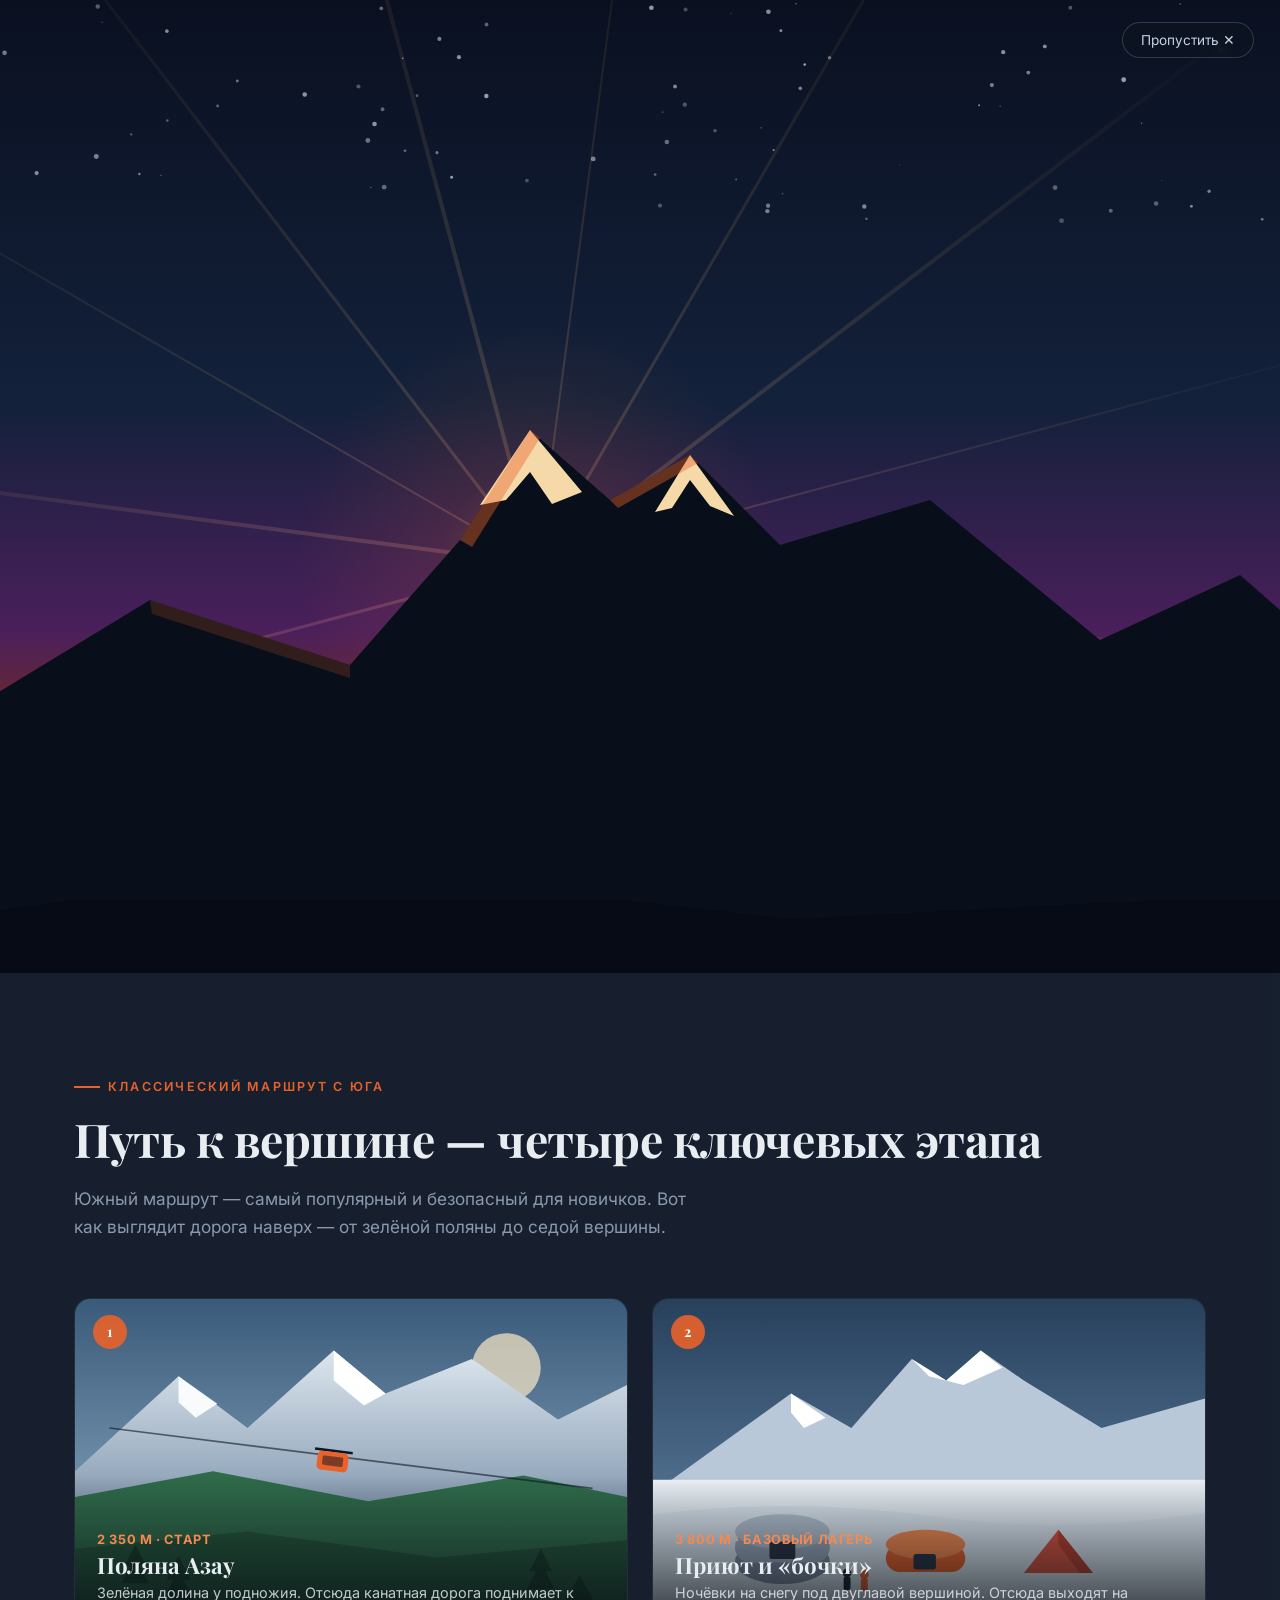
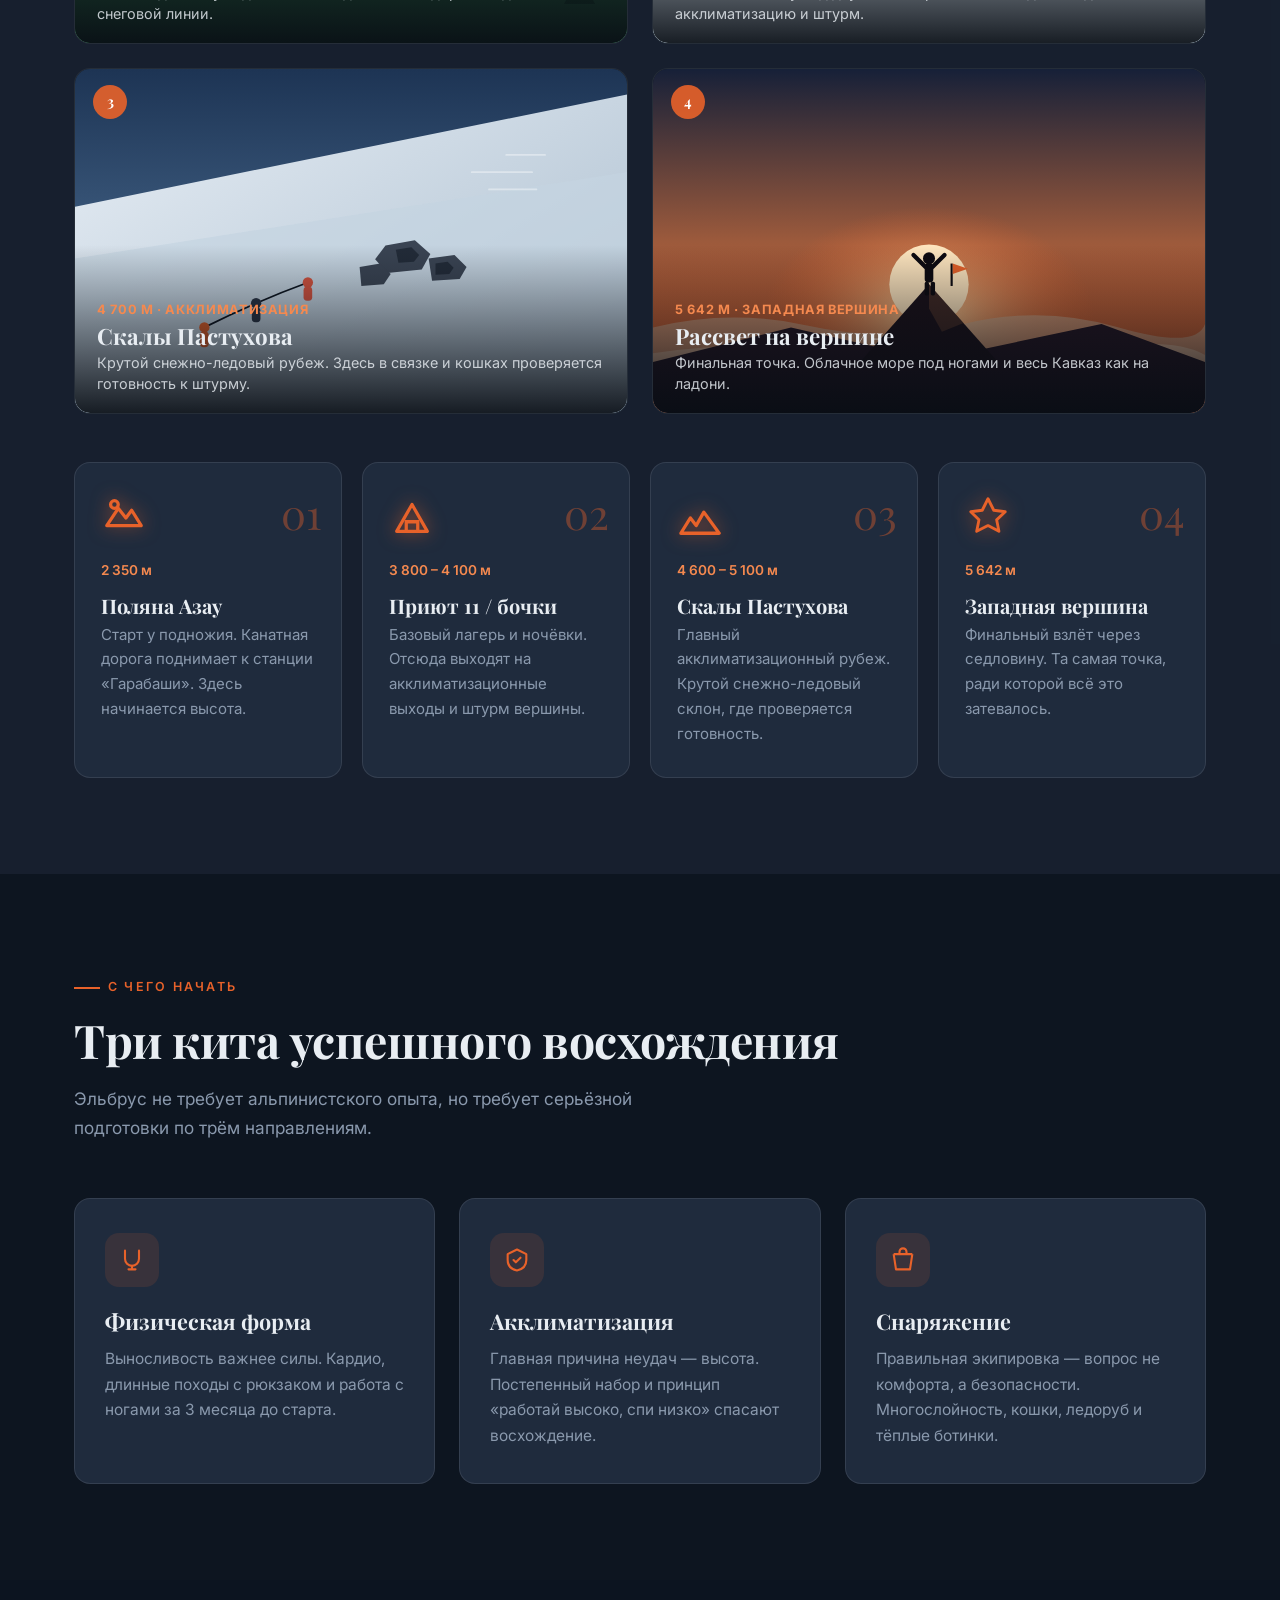
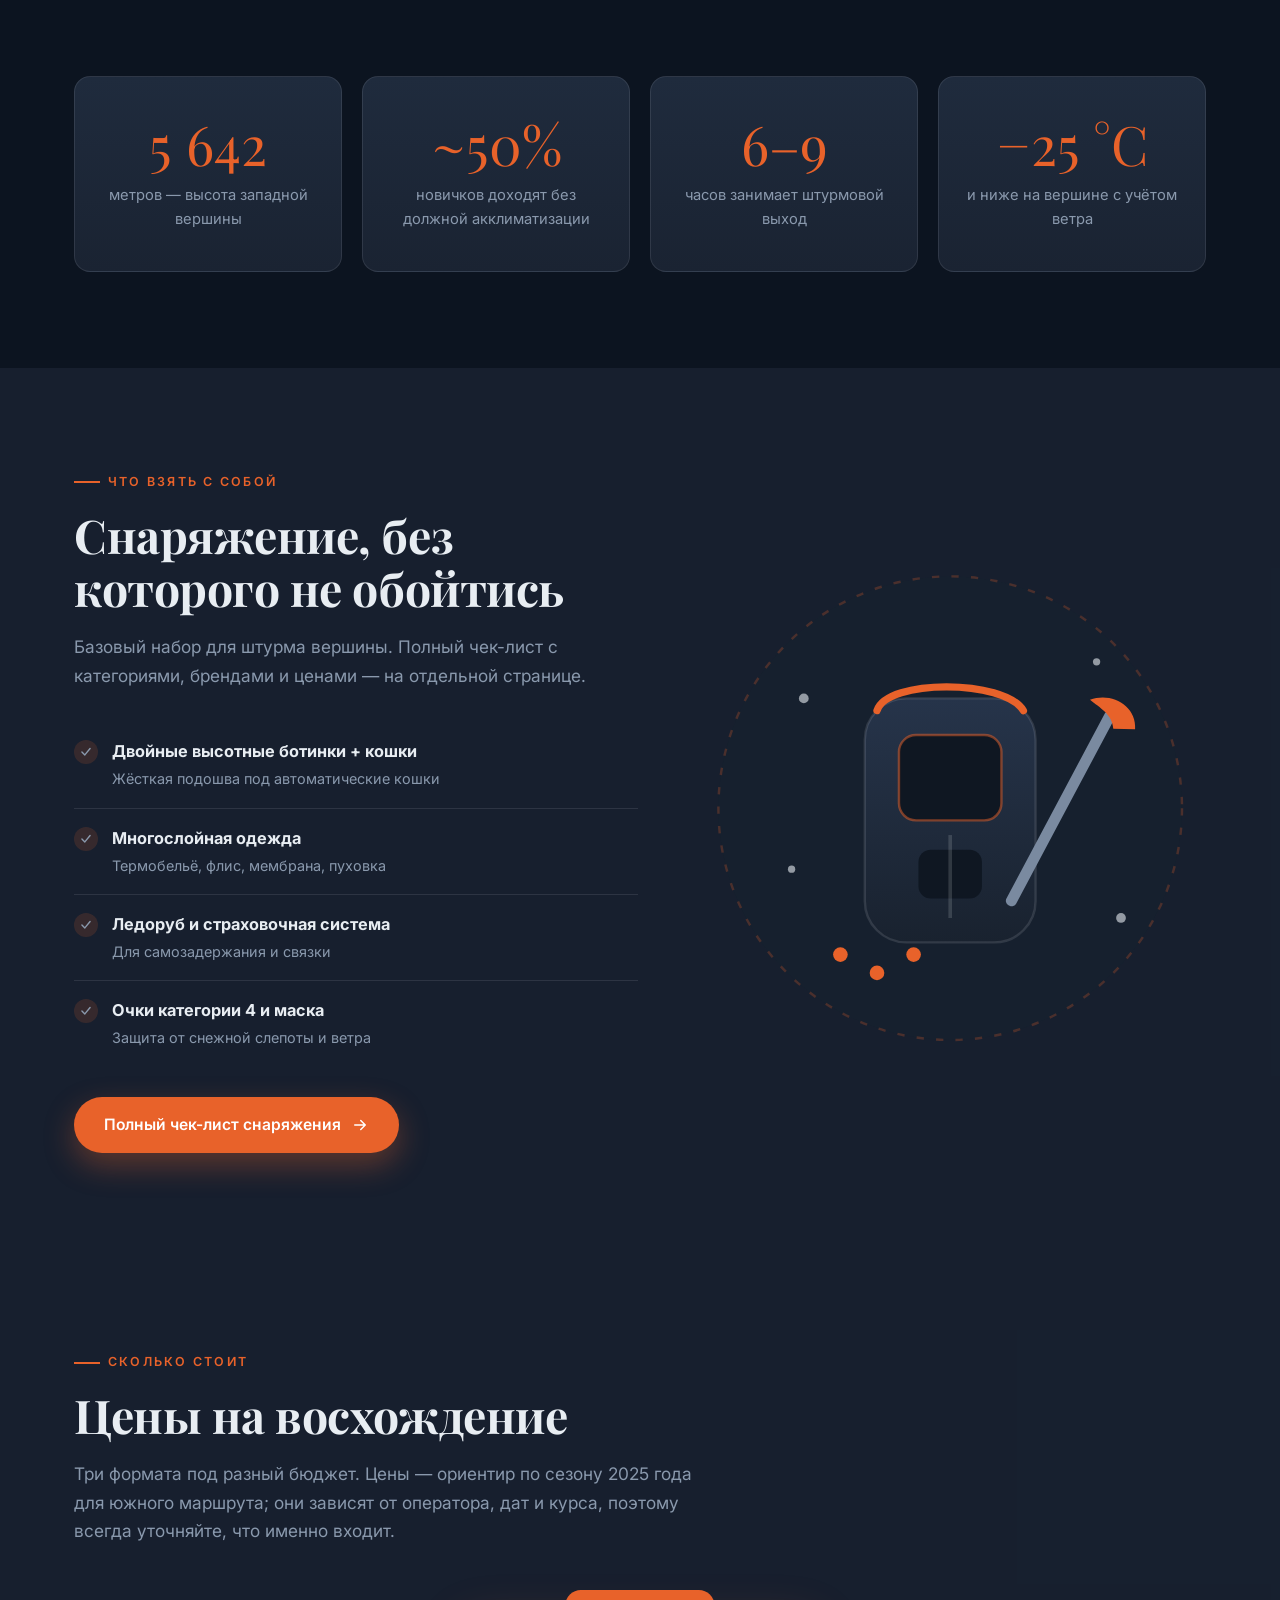
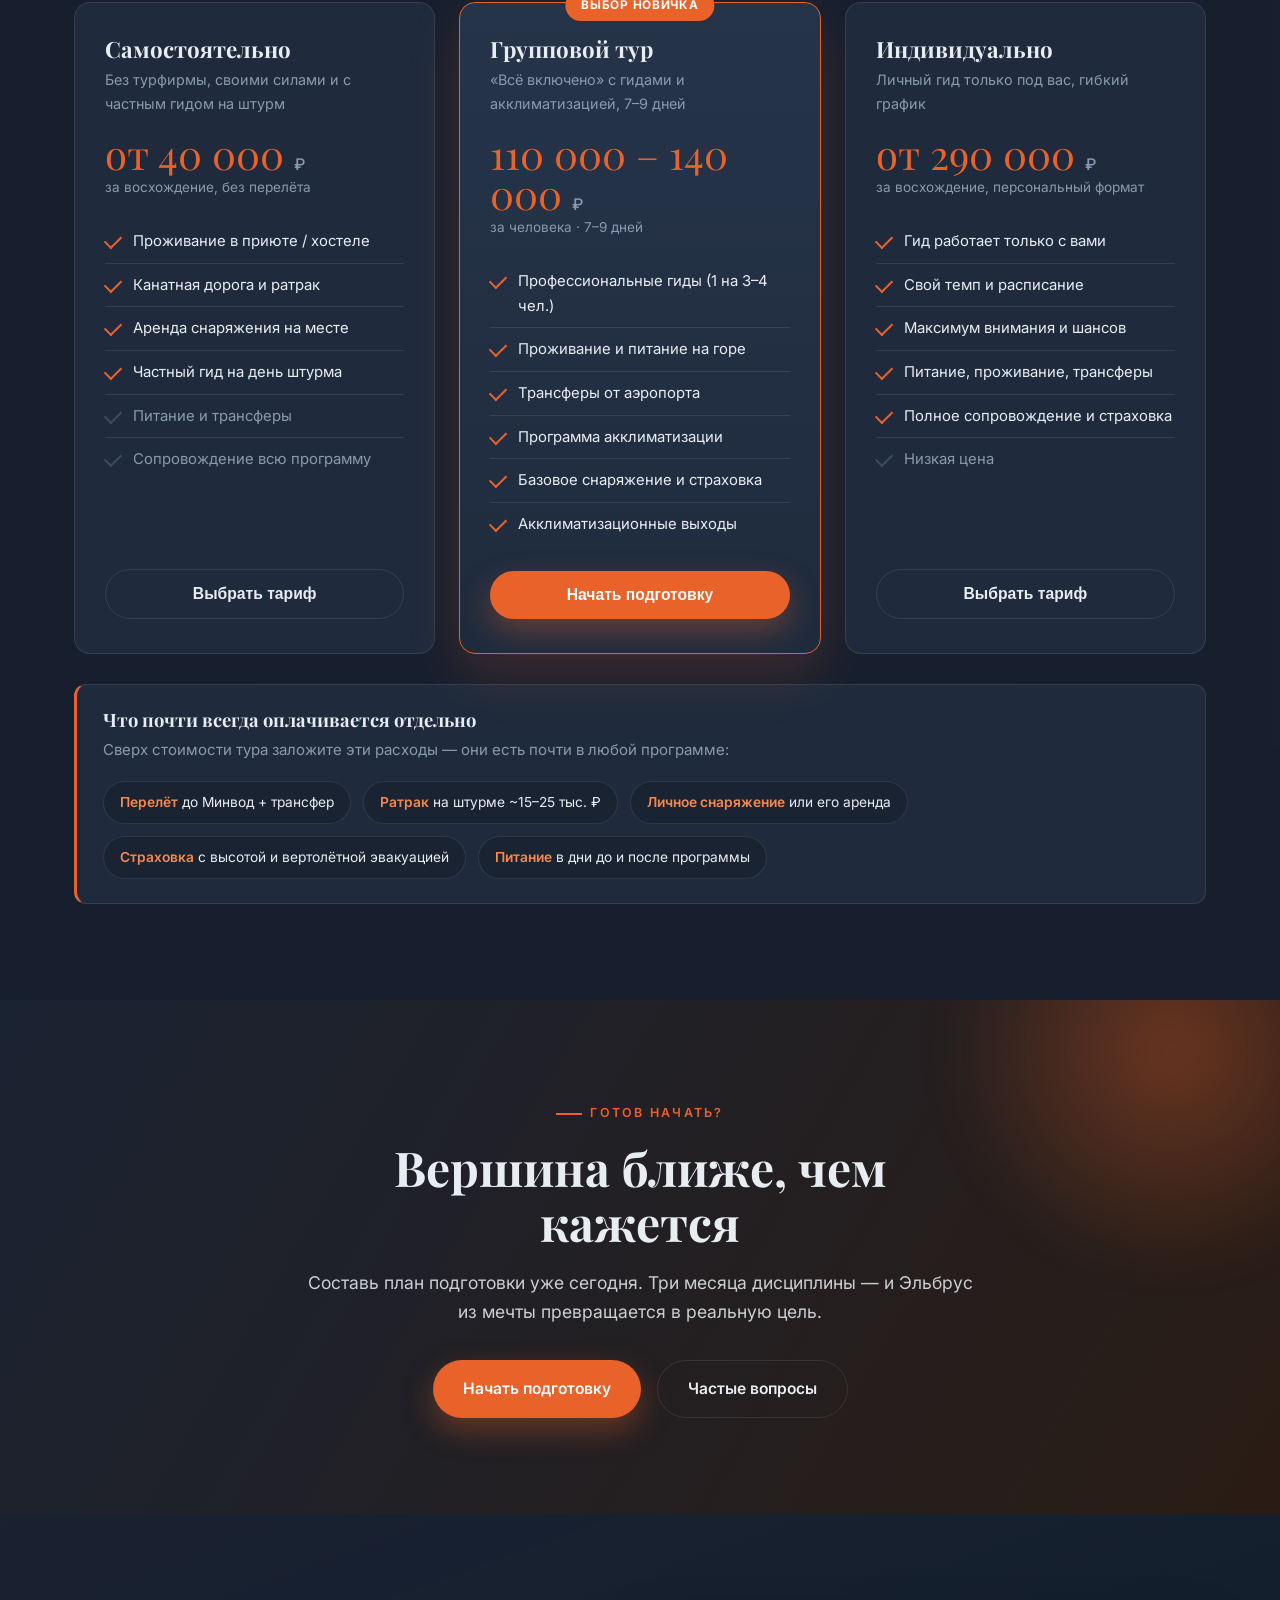
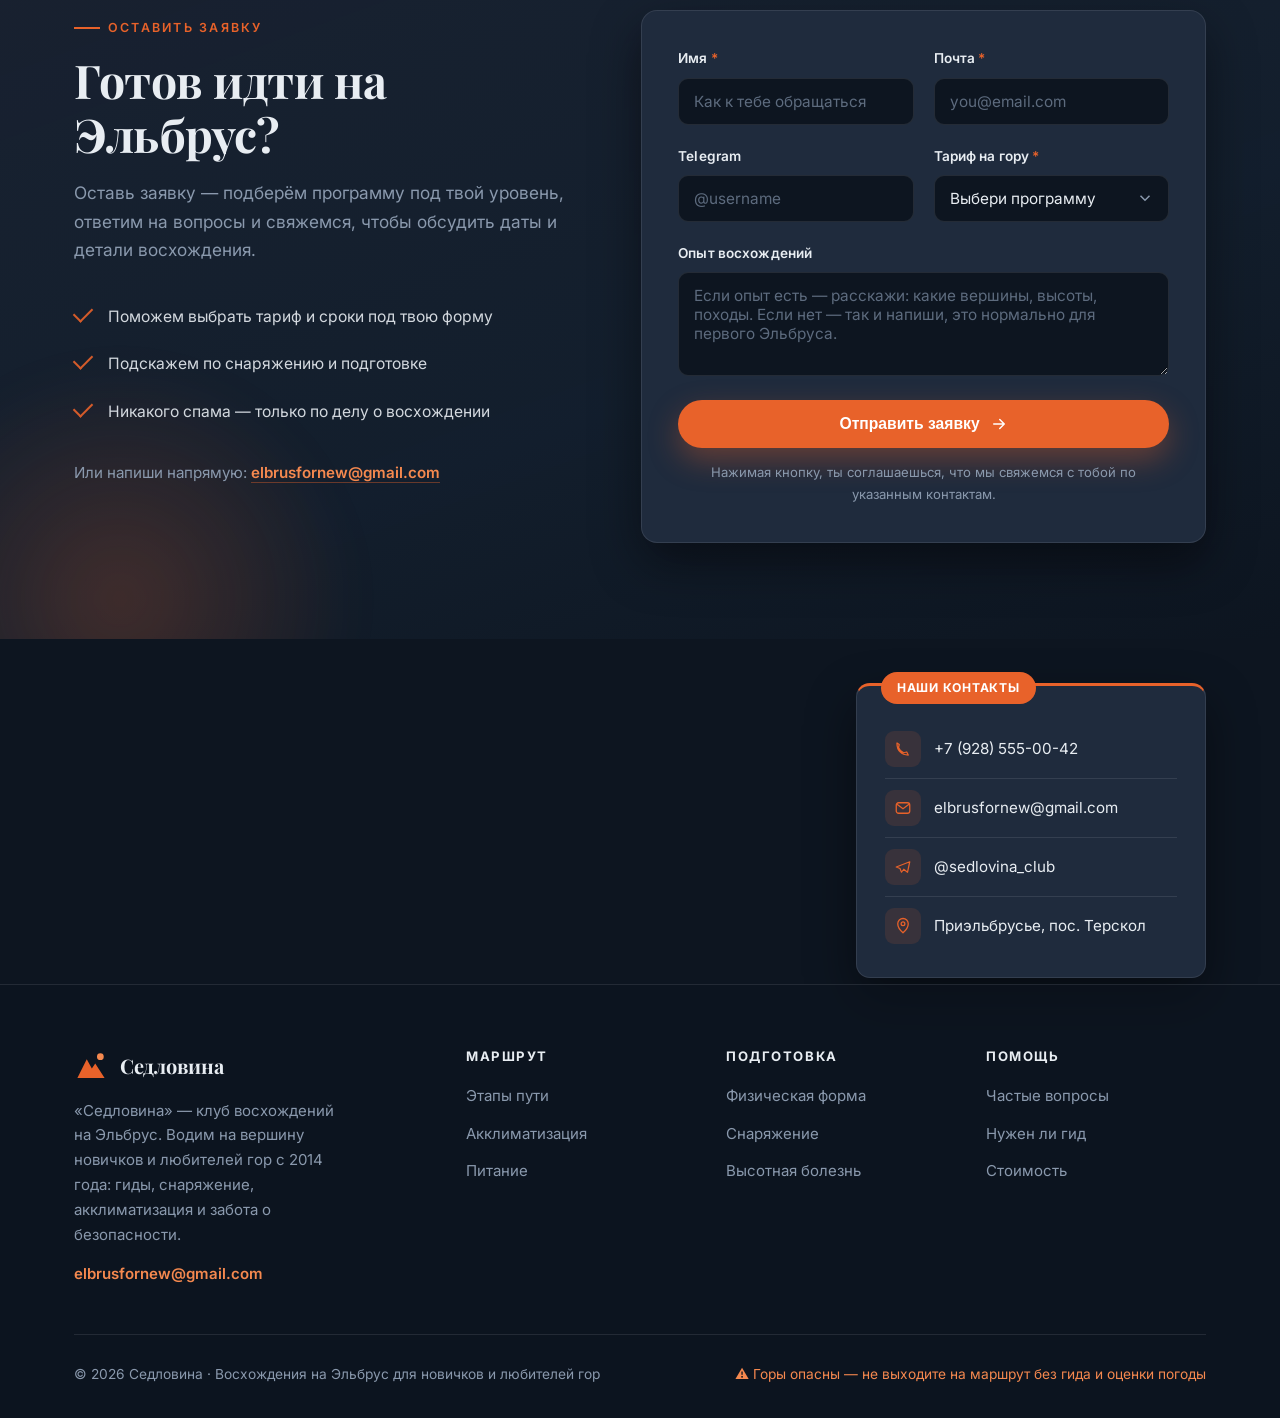
<file: index.html>
<!DOCTYPE html>
<html lang="ru">
<head>
  <meta charset="UTF-8" />
  <meta name="viewport" content="width=device-width, initial-scale=1.0" />
  <title>Седловина — восхождения на Эльбрус для новичков и любителей гор</title>
  <meta name="description" content="«Седловина» — клуб восхождений на Эльбрус (5642 м). Туры с гидами для новичков и любителей гор: подготовка, снаряжение, акклиматизация, цены и заявка." />
  <link rel="preconnect" href="https://fonts.googleapis.com" />
  <link rel="preconnect" href="https://fonts.gstatic.com" crossorigin />
  <link href="https://fonts.googleapis.com/css2?family=Playfair+Display:wght@600;700;800&family=Inter:wght@400;500;600;700&display=swap" rel="stylesheet" />
  <link rel="stylesheet" href="style.css" />
  <link rel="icon" href="data:image/svg+xml,<svg xmlns='http://www.w3.org/2000/svg' viewBox='0 0 32 32'><polygon points='16,4 28,28 4,28' fill='%23E8622A'/></svg>" />
</head>
<body>

  <!-- ===== NAV ===== -->
  <header class="nav">
    <div class="container nav-inner">
      <a href="index.html" class="brand">
        <svg class="brand-mark" viewBox="0 0 40 40" fill="none" xmlns="http://www.w3.org/2000/svg">
          <path d="M4 34L15 12l6 11 4-6 11 17H4z" fill="#E8622A"/>
          <path d="M15 12l6 11-3.5.5L13 16l2-4z" fill="#fff" fill-opacity=".85"/>
          <circle cx="31" cy="9" r="4" fill="#f5894f"/>
        </svg>
        <span>Седловина</span>
      </a>
      <nav>
        <ul class="nav-links">
          <li><a href="index.html" class="active">Главная</a></li>
          <li><a href="preparation.html">Подготовка</a></li>
          <li><a href="gear.html">Снаряжение</a></li>
          <li><a href="#pricing">Цены</a></li>
          <li><a href="faq.html">Вопросы</a></li>
          <li class="nav-cta"><a href="#apply" class="btn btn-primary">Начать подготовку</a></li>
        </ul>
      </nav>
      <button class="nav-toggle" aria-label="Меню" aria-expanded="false">
        <span></span><span></span><span></span>
      </button>
    </div>
  </header>

  <!-- ===== HERO ===== -->
  <section class="hero">
    <div class="hero-art" aria-hidden="true">
      <!-- финальный кадр интро: та же гора плавно переходит на герой -->
      <svg viewBox="0 0 1440 900" preserveAspectRatio="xMidYMax slice" xmlns="http://www.w3.org/2000/svg">
        <defs>
          <linearGradient id="hSky" x1="0" y1="0" x2="0" y2="1">
            <stop offset="0" stop-color="#0A1020"/>
            <stop offset="0.45" stop-color="#1A2845"/>
            <stop offset="0.70" stop-color="#6B2D8A"/>
            <stop offset="0.86" stop-color="#C44A1A"/>
            <stop offset="1" stop-color="#E8622A"/>
          </linearGradient>
          <radialGradient id="hSun" cx="0.5" cy="0.5" r="0.5">
            <stop offset="0" stop-color="#FFD9A0"/>
            <stop offset="0.45" stop-color="#FFB347"/>
            <stop offset="1" stop-color="#E8622A"/>
          </radialGradient>
          <radialGradient id="hGlow" cx="0.5" cy="0.5" r="0.5">
            <stop offset="0" stop-color="#FFB347" stop-opacity="0.5"/>
            <stop offset="0.5" stop-color="#E8622A" stop-opacity="0.18"/>
            <stop offset="1" stop-color="#E8622A" stop-opacity="0"/>
          </radialGradient>
          <linearGradient id="hGold" x1="0" y1="0" x2="0" y2="1">
            <stop offset="0" stop-color="#FBE6C0"/>
            <stop offset="1" stop-color="#E8A765"/>
          </linearGradient>
        </defs>
        <rect width="1440" height="900" fill="url(#hSky)"/>
        <!-- утренние звёзды -->
        <g fill="#ffffff" opacity="0.5">
          <circle cx="120" cy="70" r="2"/><circle cx="300" cy="120" r="1.5"/><circle cx="520" cy="60" r="2"/>
          <circle cx="900" cy="90" r="1.5"/><circle cx="1100" cy="150" r="2"/><circle cx="1250" cy="80" r="1.5"/>
          <circle cx="760" cy="140" r="1.5"/><circle cx="180" cy="180" r="1.5"/><circle cx="1330" cy="200" r="1.5"/><circle cx="640" cy="100" r="1.5"/>
        </g>
        <!-- свечение и лучи восхода за горой -->
        <circle cx="605" cy="470" r="360" fill="url(#hGlow)"/>
        <g stroke="#FFB347" stroke-opacity="0.16" stroke-width="3">
          <path d="M605 470 L240 60"/><path d="M605 470 L470 -40"/><path d="M605 470 L720 -40"/><path d="M605 470 L980 80"/>
          <path d="M605 470 L120 360"/><path d="M605 470 L1180 300"/><path d="M605 470 L1320 470"/><path d="M605 470 L40 520"/>
        </g>
        <circle cx="605" cy="470" r="92" fill="url(#hSun)"/>
        <!-- силуэт Эльбруса (тот же, что в интро) -->
        <path d="M0 900 L0 740 L230 600 L430 665 L540 540 L610 430 L690 500 L770 455 L860 545 L1010 500 L1180 640 L1320 575 L1440 680 L1440 900 Z" fill="#080F1A"/>
        <!-- золотые снежные шапки (shimmer) -->
        <path class="snowcap" d="M560 505 L610 430 L662 492 L632 504 L610 472 L586 500 Z" fill="url(#hGold)"/>
        <path class="snowcap" d="M735 512 L770 455 L814 516 L790 506 L770 480 L752 508 Z" fill="url(#hGold)"/>
        <!-- оранжевый rim-light на солнечных склонах -->
        <g fill="#E8622A" fill-opacity="0.42">
          <path d="M540 540 L610 430 L620 438 L552 547 Z"/>
          <path d="M690 500 L770 455 L778 463 L698 508 Z"/>
          <path d="M230 600 L430 665 L430 678 L232 614 Z" fill-opacity="0.18"/>
        </g>
        <!-- затемнение переднего плана -->
        <path d="M0 900 L0 860 L420 800 L860 850 L1440 820 L1440 900 Z" fill="#060B14" opacity="0.85"/>
      </svg>
    </div>
    <div class="container">
      <div class="hero-inner reveal">
        <span class="eyebrow">Клуб восхождений на Эльбрус · 5 642 м</span>
        <h1>Взойди на <span class="accent">Эльбрус</span> вместе с нами</h1>
        <p>«Седловина» организует восхождения для новичков и любителей гор: подготовка, аренда снаряжения, опытные гиды и безопасный маршрут с юга — от поляны Азау до вершины на рассвете.</p>
        <div class="hero-actions">
          <a href="#apply" class="btn btn-primary">
            Начать подготовку
            <svg width="18" height="18" viewBox="0 0 24 24" fill="none"><path d="M5 12h14M13 6l6 6-6 6" stroke="currentColor" stroke-width="2" stroke-linecap="round" stroke-linejoin="round"/></svg>
          </a>
          <a href="#route" class="btn btn-ghost">Изучить маршрут</a>
        </div>
        <div class="hero-meta">
          <div><span data-count="5642">5 642</span><small>метров над уровнем моря</small></div>
          <div><span>~7 дней</span><small>программа с акклиматизацией</small></div>
          <div><span>2 пика</span><small>западный и восточный</small></div>
        </div>
      </div>
    </div>
  </section>

  <!-- ===== ROUTE ===== -->
  <section class="section route" id="route">
    <div class="container">
      <div class="reveal">
        <span class="eyebrow">Классический маршрут с юга</span>
        <h2 class="section-title">Путь к вершине — четыре ключевых этапа</h2>
        <p class="section-lead">Южный маршрут — самый популярный и безопасный для новичков. Вот как выглядит дорога наверх — от зелёной поляны до седой вершины.</p>
      </div>

      <!-- фото маршрута -->
      <div class="gallery">
        <figure class="photo reveal">
          <span class="photo-num">1</span>
          <svg viewBox="0 0 640 400" preserveAspectRatio="xMidYMid slice" role="img" aria-label="Поляна Азау">
            <defs>
              <linearGradient id="az-sky" x1="0" y1="0" x2="0" y2="1"><stop offset="0" stop-color="#3a5a7a"/><stop offset="1" stop-color="#9fc0d4"/></linearGradient>
              <linearGradient id="az-mt" x1="0" y1="0" x2="0" y2="1"><stop offset="0" stop-color="#dce6ee"/><stop offset="1" stop-color="#7d93ab"/></linearGradient>
            </defs>
            <rect width="640" height="400" fill="url(#az-sky)"/>
            <circle cx="500" cy="80" r="40" fill="#fbe8c8" opacity=".7"/>
            <path d="M0 200 L120 90 L200 150 L300 60 L360 110 L460 70 L560 140 L640 100 V260 H0Z" fill="url(#az-mt)"/>
            <path d="M300 60 L360 110 L335 124 L300 95Z" fill="#fff"/>
            <path d="M120 90 L165 122 L140 138 L120 120Z" fill="#fff" opacity=".9"/>
            <path d="M0 230 L160 200 L340 235 L520 205 L640 230 V400 H0Z" fill="#2f6b4a"/>
            <path d="M0 290 L200 270 L420 300 L640 280 V400 H0Z" fill="#245539"/>
            <g fill="#173d29"><path d="M70 300 l16 30 h-32z"/><path d="M70 285 l13 26 h-26z"/><path d="M120 315 l18 34 h-36z"/><path d="M120 298 l14 28 h-28z"/><path d="M540 305 l16 32 h-32z"/><path d="M540 290 l13 26 h-26z"/><path d="M585 320 l18 34 h-36z"/></g>
            <line x1="40" y1="150" x2="600" y2="220" stroke="#0d1520" stroke-width="2" opacity=".6"/>
            <g transform="translate(300,178) rotate(7)"><rect x="-22" y="-3" width="44" height="3" fill="#0d1520"/><rect x="-18" y="0" width="36" height="22" rx="5" fill="#E8622A"/><rect x="-12" y="5" width="24" height="11" rx="2" fill="#0f1722" opacity=".5"/></g>
          </svg>
          <figcaption class="photo-cap"><span class="alt">2 350 м · старт</span><h4>Поляна Азау</h4><p>Зелёная долина у подножия. Отсюда канатная дорога поднимает к снеговой линии.</p></figcaption>
        </figure>

        <figure class="photo reveal">
          <span class="photo-num">2</span>
          <svg viewBox="0 0 640 400" preserveAspectRatio="xMidYMid slice" role="img" aria-label="Приют на снегу">
            <defs>
              <linearGradient id="pr-sky" x1="0" y1="0" x2="0" y2="1"><stop offset="0" stop-color="#27405c"/><stop offset="1" stop-color="#6f93b4"/></linearGradient>
              <linearGradient id="pr-snow" x1="0" y1="0" x2="0" y2="1"><stop offset="0" stop-color="#eef4f9"/><stop offset="1" stop-color="#c2d2e0"/></linearGradient>
            </defs>
            <rect width="640" height="400" fill="url(#pr-sky)"/>
            <path d="M-20 240 L160 110 L230 150 L300 70 L340 95 L380 60 L430 95 L520 150 L660 110 V260 H-20Z" fill="#b9c8d8"/>
            <path d="M300 70 L340 95 L380 60 L405 80 L360 100 L320 90Z" fill="#fff"/>
            <path d="M160 110 L200 138 L175 150 L160 132Z" fill="#fff"/>
            <rect y="210" width="640" height="190" fill="url(#pr-snow)"/>
            <path d="M0 250 Q160 230 320 252 T640 248 V400 H0Z" fill="#dbe6ef"/>
            <g><ellipse cx="150" cy="305" rx="55" ry="26" fill="#7c8a9f"/><rect x="95" y="270" width="110" height="36" rx="18" fill="#9aa9bd"/><ellipse cx="150" cy="270" rx="55" ry="20" fill="#b3c0d0"/><rect x="135" y="282" width="30" height="20" rx="3" fill="#2a3445"/></g>
            <g><rect x="270" y="285" width="92" height="32" rx="16" fill="#E8622A"/><ellipse cx="316" cy="285" rx="46" ry="17" fill="#f5894f"/><rect x="302" y="296" width="26" height="18" rx="3" fill="#2a3445"/></g>
            <path d="M430 318 L470 268 L510 318Z" fill="#d4533f"/><path d="M470 268 L510 318 L495 318 L470 285Z" fill="#b8402f"/>
            <g fill="#1a2433"><circle cx="225" cy="318" r="5"/><rect x="221" y="322" width="8" height="16" rx="3"/></g>
            <g fill="#E8622A"><circle cx="245" cy="320" r="5"/><rect x="241" y="324" width="8" height="15" rx="3"/></g>
          </svg>
          <figcaption class="photo-cap"><span class="alt">3 800 м · базовый лагерь</span><h4>Приют и «бочки»</h4><p>Ночёвки на снегу под двуглавой вершиной. Отсюда выходят на акклиматизацию и штурм.</p></figcaption>
        </figure>

        <figure class="photo reveal">
          <span class="photo-num">3</span>
          <svg viewBox="0 0 640 400" preserveAspectRatio="xMidYMid slice" role="img" aria-label="Скалы Пастухова">
            <defs>
              <linearGradient id="ps-sky" x1="0" y1="0" x2="0" y2="1"><stop offset="0" stop-color="#1d3454"/><stop offset="1" stop-color="#5b80a6"/></linearGradient>
              <linearGradient id="ps-slope" x1="0" y1="0" x2="1" y2="1"><stop offset="0" stop-color="#e7eef5"/><stop offset="1" stop-color="#a9bccd"/></linearGradient>
            </defs>
            <rect width="640" height="400" fill="url(#ps-sky)"/>
            <path d="M0 400 L0 160 L640 30 L640 400Z" fill="url(#ps-slope)"/>
            <path d="M0 400 L0 220 L640 120 L640 400Z" fill="#c5d4e2" opacity=".7"/>
            <g fill="#3a4453"><path d="M360 205 l34 -6 18 16 -10 18 -40 4 -14 -16z"/><path d="M410 220 l30 -4 14 14 -8 14 -32 2z"/><path d="M330 230 l24 -4 12 12 -8 12 -26 2z"/></g>
            <g fill="#222b38"><path d="M372 210 l18 -3 9 9 -6 8 -18 1z"/><path d="M418 226 l14 -2 7 7 -5 7 -16 1z"/></g>
            <g stroke="#0d1520" stroke-width="2" fill="none"><path d="M150 300 Q180 285 210 272 T270 248"/></g>
            <g fill="#E8622A"><circle cx="150" cy="300" r="6"/><rect x="145" y="305" width="10" height="18" rx="4"/></g>
            <g fill="#2a3445"><circle cx="210" cy="272" r="6"/><rect x="205" y="277" width="10" height="17" rx="4"/></g>
            <g fill="#d4533f"><circle cx="270" cy="248" r="6"/><rect x="265" y="253" width="10" height="16" rx="4"/></g>
            <g stroke="#fff" stroke-width="2" opacity=".4" stroke-linecap="round"><path d="M460 120 h70"/><path d="M480 140 h55"/><path d="M500 100 h45"/></g>
          </svg>
          <figcaption class="photo-cap"><span class="alt">4 700 м · акклиматизация</span><h4>Скалы Пастухова</h4><p>Крутой снежно-ледовый рубеж. Здесь в связке и кошках проверяется готовность к штурму.</p></figcaption>
        </figure>

        <figure class="photo reveal">
          <span class="photo-num">4</span>
          <svg viewBox="0 0 640 400" preserveAspectRatio="xMidYMid slice" role="img" aria-label="Вершина на рассвете">
            <defs>
              <linearGradient id="sm-sky" x1="0" y1="0" x2="0" y2="1"><stop offset="0" stop-color="#162038"/><stop offset=".5" stop-color="#9c5a3c"/><stop offset="1" stop-color="#E8622A"/></linearGradient>
              <radialGradient id="sm-sun" cx=".5" cy=".62" r=".4"><stop offset="0" stop-color="#ffd9a0"/><stop offset="1" stop-color="#E8622A" stop-opacity="0"/></radialGradient>
            </defs>
            <rect width="640" height="400" fill="url(#sm-sky)"/>
            <ellipse cx="320" cy="250" rx="240" ry="160" fill="url(#sm-sun)"/>
            <circle cx="320" cy="250" r="46" fill="#ffe6bf"/>
            <path d="M0 300 Q90 278 180 298 T360 296 T540 300 T640 296 V400 H0Z" fill="#cdb39a" opacity=".55"/>
            <path d="M0 330 Q120 312 240 330 T480 328 T640 332 V400 H0Z" fill="#e9d2b6" opacity=".5"/>
            <path d="M0 400 L0 340 L160 300 L300 332 L320 300 L360 330 L520 296 L640 340 V400Z" fill="#241522"/>
            <path d="M240 340 L320 250 L400 340Z" fill="#1a1018"/>
            <path d="M320 250 L360 295 L335 305 L320 278Z" fill="#5a3a2a" opacity=".6"/>
            <g transform="translate(320,250)" fill="#0d0a10"><circle cx="0" cy="-30" r="7"/><rect x="-5" y="-24" width="10" height="22" rx="4"/><path d="M-4 -20 L-18 -34" stroke="#0d0a10" stroke-width="5" stroke-linecap="round"/><path d="M4 -20 L18 -34" stroke="#0d0a10" stroke-width="5" stroke-linecap="round"/><rect x="-5" y="-3" width="5" height="16" rx="2"/><rect x="2" y="-3" width="5" height="16" rx="2"/></g>
            <g transform="translate(345,228)"><rect x="0" y="-2" width="2.5" height="26" fill="#0d0a10"/><path d="M2.5 -2 L20 4 L2.5 10Z" fill="#E8622A"/></g>
          </svg>
          <figcaption class="photo-cap"><span class="alt">5 642 м · западная вершина</span><h4>Рассвет на вершине</h4><p>Финальная точка. Облачное море под ногами и весь Кавказ как на ладони.</p></figcaption>
        </figure>
      </div>

      <div class="stages" style="margin-top:48px">
        <article class="stage reveal">
          <svg class="stage-icon" viewBox="0 0 24 24" fill="none"><path d="M3 17l6-9 4 5 3-4 5 8H3z" stroke="currentColor" stroke-width="1.7" stroke-linejoin="round"/><circle cx="7" cy="6" r="2" stroke="currentColor" stroke-width="1.7"/></svg>
          <span class="alt">2 350 м</span>
          <h3>Поляна Азау</h3>
          <p>Старт у подножия. Канатная дорога поднимает к станции «Гарабаши». Здесь начинается высота.</p>
        </article>
        <article class="stage reveal">
          <svg class="stage-icon" viewBox="0 0 24 24" fill="none"><path d="M4 20l8-14 8 14H4z" stroke="currentColor" stroke-width="1.7" stroke-linejoin="round"/><path d="M9 20v-5h6v5" stroke="currentColor" stroke-width="1.7"/></svg>
          <span class="alt">3 800 – 4 100 м</span>
          <h3>Приют 11 / бочки</h3>
          <p>Базовый лагерь и ночёвки. Отсюда выходят на акклиматизационные выходы и штурм вершины.</p>
        </article>
        <article class="stage reveal">
          <svg class="stage-icon" viewBox="0 0 24 24" fill="none"><path d="M2 21l5-8 3 4 4-7 8 11H2z" stroke="currentColor" stroke-width="1.7" stroke-linejoin="round"/></svg>
          <span class="alt">4 600 – 5 100 м</span>
          <h3>Скалы Пастухова</h3>
          <p>Главный акклиматизационный рубеж. Крутой снежно-ледовый склон, где проверяется готовность.</p>
        </article>
        <article class="stage reveal">
          <svg class="stage-icon" viewBox="0 0 24 24" fill="none"><path d="M12 3l3 6 6 .8-4.5 4.2 1.2 6L12 17l-5.9 3 1.2-6L3 9.8 9 9z" stroke="currentColor" stroke-width="1.5" stroke-linejoin="round"/></svg>
          <span class="alt">5 642 м</span>
          <h3>Западная вершина</h3>
          <p>Финальный взлёт через седловину. Та самая точка, ради которой всё это затевалось.</p>
        </article>
      </div>
    </div>
  </section>

  <!-- ===== PREP CARDS ===== -->
  <section class="section">
    <div class="container">
      <div class="reveal">
        <span class="eyebrow">С чего начать</span>
        <h2 class="section-title">Три кита успешного восхождения</h2>
        <p class="section-lead">Эльбрус не требует альпинистского опыта, но требует серьёзной подготовки по трём направлениям.</p>
      </div>
      <div class="cards">
        <article class="card reveal">
          <div class="card-icon"><svg viewBox="0 0 24 24" fill="none"><path d="M6 4v7a6 6 0 0012 0V4" stroke="currentColor" stroke-width="1.8" stroke-linecap="round"/><path d="M9 20h6M12 17v3" stroke="currentColor" stroke-width="1.8" stroke-linecap="round"/></svg></div>
          <h3>Физическая форма</h3>
          <p>Выносливость важнее силы. Кардио, длинные походы с рюкзаком и работа с ногами за 3 месяца до старта.</p>
        </article>
        <article class="card reveal">
          <div class="card-icon"><svg viewBox="0 0 24 24" fill="none"><path d="M12 3l8 4v5c0 5-3.5 8-8 9-4.5-1-8-4-8-9V7l8-4z" stroke="currentColor" stroke-width="1.8" stroke-linejoin="round"/><path d="M9 12l2 2 4-4" stroke="currentColor" stroke-width="1.8" stroke-linecap="round" stroke-linejoin="round"/></svg></div>
          <h3>Акклиматизация</h3>
          <p>Главная причина неудач — высота. Постепенный набор и принцип «работай высоко, спи низко» спасают восхождение.</p>
        </article>
        <article class="card reveal">
          <div class="card-icon"><svg viewBox="0 0 24 24" fill="none"><path d="M4 7h16M4 7l2 13h12l2-13M9 7V5a3 3 0 016 0v2" stroke="currentColor" stroke-width="1.8" stroke-linejoin="round"/></svg></div>
          <h3>Снаряжение</h3>
          <p>Правильная экипировка — вопрос не комфорта, а безопасности. Многослойность, кошки, ледоруб и тёплые ботинки.</p>
        </article>
      </div>
    </div>
  </section>

  <!-- ===== STATS ===== -->
  <section class="section stats">
    <div class="container">
      <div class="stats-grid">
        <div class="stat reveal"><div class="num" data-count="5642">5 642</div><div class="label">метров — высота западной вершины</div></div>
        <div class="stat reveal"><div class="num">~50%</div><div class="label">новичков доходят без должной акклиматизации</div></div>
        <div class="stat reveal"><div class="num">6–9</div><div class="label">часов занимает штурмовой выход</div></div>
        <div class="stat reveal"><div class="num">−25 °C</div><div class="label">и ниже на вершине с учётом ветра</div></div>
      </div>
    </div>
  </section>

  <!-- ===== GEAR PREVIEW ===== -->
  <section class="section gear">
    <div class="container">
      <div class="gear-wrap">
        <div class="reveal">
          <span class="eyebrow">Что взять с собой</span>
          <h2 class="section-title">Снаряжение, без которого не обойтись</h2>
          <p class="section-lead" style="margin-bottom:32px">Базовый набор для штурма вершины. Полный чек-лист с категориями, брендами и ценами — на отдельной странице.</p>
          <ul class="gear-list">
            <li>
              <span class="gear-check"><svg width="14" height="14" viewBox="0 0 24 24" fill="none"><path d="M5 12l5 5 9-11" stroke="currentColor" stroke-width="2.4" stroke-linecap="round" stroke-linejoin="round"/></svg></span>
              <div><strong>Двойные высотные ботинки + кошки</strong><span>Жёсткая подошва под автоматические кошки</span></div>
            </li>
            <li>
              <span class="gear-check"><svg width="14" height="14" viewBox="0 0 24 24" fill="none"><path d="M5 12l5 5 9-11" stroke="currentColor" stroke-width="2.4" stroke-linecap="round" stroke-linejoin="round"/></svg></span>
              <div><strong>Многослойная одежда</strong><span>Термобельё, флис, мембрана, пуховка</span></div>
            </li>
            <li>
              <span class="gear-check"><svg width="14" height="14" viewBox="0 0 24 24" fill="none"><path d="M5 12l5 5 9-11" stroke="currentColor" stroke-width="2.4" stroke-linecap="round" stroke-linejoin="round"/></svg></span>
              <div><strong>Ледоруб и страховочная система</strong><span>Для самозадержания и связки</span></div>
            </li>
            <li>
              <span class="gear-check"><svg width="14" height="14" viewBox="0 0 24 24" fill="none"><path d="M5 12l5 5 9-11" stroke="currentColor" stroke-width="2.4" stroke-linecap="round" stroke-linejoin="round"/></svg></span>
              <div><strong>Очки категории 4 и маска</strong><span>Защита от снежной слепоты и ветра</span></div>
            </li>
          </ul>
          <a href="gear.html" class="btn btn-primary" style="margin-top:30px">Полный чек-лист снаряжения
            <svg width="18" height="18" viewBox="0 0 24 24" fill="none"><path d="M5 12h14M13 6l6 6-6 6" stroke="currentColor" stroke-width="2" stroke-linecap="round" stroke-linejoin="round"/></svg>
          </a>
        </div>
        <div class="gear-figure reveal" aria-hidden="true">
          <svg viewBox="0 0 420 420" xmlns="http://www.w3.org/2000/svg">
            <defs>
              <linearGradient id="bag" x1="0" y1="0" x2="0" y2="1"><stop offset="0" stop-color="#26344a"/><stop offset="1" stop-color="#19222f"/></linearGradient>
            </defs>
            <circle cx="210" cy="210" r="190" fill="#16202e"/>
            <circle cx="210" cy="210" r="190" fill="none" stroke="rgba(232,98,42,.25)" stroke-width="2" stroke-dasharray="6 10"/>
            <!-- backpack -->
            <rect x="140" y="120" width="140" height="200" rx="34" fill="url(#bag)" stroke="rgba(232,237,242,.12)" stroke-width="2"/>
            <rect x="168" y="150" width="84" height="70" rx="14" fill="#0f1722"/>
            <rect x="168" y="150" width="84" height="70" rx="14" fill="none" stroke="rgba(232,98,42,.5)" stroke-width="2"/>
            <path d="M150 130c8-26 104-26 120 0" fill="none" stroke="#E8622A" stroke-width="6" stroke-linecap="round"/>
            <rect x="184" y="244" width="52" height="40" rx="10" fill="#0f1722"/>
            <line x1="210" y1="232" x2="210" y2="300" stroke="rgba(232,237,242,.15)" stroke-width="3"/>
            <!-- ice axe -->
            <g transform="rotate(28 300 210)">
              <rect x="296" y="120" width="9" height="180" rx="4" fill="#7a8aa0"/>
              <path d="M280 120c12-14 36-14 44 4l-16 8c-6-10-18-10-28-12z" fill="#E8622A"/>
            </g>
            <!-- crampon dots -->
            <g fill="#E8622A">
              <circle cx="120" cy="330" r="6"/><circle cx="150" cy="345" r="6"/><circle cx="180" cy="330" r="6"/>
            </g>
            <!-- snow particles -->
            <g fill="#E8EDF2" opacity=".6"><circle cx="90" cy="120" r="4"/><circle cx="330" cy="90" r="3"/><circle cx="350" cy="300" r="4"/><circle cx="80" cy="260" r="3"/></g>
          </svg>
        </div>
      </div>
    </div>
  </section>

  <!-- ===== PRICING ===== -->
  <section class="section pricing" id="pricing">
    <div class="container">
      <div class="reveal">
        <span class="eyebrow">Сколько стоит</span>
        <h2 class="section-title">Цены на восхождение</h2>
        <p class="section-lead">Три формата под разный бюджет. Цены — ориентир по сезону 2025 года для южного маршрута; они зависят от оператора, дат и курса, поэтому всегда уточняйте, что именно входит.</p>
      </div>
      <div class="plans">
        <div class="plan reveal">
          <h3>Самостоятельно</h3>
          <p class="plan-sub">Без турфирмы, своими силами и с частным гидом на штурм</p>
          <div class="amount">от 40 000 <small>₽</small></div>
          <div class="per">за восхождение, без перелёта</div>
          <ul>
            <li>Проживание в приюте / хостеле</li>
            <li>Канатная дорога и ратрак</li>
            <li>Аренда снаряжения на месте</li>
            <li>Частный гид на день штурма</li>
            <li class="no">Питание и трансферы</li>
            <li class="no">Сопровождение всю программу</li>
          </ul>
          <button type="button" class="btn btn-ghost" style="justify-content:center" data-tariff="Самостоятельно">Выбрать тариф</button>
        </div>

        <div class="plan featured reveal">
          <span class="plan-badge">Выбор новичка</span>
          <h3>Групповой тур</h3>
          <p class="plan-sub">«Всё включено» с гидами и акклиматизацией, 7–9 дней</p>
          <div class="amount">110 000 – 140 000 <small>₽</small></div>
          <div class="per">за человека · 7–9 дней</div>
          <ul>
            <li>Профессиональные гиды (1 на 3–4 чел.)</li>
            <li>Проживание и питание на горе</li>
            <li>Трансферы от аэропорта</li>
            <li>Программа акклиматизации</li>
            <li>Базовое снаряжение и страховка</li>
            <li>Акклиматизационные выходы</li>
          </ul>
          <button type="button" class="btn btn-primary" style="justify-content:center" data-tariff="Групповой тур">Начать подготовку</button>
        </div>

        <div class="plan reveal">
          <h3>Индивидуально</h3>
          <p class="plan-sub">Личный гид только под вас, гибкий график</p>
          <div class="amount">от 290 000 <small>₽</small></div>
          <div class="per">за восхождение, персональный формат</div>
          <ul>
            <li>Гид работает только с вами</li>
            <li>Свой темп и расписание</li>
            <li>Максимум внимания и шансов</li>
            <li>Питание, проживание, трансферы</li>
            <li>Полное сопровождение и страховка</li>
            <li class="no">Низкая цена</li>
          </ul>
          <button type="button" class="btn btn-ghost" style="justify-content:center" data-tariff="Индивидуально">Выбрать тариф</button>
        </div>
      </div>

      <div class="price-note reveal">
        <h3 style="font-size:1.15rem;margin-bottom:8px">Что почти всегда оплачивается отдельно</h3>
        <p>Сверх стоимости тура заложите эти расходы — они есть почти в любой программе:</p>
        <div class="extra-costs">
          <span><b>Перелёт</b> до Минвод + трансфер</span>
          <span><b>Ратрак</b> на штурме ~15–25 тыс. ₽</span>
          <span><b>Личное снаряжение</b> или его аренда</span>
          <span><b>Страховка</b> с высотой и вертолётной эвакуацией</span>
          <span><b>Питание</b> в дни до и после программы</span>
        </div>
      </div>
    </div>
  </section>

  <!-- ===== CTA ===== -->
  <section class="section cta">
    <div class="cta-glow" aria-hidden="true"></div>
    <div class="container">
      <div class="cta-inner reveal">
        <span class="eyebrow" style="justify-content:center">Готов начать?</span>
        <h2>Вершина ближе, чем кажется</h2>
        <p>Составь план подготовки уже сегодня. Три месяца дисциплины — и Эльбрус из мечты превращается в реальную цель.</p>
        <div class="hero-actions" style="justify-content:center">
          <a href="#apply" class="btn btn-primary">Начать подготовку</a>
          <a href="faq.html" class="btn btn-ghost">Частые вопросы</a>
        </div>
      </div>
    </div>
  </section>

  <!-- ===== APPLY FORM ===== -->
  <section class="section apply" id="apply">
    <div class="apply-glow" aria-hidden="true"></div>
    <div class="container">
      <div class="apply-wrap">
        <div class="apply-info reveal">
          <span class="eyebrow">Оставить заявку</span>
          <h2 class="section-title">Готов идти на Эльбрус?</h2>
          <p class="section-lead" style="margin-bottom:0">Оставь заявку — подберём программу под твой уровень, ответим на вопросы и свяжемся, чтобы обсудить даты и детали восхождения.</p>
          <ul class="apply-points">
            <li>Поможем выбрать тариф и сроки под твою форму</li>
            <li>Подскажем по снаряжению и подготовке</li>
            <li>Никакого спама — только по делу о восхождении</li>
          </ul>
          <p class="apply-contact">Или напиши напрямую: <a href="mailto:elbrusfornew@gmail.com">elbrusfornew@gmail.com</a></p>
        </div>

        <form class="apply-form reveal" id="applyForm" novalidate>
          <div class="field">
            <label for="f-name">Имя <span class="req">*</span></label>
            <input id="f-name" name="name" type="text" autocomplete="name" placeholder="Как к тебе обращаться" required />
            <span class="err">Укажи имя</span>
          </div>
          <div class="field">
            <label for="f-email">Почта <span class="req">*</span></label>
            <input id="f-email" name="email" type="email" autocomplete="email" placeholder="you@email.com" required />
            <span class="err">Укажи корректную почту</span>
          </div>
          <div class="field">
            <label for="f-tg">Telegram</label>
            <input id="f-tg" name="telegram" type="text" placeholder="@username" />
            <span class="err">Проверь ник</span>
          </div>
          <div class="field">
            <label for="f-tariff">Тариф на гору <span class="req">*</span></label>
            <select id="f-tariff" name="tariff" required>
              <option value="" disabled selected>Выбери программу</option>
              <option value="Самостоятельно">Самостоятельно — от 40 000 ₽</option>
              <option value="Групповой тур">Групповой тур — 110 000–140 000 ₽</option>
              <option value="Индивидуально">Индивидуально — от 290 000 ₽</option>
              <option value="Пока не решил">Пока не решил — нужна консультация</option>
            </select>
            <span class="err">Выбери тариф</span>
          </div>
          <div class="field field-full">
            <label for="f-exp">Опыт восхождений</label>
            <textarea id="f-exp" name="experience" rows="4" placeholder="Если опыт есть — расскажи: какие вершины, высоты, походы. Если нет — так и напиши, это нормально для первого Эльбруса."></textarea>
          </div>
          <button type="submit" class="btn btn-primary apply-submit">Отправить заявку
            <svg width="18" height="18" viewBox="0 0 24 24" fill="none"><path d="M5 12h14M13 6l6 6-6 6" stroke="currentColor" stroke-width="2" stroke-linecap="round" stroke-linejoin="round"/></svg>
          </button>
          <p class="apply-note">Нажимая кнопку, ты соглашаешься, что мы свяжемся с тобой по указанным контактам.</p>
          <div class="apply-success">
            <div class="ok-mark"><svg width="34" height="34" viewBox="0 0 24 24" fill="none"><path d="M5 12l5 5 9-11" stroke="currentColor" stroke-width="2.4" stroke-linecap="round" stroke-linejoin="round"/></svg></div>
            <h3>Спасибо, <span data-name>друг</span>!</h3>
            <p>Заявка принята. Мы свяжемся с тобой по почте или в Telegram, чтобы обсудить детали восхождения.</p>
          </div>
        </form>
      </div>
    </div>
  </section>

  <!-- ===== CONTACTS (угол внизу) ===== -->
  <div class="contacts-strip">
    <div class="container">
      <aside class="contacts-card reveal" id="contacts">
        <span class="contacts-tab">Наши контакты</span>
        <ul class="contacts-list">
          <li>
            <span class="contacts-ico"><svg width="18" height="18" viewBox="0 0 24 24" fill="none"><path d="M4 5c0 9 6 15 15 15l-2-4-4 1c-3-1-6-4-7-7l1-4-3-2z" stroke="currentColor" stroke-width="1.7" stroke-linejoin="round"/></svg></span>
            <a href="tel:+79285550042">+7 (928) 555-00-42</a>
          </li>
          <li>
            <span class="contacts-ico"><svg width="18" height="18" viewBox="0 0 24 24" fill="none"><rect x="3" y="5" width="18" height="14" rx="3" stroke="currentColor" stroke-width="1.7"/><path d="M4 7l8 6 8-6" stroke="currentColor" stroke-width="1.7"/></svg></span>
            <a href="mailto:elbrusfornew@gmail.com">elbrusfornew@gmail.com</a>
          </li>
          <li>
            <span class="contacts-ico"><svg width="18" height="18" viewBox="0 0 24 24" fill="none"><path d="M21 5L3 12l5 2 2 5 3-4 5 4 3-14z" stroke="currentColor" stroke-width="1.6" stroke-linejoin="round"/></svg></span>
            <a href="https://t.me/sedlovina_club" target="_blank" rel="noopener">@sedlovina_club</a>
          </li>
          <li>
            <span class="contacts-ico"><svg width="18" height="18" viewBox="0 0 24 24" fill="none"><path d="M12 21s7-6 7-12a7 7 0 10-14 0c0 6 7 12 7 12z" stroke="currentColor" stroke-width="1.7" stroke-linejoin="round"/><circle cx="12" cy="9" r="2.5" stroke="currentColor" stroke-width="1.7"/></svg></span>
            <span class="contacts-text">Приэльбрусье, пос. Терскол</span>
          </li>
        </ul>
      </aside>
    </div>
  </div>

  <!-- ===== FOOTER ===== -->
  <footer class="footer">
    <div class="container">
      <div class="footer-grid">
        <div class="footer-brand">
          <a href="index.html" class="brand">
            <svg class="brand-mark" viewBox="0 0 40 40" fill="none"><path d="M4 34L15 12l6 11 4-6 11 17H4z" fill="#E8622A"/><circle cx="31" cy="9" r="4" fill="#f5894f"/></svg>
            <span>Седловина</span>
          </a>
          <p>«Седловина» — клуб восхождений на Эльбрус. Водим на вершину новичков и любителей гор с 2014 года: гиды, снаряжение, акклиматизация и забота о безопасности.</p>
          <a class="footer-mail" href="mailto:elbrusfornew@gmail.com">elbrusfornew@gmail.com</a>
        </div>
        <div>
          <h4>Маршрут</h4>
          <ul>
            <li><a href="index.html#route">Этапы пути</a></li>
            <li><a href="preparation.html">Акклиматизация</a></li>
            <li><a href="preparation.html#nutrition">Питание</a></li>
          </ul>
        </div>
        <div>
          <h4>Подготовка</h4>
          <ul>
            <li><a href="preparation.html">Физическая форма</a></li>
            <li><a href="gear.html">Снаряжение</a></li>
            <li><a href="preparation.html#ams">Высотная болезнь</a></li>
          </ul>
        </div>
        <div>
          <h4>Помощь</h4>
          <ul>
            <li><a href="faq.html">Частые вопросы</a></li>
            <li><a href="faq.html">Нужен ли гид</a></li>
            <li><a href="faq.html">Стоимость</a></li>
          </ul>
        </div>
      </div>
      <div class="footer-bottom">
        <span>© <span data-year>2026</span> Седловина · Восхождения на Эльбрус для новичков и любителей гор</span>
        <span class="warn">⚠ Горы опасны — не выходите на маршрут без гида и оценки погоды</span>
      </div>
    </div>
  </footer>

  <script src="intro.js"></script>
  <script src="snow.js"></script>
  <script src="animations.js"></script>
</body>
</html>
</file>
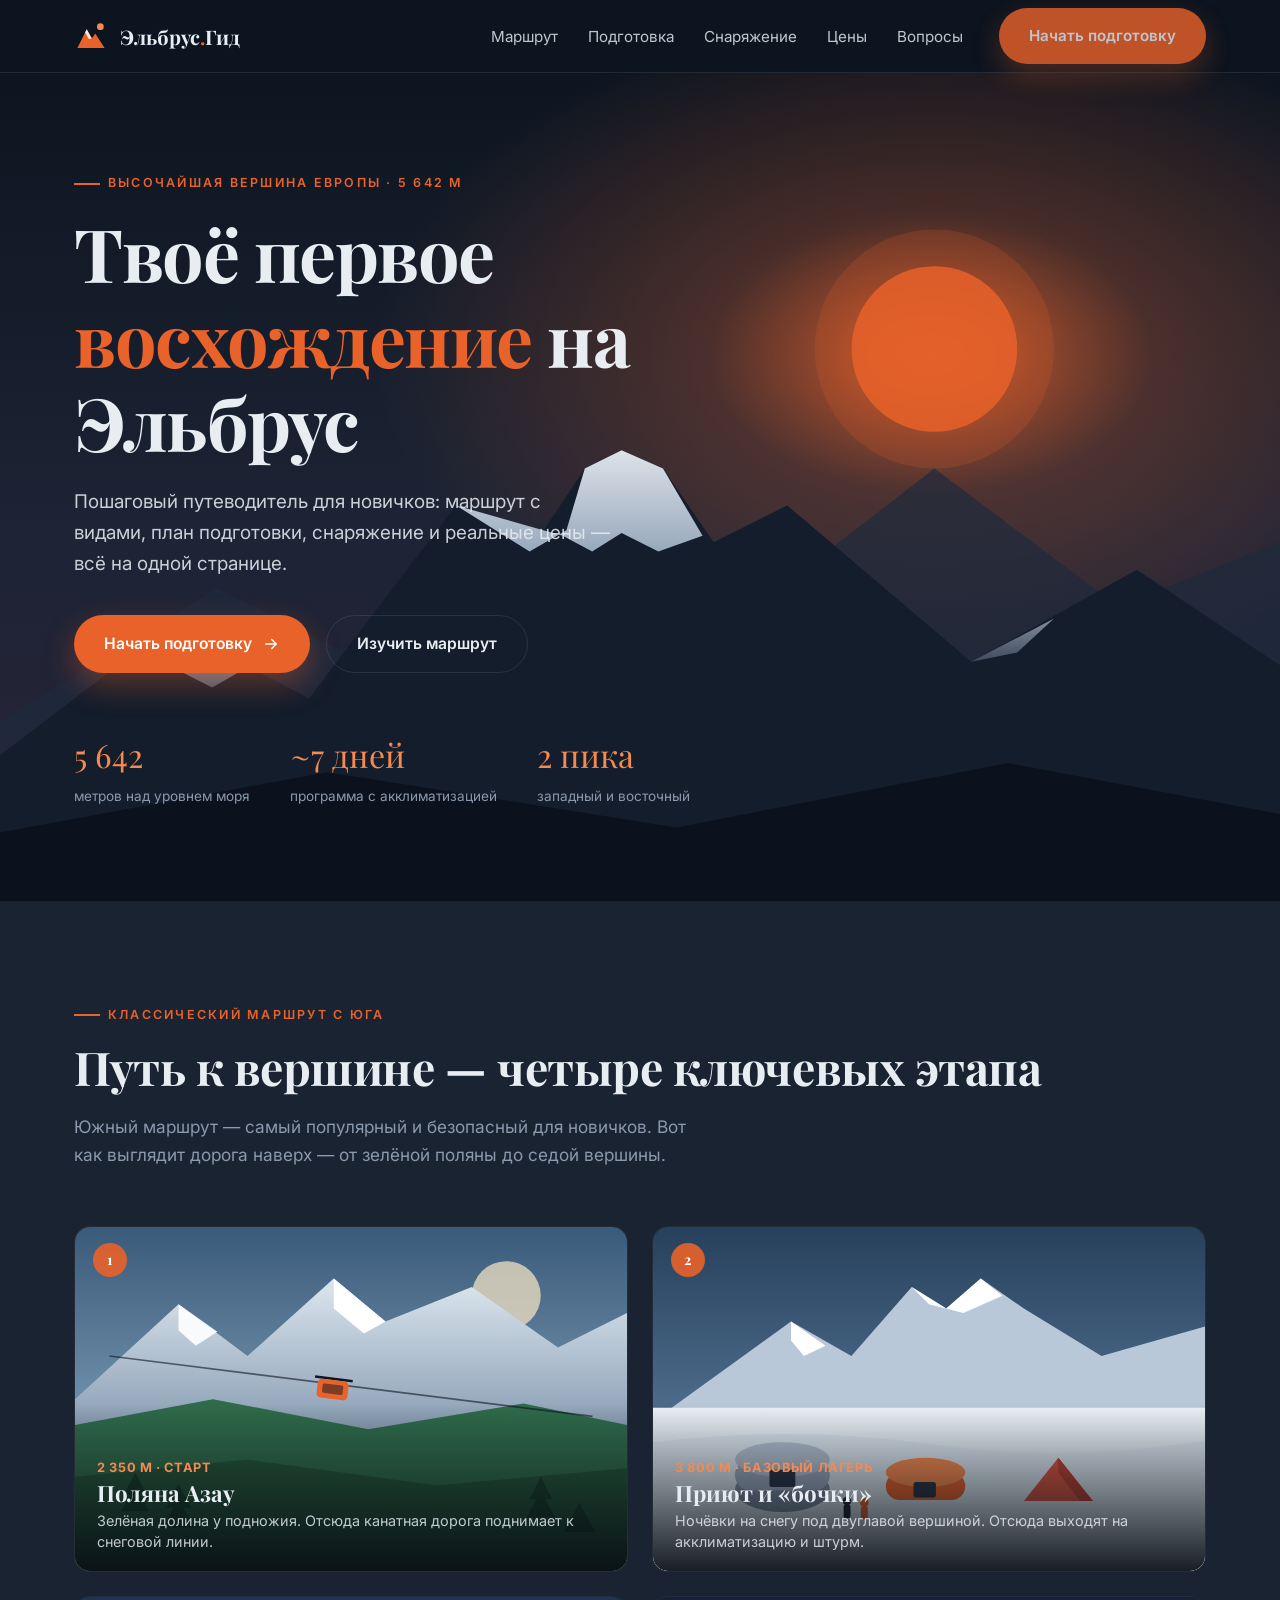
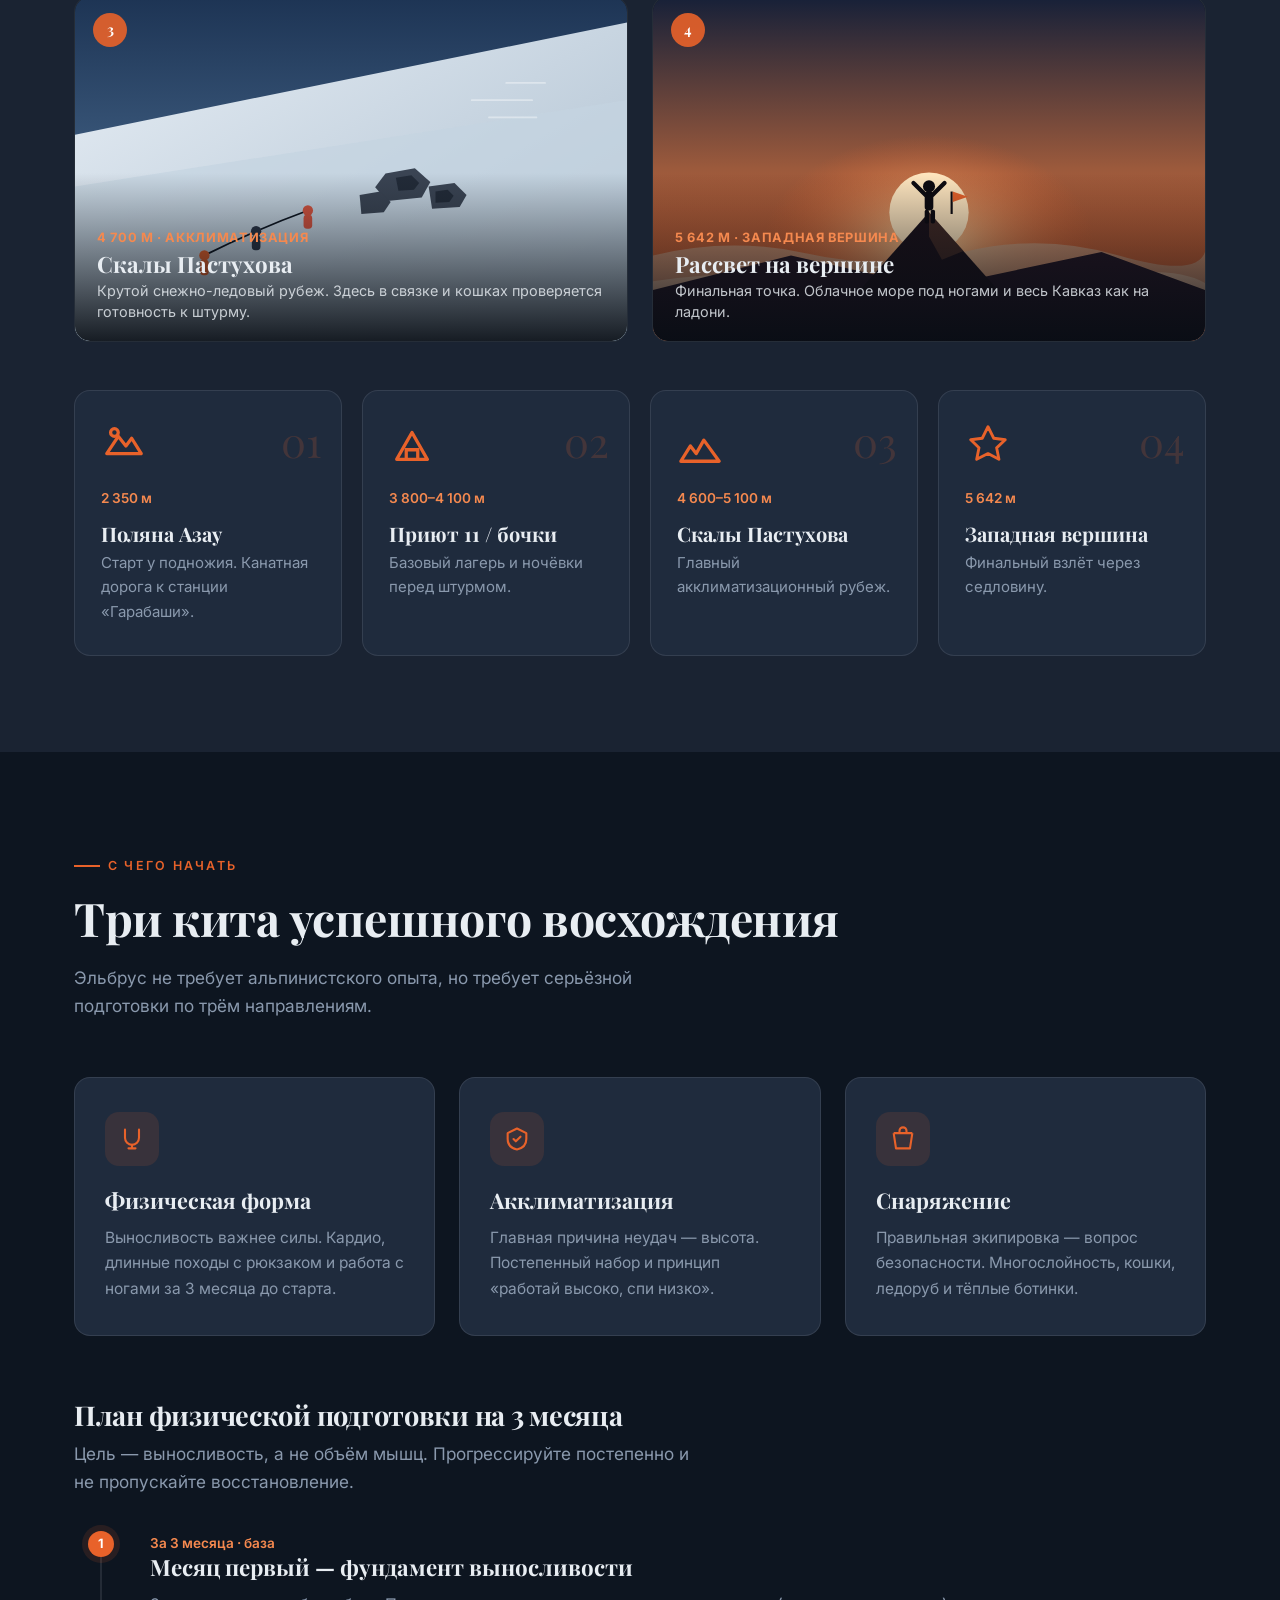
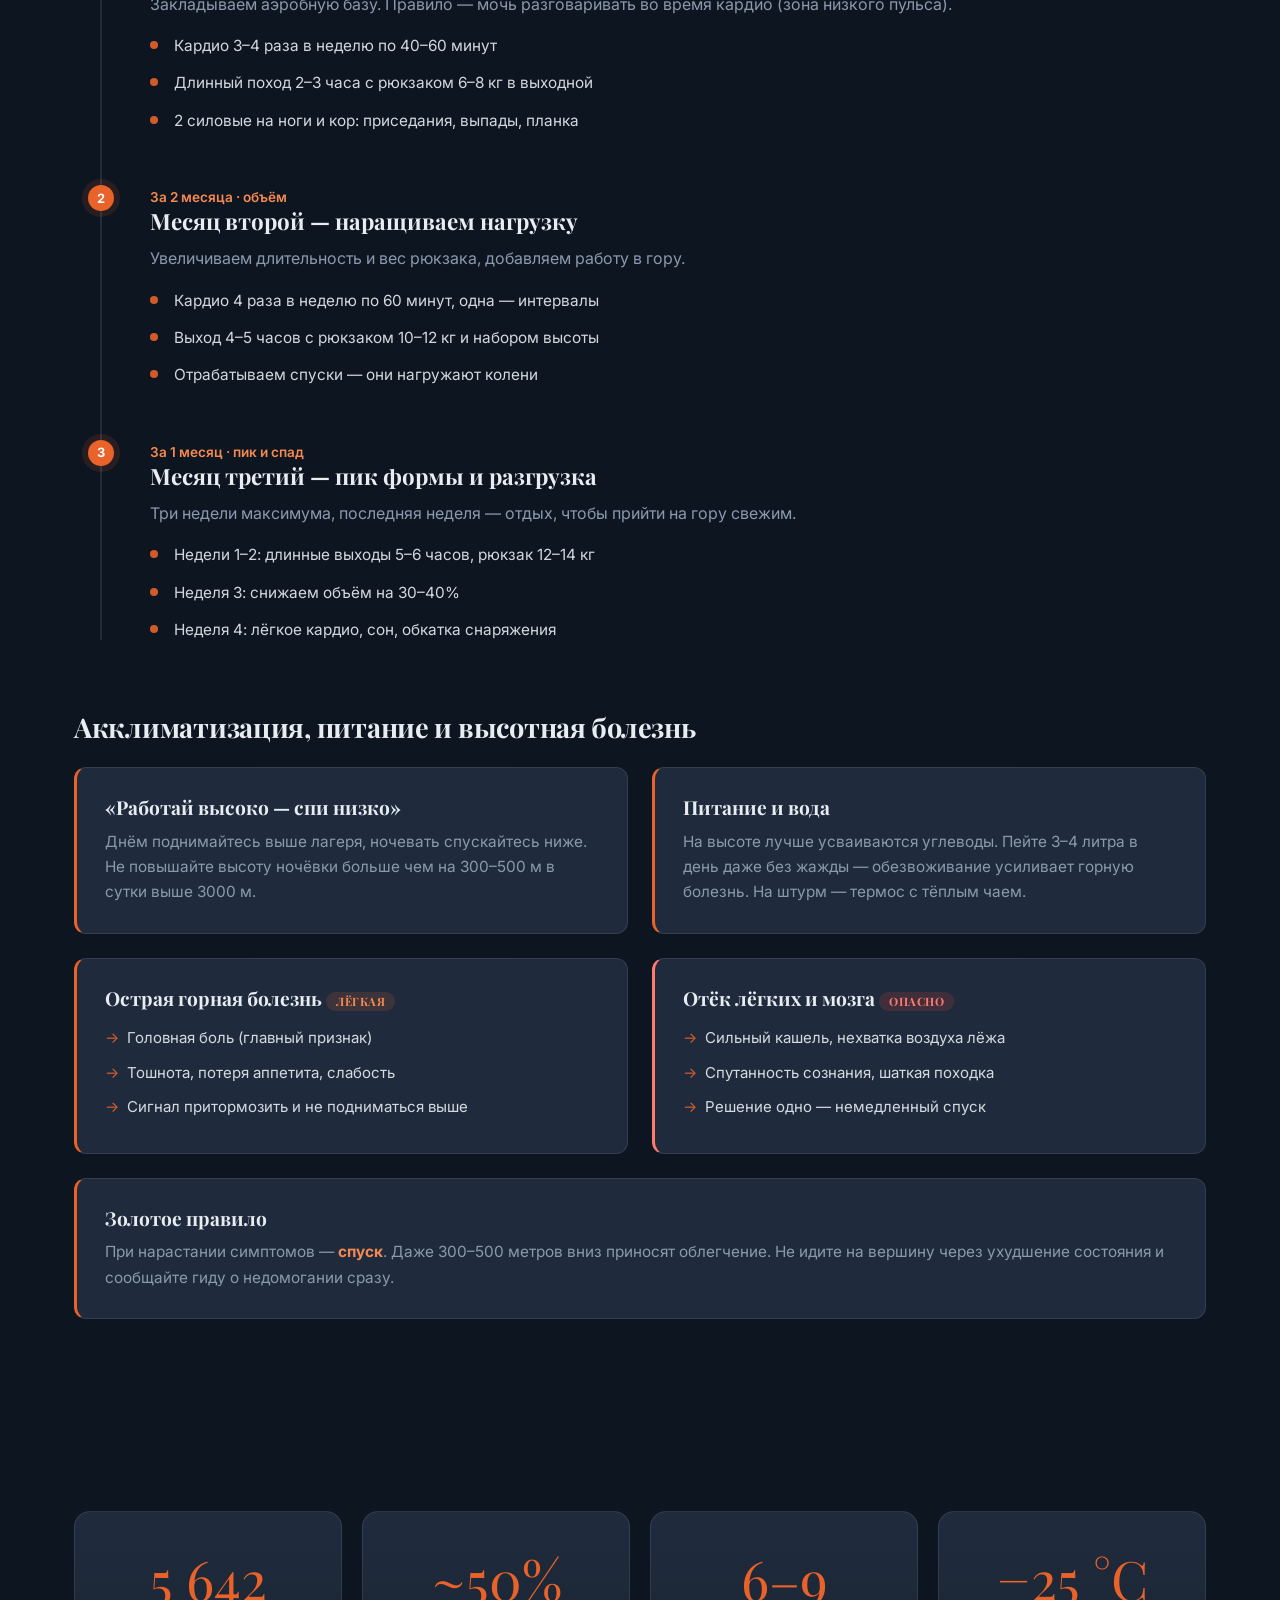
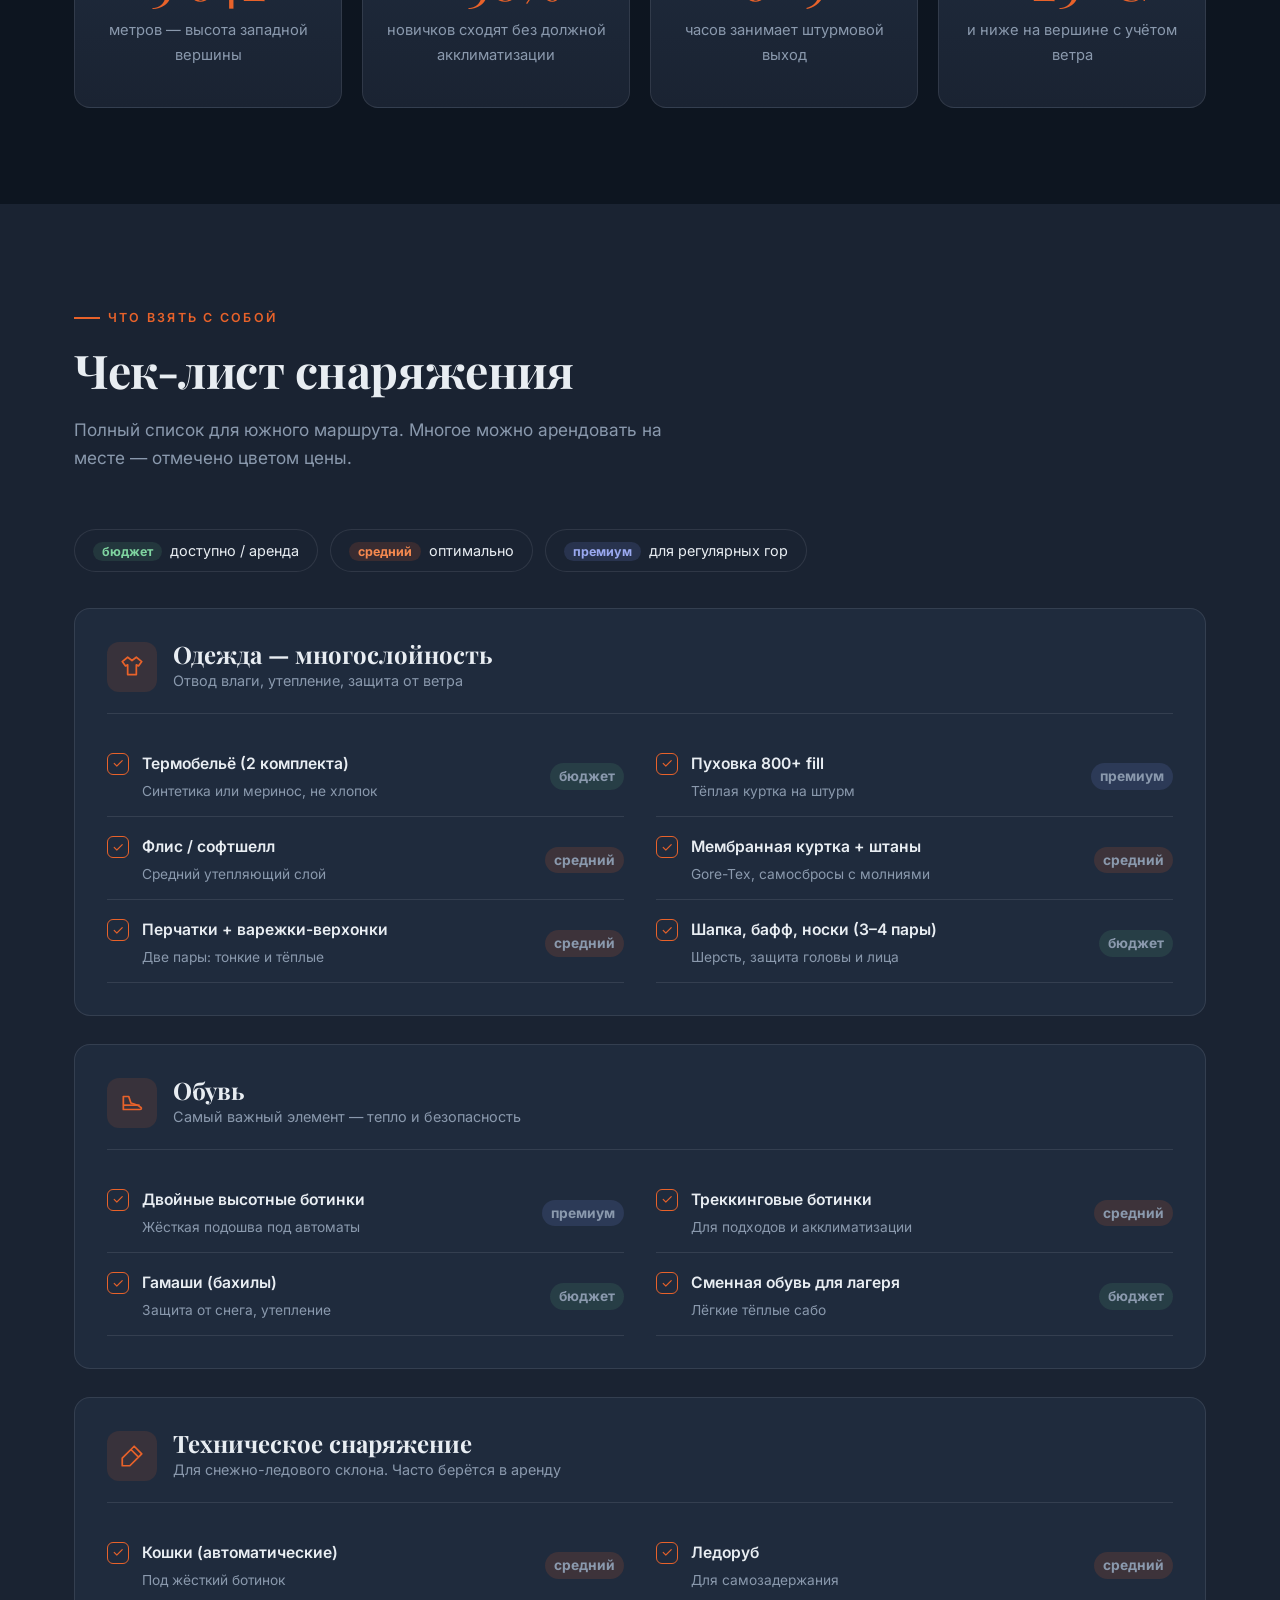
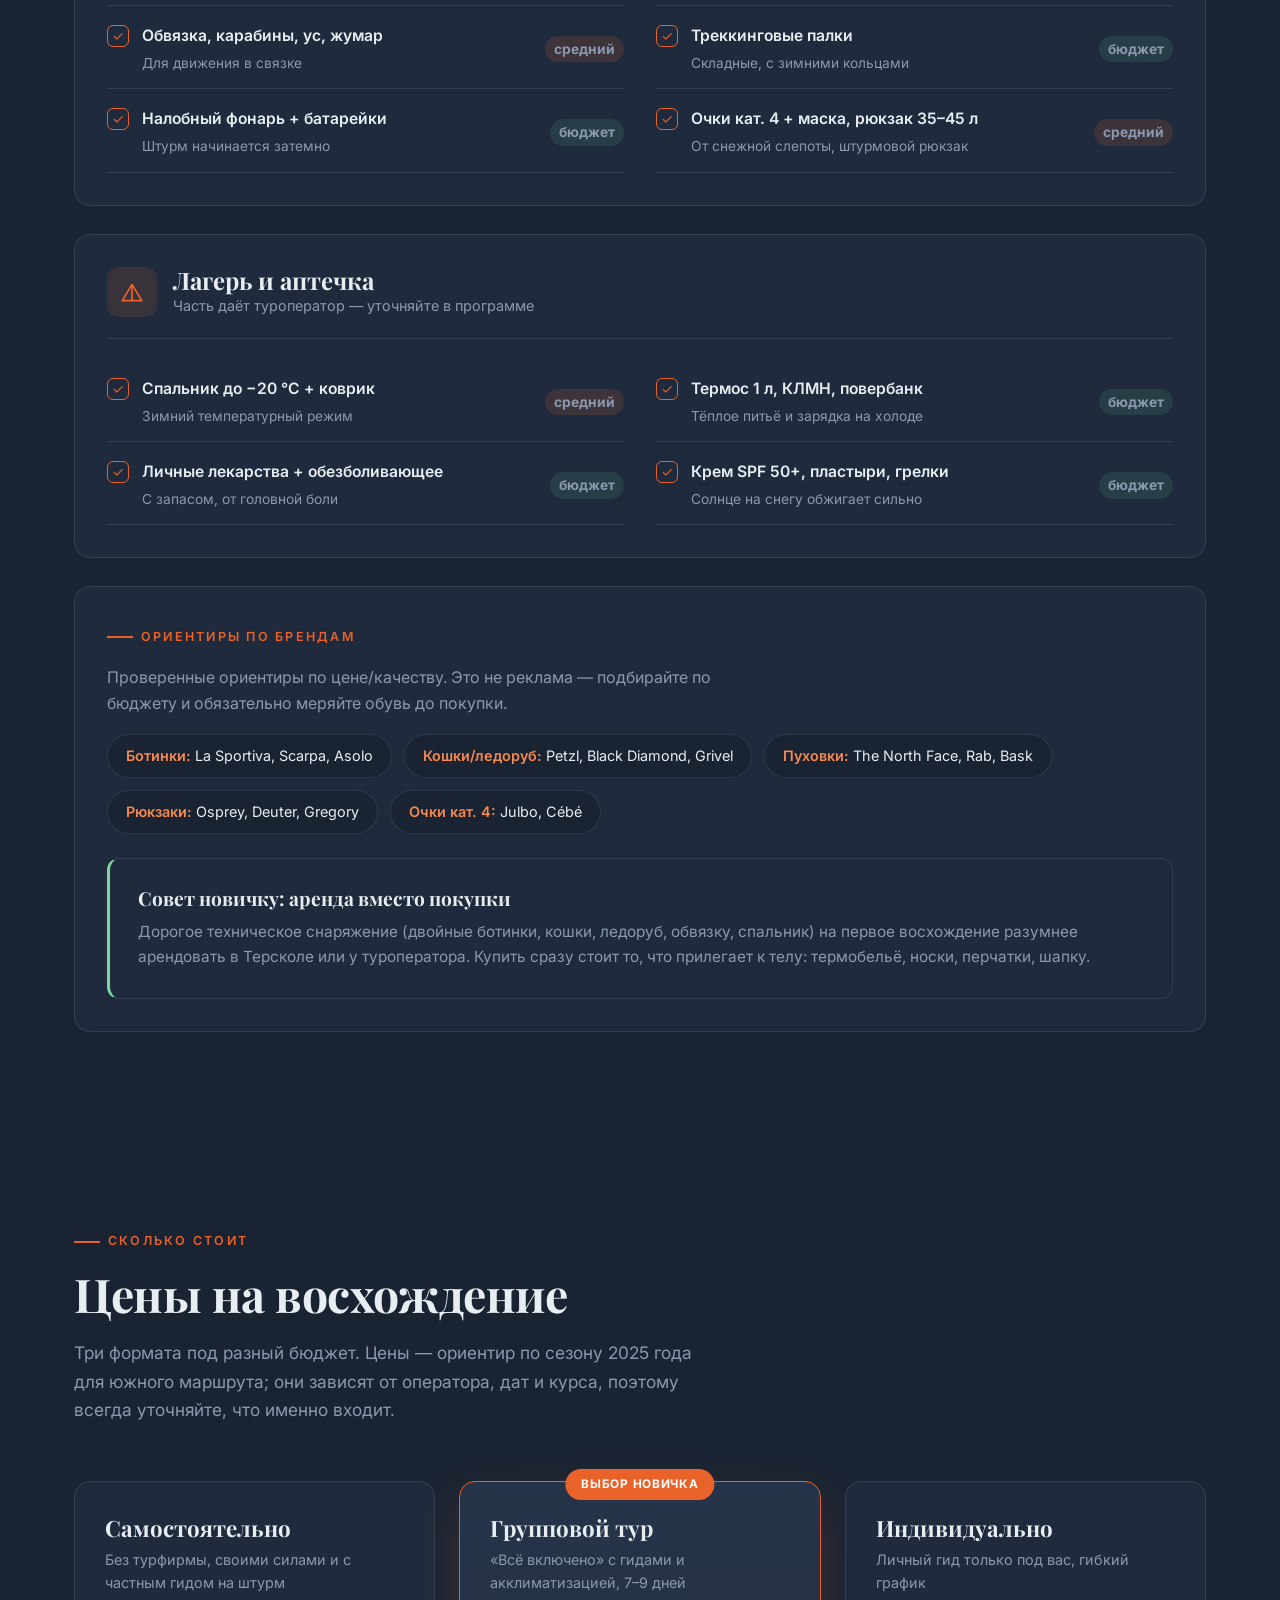
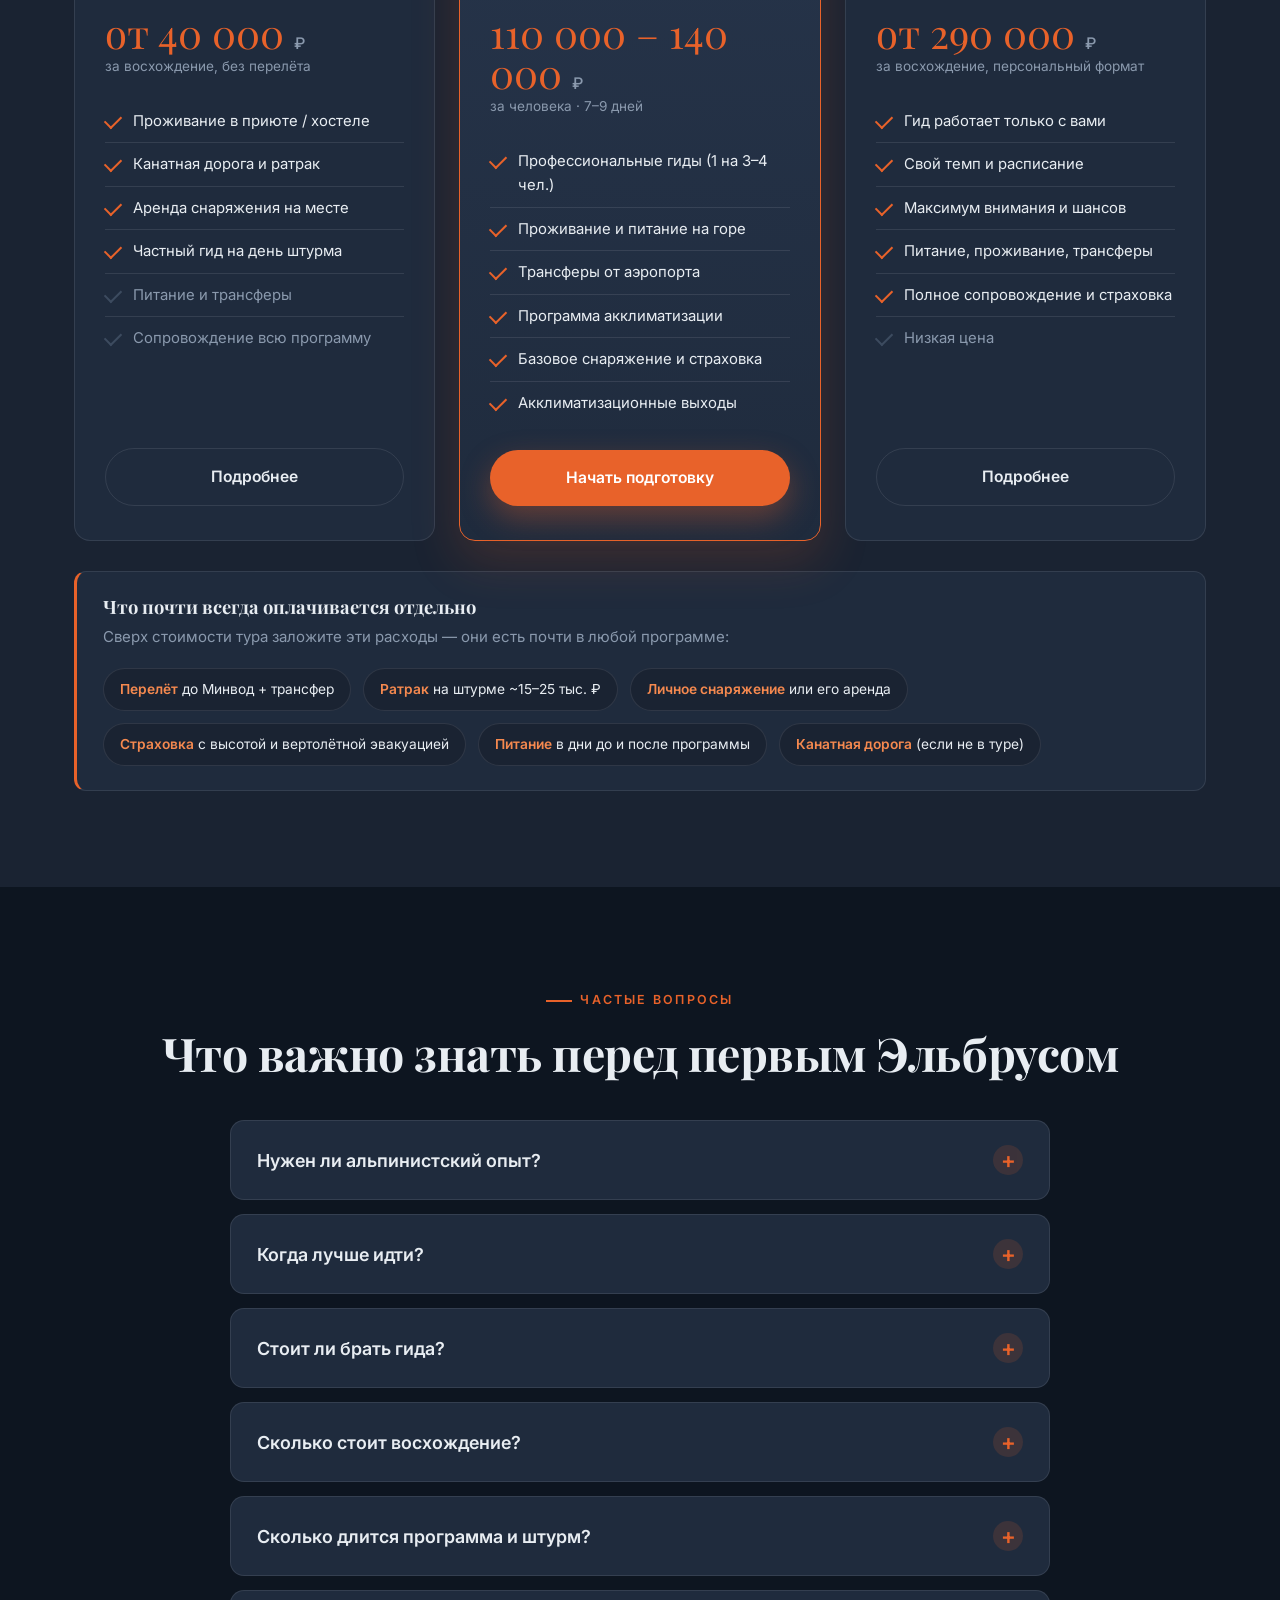
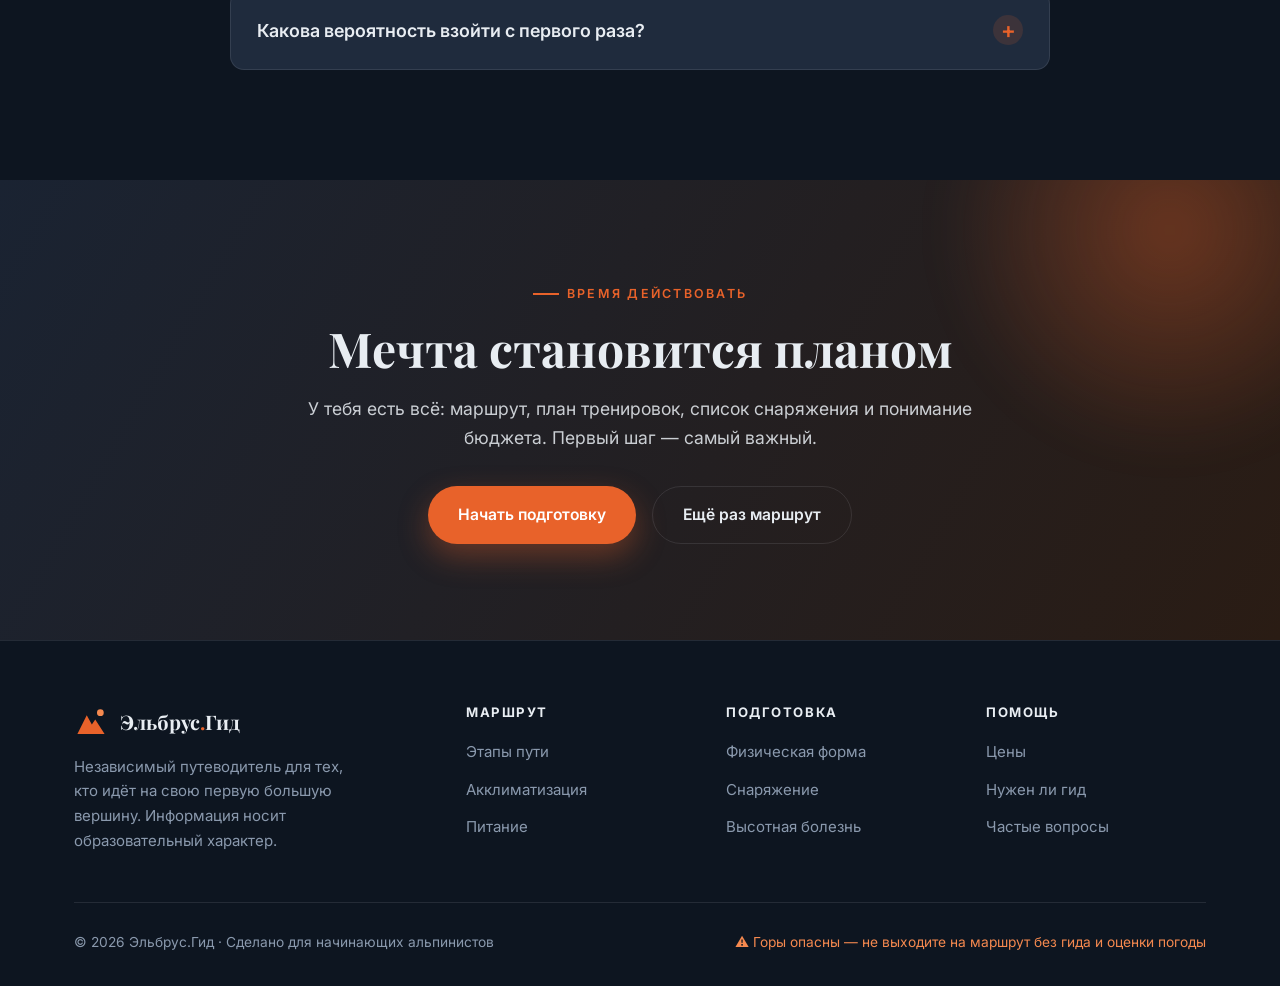
<file: elbrus-site.html>
<!DOCTYPE html>
<html lang="ru">
<head>
<meta charset="UTF-8" />
<meta name="viewport" content="width=device-width, initial-scale=1.0" />
<title>Эльбрус.Гид — путеводитель для начинающих альпинистов (5642 м)</title>
<meta name="description" content="Полный одностраничный гид для новичков на Эльбрус: маршрут с фото, подготовка, снаряжение, цены на восхождение и ответы на частые вопросы." />
<link rel="preconnect" href="https://fonts.googleapis.com" />
<link rel="preconnect" href="https://fonts.gstatic.com" crossorigin />
<link href="https://fonts.googleapis.com/css2?family=Playfair+Display:wght@600;700;800&family=Inter:wght@400;500;600;700&display=swap" rel="stylesheet" />
<link rel="icon" href="data:image/svg+xml,<svg xmlns='http://www.w3.org/2000/svg' viewBox='0 0 32 32'><polygon points='16,4 28,28 4,28' fill='%23E8622A'/></svg>" />
<style>
:root{
  --steel:#1A2332;--deep:#0D1520;--sunrise:#E8622A;--sunrise-soft:#f5894f;
  --ice:#E8EDF2;--muted:#8a99ad;--line:rgba(232,237,242,.10);--card:#1f2b3d;
  --card-hover:#25344a;--radius:16px;--maxw:1180px;
  --font-head:"Playfair Display",Georgia,serif;--font-body:"Inter",-apple-system,BlinkMacSystemFont,"Segoe UI",sans-serif;
  --shadow:0 20px 50px rgba(0,0,0,.45);
}
*{margin:0;padding:0;box-sizing:border-box}
html{scroll-behavior:smooth;scroll-padding-top:80px}
body{font-family:var(--font-body);background:var(--deep);color:var(--ice);line-height:1.65;-webkit-font-smoothing:antialiased;overflow-x:hidden}
h1,h2,h3,h4{font-family:var(--font-head);font-weight:700;line-height:1.15}
a{color:inherit;text-decoration:none}
img,svg{max-width:100%;display:block}
.container{width:100%;max-width:var(--maxw);margin:0 auto;padding:0 24px}
.section{padding:96px 0}
.eyebrow{display:inline-flex;align-items:center;gap:8px;font-size:.78rem;letter-spacing:.18em;text-transform:uppercase;color:var(--sunrise);font-weight:600;margin-bottom:16px}
.eyebrow::before{content:"";width:26px;height:2px;background:var(--sunrise)}
.section-title{font-size:clamp(1.9rem,4vw,2.9rem);margin-bottom:18px;letter-spacing:-.01em}
.section-lead{color:var(--muted);font-size:1.08rem;max-width:620px;margin-bottom:56px}
.btn{display:inline-flex;align-items:center;gap:10px;padding:15px 30px;border-radius:50px;font-weight:600;font-size:.98rem;cursor:pointer;border:none;transition:transform .2s,box-shadow .2s,background .2s}
.btn-primary{background:var(--sunrise);color:#fff;box-shadow:0 12px 30px rgba(232,98,42,.35)}
.btn-primary:hover{transform:translateY(-3px);box-shadow:0 18px 40px rgba(232,98,42,.5)}
.btn-ghost{background:transparent;color:var(--ice);border:1px solid var(--line)}
.btn-ghost:hover{border-color:var(--sunrise);color:var(--sunrise-soft)}
/* nav */
.nav{position:sticky;top:0;z-index:100;background:rgba(13,21,32,.82);backdrop-filter:blur(14px);border-bottom:1px solid var(--line)}
.nav-inner{display:flex;align-items:center;justify-content:space-between;height:72px}
.brand{display:flex;align-items:center;gap:12px;font-family:var(--font-head);font-size:1.25rem;font-weight:700}
.brand-mark{width:34px;height:34px;flex-shrink:0}
.nav-links{display:flex;align-items:center;gap:30px;list-style:none}
.nav-links a{font-size:.95rem;color:var(--ice);opacity:.82;transition:opacity .2s,color .2s;position:relative}
.nav-links a:hover,.nav-links a.active{opacity:1;color:var(--sunrise-soft)}
.nav-links a.active::after{content:"";position:absolute;left:0;right:0;bottom:-6px;height:2px;background:var(--sunrise)}
.nav-cta{margin-left:6px}
.nav-toggle{display:none;flex-direction:column;gap:5px;background:none;border:none;cursor:pointer;padding:8px}
.nav-toggle span{width:24px;height:2px;background:var(--ice);transition:.3s}
.nav-toggle.open span:nth-child(1){transform:translateY(7px) rotate(45deg)}
.nav-toggle.open span:nth-child(2){opacity:0}
.nav-toggle.open span:nth-child(3){transform:translateY(-7px) rotate(-45deg)}
/* hero */
.hero{position:relative;min-height:92vh;display:flex;align-items:center;overflow:hidden;background:linear-gradient(180deg,#0D1520 0%,#16202f 55%,#1A2332 100%)}
.hero-art{position:absolute;inset:0;width:100%;height:100%;z-index:0}
.hero-art svg{width:100%;height:100%}
.hero-inner{position:relative;z-index:2;max-width:660px;padding:80px 0}
.hero h1{font-size:clamp(2.6rem,6.5vw,4.6rem);letter-spacing:-.02em;margin-bottom:22px}
.hero h1 .accent{color:var(--sunrise)}
.hero p{font-size:1.18rem;color:var(--ice);opacity:.86;max-width:540px;margin-bottom:36px}
.hero-actions{display:flex;gap:16px;flex-wrap:wrap}
.hero-meta{display:flex;gap:40px;margin-top:56px;flex-wrap:wrap}
.hero-meta div span{display:block;font-family:var(--font-head);font-size:2rem;color:var(--sunrise-soft)}
.hero-meta div small{color:var(--muted);font-size:.85rem}
/* stages */
.route{background:var(--steel)}
.stages{display:grid;grid-template-columns:repeat(4,1fr);gap:20px;counter-reset:stage}
.stage{background:var(--card);border:1px solid var(--line);border-radius:var(--radius);padding:30px 26px;position:relative;overflow:hidden;transition:transform .25s,border-color .25s}
.stage:hover{transform:translateY(-6px);border-color:rgba(232,98,42,.5)}
.stage::before{counter-increment:stage;content:"0" counter(stage);position:absolute;top:16px;right:20px;font-family:var(--font-head);font-size:2.6rem;color:rgba(232,98,42,.18)}
.stage-icon{width:46px;height:46px;margin-bottom:20px;color:var(--sunrise)}
.stage h3{font-size:1.25rem;margin-bottom:6px}
.stage .alt{color:var(--sunrise-soft);font-size:.85rem;font-weight:600;margin-bottom:12px;display:block}
.stage p{color:var(--muted);font-size:.94rem}
/* gallery (route photos) */
.gallery{display:grid;grid-template-columns:repeat(2,1fr);gap:24px;margin-top:16px}
.photo{position:relative;border-radius:var(--radius);overflow:hidden;border:1px solid var(--line);background:#0f1722;aspect-ratio:16/10;transition:transform .3s,box-shadow .3s}
.photo:hover{transform:translateY(-6px);box-shadow:var(--shadow)}
.photo svg{width:100%;height:100%;display:block}
.photo-cap{position:absolute;left:0;right:0;bottom:0;padding:50px 22px 18px;background:linear-gradient(180deg,transparent,rgba(8,13,20,.92));z-index:2}
.photo-cap .alt{color:var(--sunrise-soft);font-size:.8rem;font-weight:700;letter-spacing:.05em;text-transform:uppercase}
.photo-cap h4{font-family:var(--font-head);font-size:1.4rem;margin:2px 0 4px}
.photo-cap p{color:var(--ice);opacity:.82;font-size:.9rem;line-height:1.45}
.photo-num{position:absolute;top:16px;left:18px;z-index:2;width:34px;height:34px;border-radius:50%;background:rgba(232,98,42,.9);color:#fff;display:flex;align-items:center;justify-content:center;font-weight:700;font-size:.9rem;font-family:var(--font-head)}
/* prep cards */
.cards{display:grid;grid-template-columns:repeat(3,1fr);gap:24px}
.card{background:var(--card);border:1px solid var(--line);border-radius:var(--radius);padding:34px 30px;transition:transform .25s,background .25s}
.card:hover{transform:translateY(-6px);background:var(--card-hover)}
.card-icon{width:54px;height:54px;border-radius:14px;background:rgba(232,98,42,.12);display:flex;align-items:center;justify-content:center;color:var(--sunrise);margin-bottom:22px}
.card-icon svg{width:28px;height:28px}
.card h3{font-size:1.35rem;margin-bottom:12px}
.card p{color:var(--muted);font-size:.97rem}
/* stats */
.stats{background:var(--deep)}
.stats-grid{display:grid;grid-template-columns:repeat(4,1fr);gap:20px}
.stat{text-align:center;padding:40px 20px;border:1px solid var(--line);border-radius:var(--radius);background:linear-gradient(180deg,var(--card) 0%,var(--steel) 100%)}
.stat .num{font-family:var(--font-head);font-size:clamp(2.4rem,5vw,3.4rem);color:var(--sunrise);line-height:1}
.stat .label{color:var(--muted);margin-top:12px;font-size:.92rem}
/* timeline */
.timeline{position:relative;margin-top:20px}
.timeline::before{content:"";position:absolute;left:26px;top:8px;bottom:8px;width:2px;background:var(--line)}
.tl-item{position:relative;padding-left:76px;padding-bottom:44px}
.tl-item:last-child{padding-bottom:0}
.tl-dot{position:absolute;left:14px;top:2px;width:26px;height:26px;border-radius:50%;background:var(--sunrise);display:flex;align-items:center;justify-content:center;font-weight:700;font-size:.8rem;color:#fff;box-shadow:0 0 0 6px rgba(232,98,42,.12)}
.tl-item h3{font-size:1.4rem;margin-bottom:6px}
.tl-item .tl-tag{color:var(--sunrise-soft);font-size:.85rem;font-weight:600}
.tl-item p{color:var(--muted);margin:10px 0}
.tl-item ul{list-style:none;margin-top:8px}
.tl-item ul li{padding:6px 0 6px 24px;position:relative;color:var(--ice);opacity:.9;font-size:.96rem}
.tl-item ul li::before{content:"";position:absolute;left:0;top:14px;width:8px;height:8px;border-radius:50%;background:var(--sunrise)}
/* info blocks */
.info-grid{display:grid;grid-template-columns:repeat(2,1fr);gap:24px}
.info{background:var(--card);border:1px solid var(--line);border-left:3px solid var(--sunrise);border-radius:12px;padding:28px}
.info h3{font-size:1.2rem;margin-bottom:10px}
.info p{color:var(--muted);font-size:.96rem}
.info ul{list-style:none;margin-top:10px}
.info ul li{padding:5px 0 5px 22px;position:relative;color:var(--ice);opacity:.9;font-size:.94rem}
.info ul li::before{content:"→";position:absolute;left:0;color:var(--sunrise)}
.sev{display:inline-block;font-size:.72rem;font-weight:700;padding:3px 10px;border-radius:20px;text-transform:uppercase;letter-spacing:.05em}
.sev-mild{background:rgba(232,98,42,.15);color:var(--sunrise-soft)}
.sev-danger{background:rgba(220,60,50,.18);color:#ff7a6e}
/* gear */
.gear-cat{background:var(--card);border:1px solid var(--line);border-radius:var(--radius);padding:32px;margin-bottom:28px}
.gear-cat-head{display:flex;align-items:center;gap:16px;margin-bottom:24px;padding-bottom:20px;border-bottom:1px solid var(--line)}
.gear-cat-icon{width:50px;height:50px;border-radius:12px;background:rgba(232,98,42,.12);color:var(--sunrise);display:flex;align-items:center;justify-content:center;flex-shrink:0}
.gear-cat-head h3{font-size:1.5rem}
.gear-cat-head p{color:var(--muted);font-size:.9rem}
.gear-items{display:grid;grid-template-columns:repeat(2,1fr);gap:4px 32px}
.gear-item{display:flex;align-items:flex-start;gap:13px;padding:13px 0;border-bottom:1px solid var(--line)}
.gear-item .tick{width:22px;height:22px;flex-shrink:0;margin-top:2px;border-radius:6px;border:1.5px solid var(--sunrise);color:var(--sunrise);display:flex;align-items:center;justify-content:center}
.gear-item strong{display:block;font-size:.98rem;font-weight:600}
.gear-item span{color:var(--muted);font-size:.86rem}
.price{font-size:.78rem;font-weight:700;padding:2px 9px;border-radius:20px;margin-left:auto;white-space:nowrap;align-self:center}
.price-budget{background:rgba(90,170,120,.15);color:#7fd4a0}
.price-mid{background:rgba(232,98,42,.15);color:var(--sunrise-soft)}
.price-top{background:rgba(120,140,230,.15);color:#9aa9f0}
.brands{background:var(--card);border:1px solid var(--line);border-radius:var(--radius);padding:32px}
.brand-tags{display:flex;flex-wrap:wrap;gap:12px;margin-top:18px}
.brand-tag{padding:9px 18px;background:var(--steel);border:1px solid var(--line);border-radius:50px;font-size:.9rem;color:var(--ice)}
.brand-tag b{color:var(--sunrise-soft);font-weight:600}
/* pricing */
.pricing{background:var(--steel)}
.plans{display:grid;grid-template-columns:repeat(3,1fr);gap:24px;align-items:stretch}
.plan{background:var(--card);border:1px solid var(--line);border-radius:var(--radius);padding:34px 30px;display:flex;flex-direction:column;position:relative;transition:transform .25s,border-color .25s}
.plan:hover{transform:translateY(-6px)}
.plan.featured{border-color:var(--sunrise);background:linear-gradient(180deg,#26344a 0%,#1f2b3d 100%);box-shadow:0 20px 50px rgba(232,98,42,.18)}
.plan-badge{position:absolute;top:-13px;left:50%;transform:translateX(-50%);background:var(--sunrise);color:#fff;font-size:.74rem;font-weight:700;letter-spacing:.06em;text-transform:uppercase;padding:6px 16px;border-radius:50px;white-space:nowrap}
.plan h3{font-size:1.4rem;margin-bottom:6px}
.plan .plan-sub{color:var(--muted);font-size:.9rem;min-height:40px}
.plan .amount{font-family:var(--font-head);font-size:2.5rem;color:var(--sunrise);margin:18px 0 2px;line-height:1}
.plan .amount small{font-size:1rem;color:var(--muted);font-family:var(--font-body);font-weight:500}
.plan .per{color:var(--muted);font-size:.85rem;margin-bottom:22px}
.plan ul{list-style:none;margin-bottom:26px;flex-grow:1}
.plan ul li{padding:9px 0 9px 28px;position:relative;font-size:.93rem;border-bottom:1px solid var(--line)}
.plan ul li:last-child{border-bottom:none}
.plan ul li::before{content:"";position:absolute;left:0;top:15px;width:14px;height:8px;border-left:2px solid var(--sunrise);border-bottom:2px solid var(--sunrise);transform:rotate(-45deg)}
.plan ul li.no{color:var(--muted)}
.plan ul li.no::before{border-color:#5a6b82;transform:rotate(-45deg);opacity:.5}
.price-note{margin-top:30px;background:var(--card);border:1px solid var(--line);border-left:3px solid var(--sunrise);border-radius:12px;padding:24px 26px}
.price-note p{color:var(--muted);font-size:.94rem}
.extra-costs{display:flex;flex-wrap:wrap;gap:12px;margin-top:18px}
.extra-costs span{padding:9px 16px;background:var(--steel);border:1px solid var(--line);border-radius:50px;font-size:.86rem;color:var(--ice)}
.extra-costs b{color:var(--sunrise-soft);font-weight:600}
/* cta */
.cta{background:linear-gradient(120deg,#1A2332 0%,#2a1c14 100%);position:relative;overflow:hidden}
.cta-inner{text-align:center;max-width:680px;margin:0 auto;position:relative;z-index:2}
.cta h2{font-size:clamp(2rem,4.5vw,3rem);margin-bottom:18px}
.cta p{color:var(--ice);opacity:.85;font-size:1.1rem;margin-bottom:34px}
.cta-glow{position:absolute;width:460px;height:460px;background:radial-gradient(circle,rgba(232,98,42,.35) 0%,transparent 70%);top:-180px;right:-120px;filter:blur(20px)}
/* faq */
.faq-list{max-width:820px;margin:0 auto}
.faq-item{background:var(--card);border:1px solid var(--line);border-radius:14px;margin-bottom:14px;overflow:hidden;transition:border-color .2s}
.faq-item.open{border-color:rgba(232,98,42,.5)}
.faq-q{width:100%;text-align:left;background:none;border:none;color:var(--ice);padding:24px 26px;font-size:1.12rem;font-weight:600;font-family:var(--font-body);cursor:pointer;display:flex;justify-content:space-between;align-items:center;gap:20px}
.faq-q .plus{width:30px;height:30px;flex-shrink:0;border-radius:50%;background:rgba(232,98,42,.14);color:var(--sunrise);display:flex;align-items:center;justify-content:center;font-size:1.4rem;transition:transform .3s,background .3s;line-height:1}
.faq-item.open .plus{transform:rotate(45deg);background:var(--sunrise);color:#fff}
.faq-a{max-height:0;overflow:hidden;transition:max-height .35s ease}
.faq-a-inner{padding:0 26px 26px;color:var(--muted);font-size:1rem;line-height:1.75}
.faq-a-inner p{margin-bottom:12px}
.faq-a-inner p:last-child{margin-bottom:0}
/* footer */
.footer{background:var(--deep);border-top:1px solid var(--line);padding:64px 0 32px}
.footer-grid{display:grid;grid-template-columns:1.6fr 1fr 1fr 1fr;gap:40px;margin-bottom:48px}
.footer-brand p{color:var(--muted);margin-top:16px;max-width:280px;font-size:.94rem}
.footer h4{font-family:var(--font-body);font-size:.82rem;text-transform:uppercase;letter-spacing:.12em;color:var(--ice);margin-bottom:18px}
.footer ul{list-style:none}
.footer ul li{margin-bottom:11px}
.footer ul a{color:var(--muted);font-size:.94rem;transition:color .2s}
.footer ul a:hover{color:var(--sunrise-soft)}
.footer-bottom{display:flex;justify-content:space-between;align-items:center;padding-top:28px;border-top:1px solid var(--line);color:var(--muted);font-size:.86rem;flex-wrap:wrap;gap:12px}
.footer-bottom .warn{color:var(--sunrise-soft)}
/* reveal */
.reveal{opacity:0;transform:translateY(24px);transition:opacity .6s ease,transform .6s ease}
.reveal.visible{opacity:1;transform:none}
/* responsive */
@media(max-width:980px){
  .stages{grid-template-columns:repeat(2,1fr)}
  .cards{grid-template-columns:1fr}
  .stats-grid{grid-template-columns:repeat(2,1fr)}
  .gallery{grid-template-columns:1fr}
  .footer-grid{grid-template-columns:1fr 1fr;gap:32px}
  .info-grid{grid-template-columns:1fr}
  .gear-items{grid-template-columns:1fr}
  .plans{grid-template-columns:1fr;max-width:460px;margin:0 auto}
  .plan.featured{order:-1}
}
@media(max-width:860px){
  .nav-links{position:fixed;top:72px;left:0;right:0;flex-direction:column;align-items:flex-start;gap:0;background:var(--steel);border-bottom:1px solid var(--line);padding:8px 24px 24px;transform:translateY(-130%);transition:transform .35s ease;box-shadow:var(--shadow)}
  .nav-links.open{transform:translateY(0)}
  .nav-links li{width:100%}
  .nav-links a{display:block;padding:16px 0;width:100%;border-bottom:1px solid var(--line)}
  .nav-links a.active::after{display:none}
  .nav-links .nav-cta{padding:16px 0 0}
  .nav-toggle{display:flex}
}
@media(max-width:720px){
  .section{padding:70px 0}
  .hero{min-height:auto;padding:40px 0}
  .hero-meta{gap:28px}
  .stages{grid-template-columns:1fr}
  .stats-grid{grid-template-columns:1fr 1fr}
  .footer-grid{grid-template-columns:1fr}
  .footer-bottom{flex-direction:column;align-items:flex-start}
  .tl-item{padding-left:64px}
  .gear-cat{padding:24px 20px}
}
@media(max-width:420px){
  .hero-actions{flex-direction:column;align-items:stretch}
  .hero-actions .btn{justify-content:center}
  .stats-grid{grid-template-columns:1fr}
}
</style>
</head>
<body>
<!-- ===== NAV ===== -->
<header class="nav">
  <div class="container nav-inner">
    <a href="#top" class="brand">
      <svg class="brand-mark" viewBox="0 0 40 40" fill="none"><path d="M4 34L15 12l6 11 4-6 11 17H4z" fill="#E8622A"/><path d="M15 12l6 11-3.5.5L13 16l2-4z" fill="#fff" fill-opacity=".85"/><circle cx="31" cy="9" r="4" fill="#f5894f"/></svg>
      <span>Эльбрус<b style="color:var(--sunrise)">.</b>Гид</span>
    </a>
    <nav>
      <ul class="nav-links">
        <li><a href="#route">Маршрут</a></li>
        <li><a href="#preparation">Подготовка</a></li>
        <li><a href="#gear">Снаряжение</a></li>
        <li><a href="#pricing">Цены</a></li>
        <li><a href="#faq">Вопросы</a></li>
        <li class="nav-cta"><a href="#preparation" class="btn btn-primary">Начать подготовку</a></li>
      </ul>
    </nav>
    <button class="nav-toggle" aria-label="Меню" aria-expanded="false"><span></span><span></span><span></span></button>
  </div>
</header>

<!-- ===== HERO ===== -->
<section class="hero" id="top">
  <div class="hero-art" aria-hidden="true">
    <svg viewBox="0 0 1440 900" preserveAspectRatio="xMidYMid slice">
      <defs>
        <linearGradient id="sky" x1="0" y1="0" x2="0" y2="1"><stop offset="0" stop-color="#0D1520"/><stop offset=".55" stop-color="#1c2435"/><stop offset="1" stop-color="#2a2336"/></linearGradient>
        <radialGradient id="sun" cx=".72" cy=".34" r=".42"><stop offset="0" stop-color="#E8622A" stop-opacity=".9"/><stop offset=".4" stop-color="#E8622A" stop-opacity=".25"/><stop offset="1" stop-color="#E8622A" stop-opacity="0"/></radialGradient>
        <linearGradient id="peak" x1="0" y1="0" x2="0" y2="1"><stop offset="0" stop-color="#E8EDF2"/><stop offset="1" stop-color="#9fb0c4"/></linearGradient>
        <linearGradient id="peakDark" x1="0" y1="0" x2="0" y2="1"><stop offset="0" stop-color="#cdd8e4"/><stop offset="1" stop-color="#5a6b82"/></linearGradient>
      </defs>
      <rect width="1440" height="900" fill="url(#sky)"/>
      <rect width="1440" height="900" fill="url(#sun)"/>
      <circle cx="1040" cy="300" r="90" fill="#E8622A" opacity=".85"/>
      <circle cx="1040" cy="300" r="130" fill="#E8622A" opacity=".18"/>
      <path d="M0 720 L260 560 L420 640 L640 470 L820 600 L1040 430 L1240 580 L1440 500 V900 H0 Z" fill="#1f2a3c" opacity=".7"/>
      <path d="M0 900 L0 760 L210 600 L360 680 L520 470 L600 520 L660 430 L700 410 L745 430 L800 510 L880 470 L1080 640 L1260 540 L1440 660 L1440 900 Z" fill="#141d2b"/>
      <path d="M520 470 L600 520 L640 497 L660 430 L700 410 L745 430 L788 503 L740 520 L700 500 L668 520 L636 503 Z" fill="url(#peak)" opacity=".95"/>
      <path d="M210 600 L300 642 L255 668 L210 645 Z" fill="url(#peakDark)" opacity=".8"/>
      <path d="M1080 640 L1170 593 L1130 630 Z" fill="url(#peakDark)" opacity=".6"/>
      <path d="M0 900 L0 830 L380 760 L760 820 L1120 750 L1440 810 L1440 900 Z" fill="#0b121d"/>
    </svg>
  </div>
  <div class="container">
    <div class="hero-inner reveal">
      <span class="eyebrow">Высочайшая вершина Европы · 5 642 м</span>
      <h1>Твоё первое <span class="accent">восхождение</span> на Эльбрус</h1>
      <p>Пошаговый путеводитель для новичков: маршрут с видами, план подготовки, снаряжение и реальные цены — всё на одной странице.</p>
      <div class="hero-actions">
        <a href="#preparation" class="btn btn-primary">Начать подготовку
          <svg width="18" height="18" viewBox="0 0 24 24" fill="none"><path d="M5 12h14M13 6l6 6-6 6" stroke="currentColor" stroke-width="2" stroke-linecap="round" stroke-linejoin="round"/></svg></a>
        <a href="#route" class="btn btn-ghost">Изучить маршрут</a>
      </div>
      <div class="hero-meta">
        <div><span>5 642</span><small>метров над уровнем моря</small></div>
        <div><span>~7 дней</span><small>программа с акклиматизацией</small></div>
        <div><span>2 пика</span><small>западный и восточный</small></div>
      </div>
    </div>
  </div>
</section>

<!-- ===== ROUTE + GALLERY ===== -->
<section class="section route" id="route">
  <div class="container">
    <div class="reveal">
      <span class="eyebrow">Классический маршрут с юга</span>
      <h2 class="section-title">Путь к вершине — четыре ключевых этапа</h2>
      <p class="section-lead">Южный маршрут — самый популярный и безопасный для новичков. Вот как выглядит дорога наверх — от зелёной поляны до седой вершины.</p>
    </div>

    <!-- фото маршрута -->
    <div class="gallery">
      <figure class="photo reveal">
        <span class="photo-num">1</span>
        <svg viewBox="0 0 640 400" preserveAspectRatio="xMidYMid slice" role="img" aria-label="Поляна Азау — зелёная долина у подножия">
          <defs>
            <linearGradient id="az-sky" x1="0" y1="0" x2="0" y2="1"><stop offset="0" stop-color="#3a5a7a"/><stop offset="1" stop-color="#9fc0d4"/></linearGradient>
            <linearGradient id="az-mt" x1="0" y1="0" x2="0" y2="1"><stop offset="0" stop-color="#dce6ee"/><stop offset="1" stop-color="#7d93ab"/></linearGradient>
          </defs>
          <rect width="640" height="400" fill="url(#az-sky)"/>
          <circle cx="500" cy="80" r="40" fill="#fbe8c8" opacity=".7"/>
          <path d="M0 200 L120 90 L200 150 L300 60 L360 110 L460 70 L560 140 L640 100 V260 H0Z" fill="url(#az-mt)"/>
          <path d="M300 60 L360 110 L335 124 L300 95Z" fill="#fff"/>
          <path d="M120 90 L165 122 L140 138 L120 120Z" fill="#fff" opacity=".9"/>
          <path d="M0 230 L160 200 L340 235 L520 205 L640 230 V400 H0Z" fill="#2f6b4a"/>
          <path d="M0 290 L200 270 L420 300 L640 280 V400 H0Z" fill="#245539"/>
          <!-- pines -->
          <g fill="#173d29">
            <path d="M70 300 l16 30 h-32z"/><path d="M70 285 l13 26 h-26z"/>
            <path d="M120 315 l18 34 h-36z"/><path d="M120 298 l14 28 h-28z"/>
            <path d="M540 305 l16 32 h-32z"/><path d="M540 290 l13 26 h-26z"/>
            <path d="M585 320 l18 34 h-36z"/>
          </g>
          <!-- cable line + cabin -->
          <line x1="40" y1="150" x2="600" y2="220" stroke="#0d1520" stroke-width="2" opacity=".6"/>
          <g transform="translate(300,178) rotate(7)">
            <rect x="-22" y="-3" width="44" height="3" fill="#0d1520"/>
            <rect x="-18" y="0" width="36" height="22" rx="5" fill="#E8622A"/>
            <rect x="-12" y="5" width="24" height="11" rx="2" fill="#0f1722" opacity=".5"/>
          </g>
        </svg>
        <figcaption class="photo-cap"><span class="alt">2 350 м · старт</span><h4>Поляна Азау</h4><p>Зелёная долина у подножия. Отсюда канатная дорога поднимает к снеговой линии.</p></figcaption>
      </figure>

      <figure class="photo reveal">
        <span class="photo-num">2</span>
        <svg viewBox="0 0 640 400" preserveAspectRatio="xMidYMid slice" role="img" aria-label="Приют — лагерь на снегу с бочками">
          <defs>
            <linearGradient id="pr-sky" x1="0" y1="0" x2="0" y2="1"><stop offset="0" stop-color="#27405c"/><stop offset="1" stop-color="#6f93b4"/></linearGradient>
            <linearGradient id="pr-snow" x1="0" y1="0" x2="0" y2="1"><stop offset="0" stop-color="#eef4f9"/><stop offset="1" stop-color="#c2d2e0"/></linearGradient>
          </defs>
          <rect width="640" height="400" fill="url(#pr-sky)"/>
          <!-- elbrus twin behind -->
          <path d="M-20 240 L160 110 L230 150 L300 70 L340 95 L380 60 L430 95 L520 150 L660 110 V260 H-20Z" fill="#b9c8d8"/>
          <path d="M300 70 L340 95 L380 60 L405 80 L360 100 L320 90Z" fill="#fff"/>
          <path d="M160 110 L200 138 L175 150 L160 132Z" fill="#fff"/>
          <rect y="210" width="640" height="190" fill="url(#pr-snow)"/>
          <path d="M0 250 Q160 230 320 252 T640 248 V400 H0Z" fill="#dbe6ef"/>
          <!-- barrels -->
          <g>
            <ellipse cx="150" cy="305" rx="55" ry="26" fill="#7c8a9f"/>
            <rect x="95" y="270" width="110" height="36" rx="18" fill="#9aa9bd"/>
            <ellipse cx="150" cy="270" rx="55" ry="20" fill="#b3c0d0"/>
            <rect x="135" y="282" width="30" height="20" rx="3" fill="#2a3445"/>
          </g>
          <g>
            <rect x="270" y="285" width="92" height="32" rx="16" fill="#E8622A"/>
            <ellipse cx="316" cy="285" rx="46" ry="17" fill="#f5894f"/>
            <rect x="302" y="296" width="26" height="18" rx="3" fill="#2a3445"/>
          </g>
          <!-- tent -->
          <path d="M430 318 L470 268 L510 318Z" fill="#d4533f"/>
          <path d="M470 268 L510 318 L495 318 L470 285Z" fill="#b8402f"/>
          <!-- figures -->
          <g fill="#1a2433"><circle cx="225" cy="318" r="5"/><rect x="221" y="322" width="8" height="16" rx="3"/></g>
          <g fill="#E8622A"><circle cx="245" cy="320" r="5"/><rect x="241" y="324" width="8" height="15" rx="3"/></g>
        </svg>
        <figcaption class="photo-cap"><span class="alt">3 800 м · базовый лагерь</span><h4>Приют и «бочки»</h4><p>Ночёвки на снегу под двуглавой вершиной. Отсюда выходят на акклиматизацию и штурм.</p></figcaption>
      </figure>

      <figure class="photo reveal">
        <span class="photo-num">3</span>
        <svg viewBox="0 0 640 400" preserveAspectRatio="xMidYMid slice" role="img" aria-label="Скалы Пастухова — крутой снежный склон с альпинистами">
          <defs>
            <linearGradient id="ps-sky" x1="0" y1="0" x2="0" y2="1"><stop offset="0" stop-color="#1d3454"/><stop offset="1" stop-color="#5b80a6"/></linearGradient>
            <linearGradient id="ps-slope" x1="0" y1="0" x2="1" y2="1"><stop offset="0" stop-color="#e7eef5"/><stop offset="1" stop-color="#a9bccd"/></linearGradient>
          </defs>
          <rect width="640" height="400" fill="url(#ps-sky)"/>
          <!-- steep slope -->
          <path d="M0 400 L0 160 L640 30 L640 400Z" fill="url(#ps-slope)"/>
          <path d="M0 400 L0 220 L640 120 L640 400Z" fill="#c5d4e2" opacity=".7"/>
          <!-- rocks (Pastukhov) -->
          <g fill="#3a4453">
            <path d="M360 205 l34 -6 18 16 -10 18 -40 4 -14 -16z"/>
            <path d="M410 220 l30 -4 14 14 -8 14 -32 2z"/>
            <path d="M330 230 l24 -4 12 12 -8 12 -26 2z"/>
          </g>
          <g fill="#222b38"><path d="M372 210 l18 -3 9 9 -6 8 -18 1z"/><path d="M418 226 l14 -2 7 7 -5 7 -16 1z"/></g>
          <!-- roped climbers -->
          <g stroke="#0d1520" stroke-width="2" fill="none"><path d="M150 300 Q180 285 210 272 T270 248"/></g>
          <g fill="#E8622A"><circle cx="150" cy="300" r="6"/><rect x="145" y="305" width="10" height="18" rx="4"/></g>
          <g fill="#2a3445"><circle cx="210" cy="272" r="6"/><rect x="205" y="277" width="10" height="17" rx="4"/></g>
          <g fill="#d4533f"><circle cx="270" cy="248" r="6"/><rect x="265" y="253" width="10" height="16" rx="4"/></g>
          <!-- wind streaks -->
          <g stroke="#fff" stroke-width="2" opacity=".4" stroke-linecap="round"><path d="M460 120 h70"/><path d="M480 140 h55"/><path d="M500 100 h45"/></g>
        </svg>
        <figcaption class="photo-cap"><span class="alt">4 700 м · акклиматизация</span><h4>Скалы Пастухова</h4><p>Крутой снежно-ледовый рубеж. Здесь в связке и кошках проверяется готовность к штурму.</p></figcaption>
      </figure>

      <figure class="photo reveal">
        <span class="photo-num">4</span>
        <svg viewBox="0 0 640 400" preserveAspectRatio="xMidYMid slice" role="img" aria-label="Вершина Эльбруса на рассвете с альпинистом">
          <defs>
            <linearGradient id="sm-sky" x1="0" y1="0" x2="0" y2="1"><stop offset="0" stop-color="#162038"/><stop offset=".5" stop-color="#9c5a3c"/><stop offset="1" stop-color="#E8622A"/></linearGradient>
            <radialGradient id="sm-sun" cx=".5" cy=".62" r=".4"><stop offset="0" stop-color="#ffd9a0"/><stop offset="1" stop-color="#E8622A" stop-opacity="0"/></radialGradient>
          </defs>
          <rect width="640" height="400" fill="url(#sm-sky)"/>
          <ellipse cx="320" cy="250" rx="240" ry="160" fill="url(#sm-sun)"/>
          <circle cx="320" cy="250" r="46" fill="#ffe6bf"/>
          <!-- sea of clouds -->
          <path d="M0 300 Q90 278 180 298 T360 296 T540 300 T640 296 V400 H0Z" fill="#cdb39a" opacity=".55"/>
          <path d="M0 330 Q120 312 240 330 T480 328 T640 332 V400 H0Z" fill="#e9d2b6" opacity=".5"/>
          <!-- summit ridge foreground -->
          <path d="M0 400 L0 340 L160 300 L300 332 L320 300 L360 330 L520 296 L640 340 V400Z" fill="#241522"/>
          <!-- summit mound -->
          <path d="M240 340 L320 250 L400 340Z" fill="#1a1018"/>
          <path d="M320 250 L360 295 L335 305 L320 278Z" fill="#5a3a2a" opacity=".6"/>
          <!-- climber arms raised -->
          <g transform="translate(320,250)" fill="#0d0a10">
            <circle cx="0" cy="-30" r="7"/>
            <rect x="-5" y="-24" width="10" height="22" rx="4"/>
            <path d="M-4 -20 L-18 -34" stroke="#0d0a10" stroke-width="5" stroke-linecap="round"/>
            <path d="M4 -20 L18 -34" stroke="#0d0a10" stroke-width="5" stroke-linecap="round"/>
            <rect x="-5" y="-3" width="5" height="16" rx="2"/>
            <rect x="2" y="-3" width="5" height="16" rx="2"/>
          </g>
          <!-- flag -->
          <g transform="translate(345,228)"><rect x="0" y="-2" width="2.5" height="26" fill="#0d0a10"/><path d="M2.5 -2 L20 4 L2.5 10Z" fill="#E8622A"/></g>
        </svg>
        <figcaption class="photo-cap"><span class="alt">5 642 м · западная вершина</span><h4>Рассвет на вершине</h4><p>Финальная точка. Облачное море под ногами и весь Кавказ как на ладони.</p></figcaption>
      </figure>
    </div>

    <!-- краткие карточки этапов -->
    <div class="stages" style="margin-top:48px">
      <article class="stage reveal">
        <svg class="stage-icon" viewBox="0 0 24 24" fill="none"><path d="M3 17l6-9 4 5 3-4 5 8H3z" stroke="currentColor" stroke-width="1.7" stroke-linejoin="round"/><circle cx="7" cy="6" r="2" stroke="currentColor" stroke-width="1.7"/></svg>
        <span class="alt">2 350 м</span><h3>Поляна Азау</h3><p>Старт у подножия. Канатная дорога к станции «Гарабаши».</p>
      </article>
      <article class="stage reveal">
        <svg class="stage-icon" viewBox="0 0 24 24" fill="none"><path d="M4 20l8-14 8 14H4z" stroke="currentColor" stroke-width="1.7" stroke-linejoin="round"/><path d="M9 20v-5h6v5" stroke="currentColor" stroke-width="1.7"/></svg>
        <span class="alt">3 800–4 100 м</span><h3>Приют 11 / бочки</h3><p>Базовый лагерь и ночёвки перед штурмом.</p>
      </article>
      <article class="stage reveal">
        <svg class="stage-icon" viewBox="0 0 24 24" fill="none"><path d="M2 21l5-8 3 4 4-7 8 11H2z" stroke="currentColor" stroke-width="1.7" stroke-linejoin="round"/></svg>
        <span class="alt">4 600–5 100 м</span><h3>Скалы Пастухова</h3><p>Главный акклиматизационный рубеж.</p>
      </article>
      <article class="stage reveal">
        <svg class="stage-icon" viewBox="0 0 24 24" fill="none"><path d="M12 3l3 6 6 .8-4.5 4.2 1.2 6L12 17l-5.9 3 1.2-6L3 9.8 9 9z" stroke="currentColor" stroke-width="1.5" stroke-linejoin="round"/></svg>
        <span class="alt">5 642 м</span><h3>Западная вершина</h3><p>Финальный взлёт через седловину.</p>
      </article>
    </div>
  </div>
</section>

<!-- ===== PREPARATION ===== -->
<section class="section" id="preparation">
  <div class="container">
    <div class="reveal">
      <span class="eyebrow">С чего начать</span>
      <h2 class="section-title">Три кита успешного восхождения</h2>
      <p class="section-lead">Эльбрус не требует альпинистского опыта, но требует серьёзной подготовки по трём направлениям.</p>
    </div>
    <div class="cards">
      <article class="card reveal">
        <div class="card-icon"><svg viewBox="0 0 24 24" fill="none"><path d="M6 4v7a6 6 0 0012 0V4" stroke="currentColor" stroke-width="1.8" stroke-linecap="round"/><path d="M9 20h6M12 17v3" stroke="currentColor" stroke-width="1.8" stroke-linecap="round"/></svg></div>
        <h3>Физическая форма</h3><p>Выносливость важнее силы. Кардио, длинные походы с рюкзаком и работа с ногами за 3 месяца до старта.</p>
      </article>
      <article class="card reveal">
        <div class="card-icon"><svg viewBox="0 0 24 24" fill="none"><path d="M12 3l8 4v5c0 5-3.5 8-8 9-4.5-1-8-4-8-9V7l8-4z" stroke="currentColor" stroke-width="1.8" stroke-linejoin="round"/><path d="M9 12l2 2 4-4" stroke="currentColor" stroke-width="1.8" stroke-linecap="round" stroke-linejoin="round"/></svg></div>
        <h3>Акклиматизация</h3><p>Главная причина неудач — высота. Постепенный набор и принцип «работай высоко, спи низко».</p>
      </article>
      <article class="card reveal">
        <div class="card-icon"><svg viewBox="0 0 24 24" fill="none"><path d="M4 7h16M4 7l2 13h12l2-13M9 7V5a3 3 0 016 0v2" stroke="currentColor" stroke-width="1.8" stroke-linejoin="round"/></svg></div>
        <h3>Снаряжение</h3><p>Правильная экипировка — вопрос безопасности. Многослойность, кошки, ледоруб и тёплые ботинки.</p>
      </article>
    </div>

    <h3 class="section-title reveal" style="font-size:1.7rem;margin:64px 0 8px">План физической подготовки на 3 месяца</h3>
    <p class="section-lead reveal" style="margin-bottom:32px">Цель — выносливость, а не объём мышц. Прогрессируйте постепенно и не пропускайте восстановление.</p>
    <div class="timeline">
      <div class="tl-item reveal">
        <div class="tl-dot">1</div><span class="tl-tag">За 3 месяца · база</span>
        <h3>Месяц первый — фундамент выносливости</h3>
        <p>Закладываем аэробную базу. Правило — мочь разговаривать во время кардио (зона низкого пульса).</p>
        <ul><li>Кардио 3–4 раза в неделю по 40–60 минут</li><li>Длинный поход 2–3 часа с рюкзаком 6–8 кг в выходной</li><li>2 силовые на ноги и кор: приседания, выпады, планка</li></ul>
      </div>
      <div class="tl-item reveal">
        <div class="tl-dot">2</div><span class="tl-tag">За 2 месяца · объём</span>
        <h3>Месяц второй — наращиваем нагрузку</h3>
        <p>Увеличиваем длительность и вес рюкзака, добавляем работу в гору.</p>
        <ul><li>Кардио 4 раза в неделю по 60 минут, одна — интервалы</li><li>Выход 4–5 часов с рюкзаком 10–12 кг и набором высоты</li><li>Отрабатываем спуски — они нагружают колени</li></ul>
      </div>
      <div class="tl-item reveal">
        <div class="tl-dot">3</div><span class="tl-tag">За 1 месяц · пик и спад</span>
        <h3>Месяц третий — пик формы и разгрузка</h3>
        <p>Три недели максимума, последняя неделя — отдых, чтобы прийти на гору свежим.</p>
        <ul><li>Недели 1–2: длинные выходы 5–6 часов, рюкзак 12–14 кг</li><li>Неделя 3: снижаем объём на 30–40%</li><li>Неделя 4: лёгкое кардио, сон, обкатка снаряжения</li></ul>
      </div>
    </div>

    <h3 class="section-title reveal" style="font-size:1.7rem;margin:64px 0 24px" id="acclimatization">Акклиматизация, питание и высотная болезнь</h3>
    <div class="info-grid">
      <div class="info reveal"><h3>«Работай высоко — спи низко»</h3><p>Днём поднимайтесь выше лагеря, ночевать спускайтесь ниже. Не повышайте высоту ночёвки больше чем на 300–500 м в сутки выше 3000 м.</p></div>
      <div class="info reveal" id="nutrition"><h3>Питание и вода</h3><p>На высоте лучше усваиваются углеводы. Пейте 3–4 литра в день даже без жажды — обезвоживание усиливает горную болезнь. На штурм — термос с тёплым чаем.</p></div>
      <div class="info reveal"><h3>Острая горная болезнь <span class="sev sev-mild">лёгкая</span></h3><ul><li>Головная боль (главный признак)</li><li>Тошнота, потеря аппетита, слабость</li><li>Сигнал притормозить и не подниматься выше</li></ul></div>
      <div class="info reveal" id="ams" style="border-left-color:#ff7a6e"><h3>Отёк лёгких и мозга <span class="sev sev-danger">опасно</span></h3><ul><li>Сильный кашель, нехватка воздуха лёжа</li><li>Спутанность сознания, шаткая походка</li><li>Решение одно — немедленный спуск</li></ul></div>
    </div>
    <div class="info reveal" style="margin-top:24px;border-left-color:#E8622A"><h3>Золотое правило</h3><p>При нарастании симптомов — <b style="color:var(--sunrise-soft)">спуск</b>. Даже 300–500 метров вниз приносят облегчение. Не идите на вершину через ухудшение состояния и сообщайте гиду о недомогании сразу.</p></div>
  </div>
</section>

<!-- ===== STATS ===== -->
<section class="section stats">
  <div class="container"><div class="stats-grid">
    <div class="stat reveal"><div class="num">5 642</div><div class="label">метров — высота западной вершины</div></div>
    <div class="stat reveal"><div class="num">~50%</div><div class="label">новичков сходят без должной акклиматизации</div></div>
    <div class="stat reveal"><div class="num">6–9</div><div class="label">часов занимает штурмовой выход</div></div>
    <div class="stat reveal"><div class="num">−25 °C</div><div class="label">и ниже на вершине с учётом ветра</div></div>
  </div></div>
</section>

<!-- ===== GEAR ===== -->
<section class="section gear route" id="gear">
  <div class="container">
    <div class="reveal">
      <span class="eyebrow">Что взять с собой</span>
      <h2 class="section-title">Чек-лист снаряжения</h2>
      <p class="section-lead">Полный список для южного маршрута. Многое можно арендовать на месте — отмечено цветом цены.</p>
    </div>
    <div class="reveal" style="margin-bottom:36px"><div class="brand-tags">
      <span class="brand-tag"><span class="price price-budget">бюджет</span> &nbsp;доступно / аренда</span>
      <span class="brand-tag"><span class="price price-mid">средний</span> &nbsp;оптимально</span>
      <span class="brand-tag"><span class="price price-top">премиум</span> &nbsp;для регулярных гор</span>
    </div></div>

    <div class="gear-cat reveal">
      <div class="gear-cat-head"><div class="gear-cat-icon"><svg width="26" height="26" viewBox="0 0 24 24" fill="none"><path d="M8 3l4 3 4-3 5 4-3 4-2-1v9H8v-9l-2 1-3-4 5-4z" stroke="currentColor" stroke-width="1.6" stroke-linejoin="round"/></svg></div><div><h3>Одежда — многослойность</h3><p>Отвод влаги, утепление, защита от ветра</p></div></div>
      <div class="gear-items">
        <div class="gear-item"><span class="tick">✓</span><div><strong>Термобельё (2 комплекта)</strong><span>Синтетика или меринос, не хлопок</span></div><span class="price price-budget">бюджет</span></div>
        <div class="gear-item"><span class="tick">✓</span><div><strong>Пуховка 800+ fill</strong><span>Тёплая куртка на штурм</span></div><span class="price price-top">премиум</span></div>
        <div class="gear-item"><span class="tick">✓</span><div><strong>Флис / софтшелл</strong><span>Средний утепляющий слой</span></div><span class="price price-mid">средний</span></div>
        <div class="gear-item"><span class="tick">✓</span><div><strong>Мембранная куртка + штаны</strong><span>Gore-Tex, самосбросы с молниями</span></div><span class="price price-mid">средний</span></div>
        <div class="gear-item"><span class="tick">✓</span><div><strong>Перчатки + варежки-верхонки</strong><span>Две пары: тонкие и тёплые</span></div><span class="price price-mid">средний</span></div>
        <div class="gear-item"><span class="tick">✓</span><div><strong>Шапка, бафф, носки (3–4 пары)</strong><span>Шерсть, защита головы и лица</span></div><span class="price price-budget">бюджет</span></div>
      </div>
    </div>

    <div class="gear-cat reveal">
      <div class="gear-cat-head"><div class="gear-cat-icon"><svg width="26" height="26" viewBox="0 0 24 24" fill="none"><path d="M4 6h5l2 6c3 1 7 2 9 4 1 .6 1 2-1 2H4V6z" stroke="currentColor" stroke-width="1.6" stroke-linejoin="round"/><path d="M4 14h15" stroke="currentColor" stroke-width="1.6"/></svg></div><div><h3>Обувь</h3><p>Самый важный элемент — тепло и безопасность</p></div></div>
      <div class="gear-items">
        <div class="gear-item"><span class="tick">✓</span><div><strong>Двойные высотные ботинки</strong><span>Жёсткая подошва под автоматы</span></div><span class="price price-top">премиум</span></div>
        <div class="gear-item"><span class="tick">✓</span><div><strong>Треккинговые ботинки</strong><span>Для подходов и акклиматизации</span></div><span class="price price-mid">средний</span></div>
        <div class="gear-item"><span class="tick">✓</span><div><strong>Гамаши (бахилы)</strong><span>Защита от снега, утепление</span></div><span class="price price-budget">бюджет</span></div>
        <div class="gear-item"><span class="tick">✓</span><div><strong>Сменная обувь для лагеря</strong><span>Лёгкие тёплые сабо</span></div><span class="price price-budget">бюджет</span></div>
      </div>
    </div>

    <div class="gear-cat reveal">
      <div class="gear-cat-head"><div class="gear-cat-icon"><svg width="26" height="26" viewBox="0 0 24 24" fill="none"><path d="M14 3l7 7-3 3-7-7 3-3zM11 6L3 14v7h7l8-8" stroke="currentColor" stroke-width="1.6" stroke-linejoin="round"/></svg></div><div><h3>Техническое снаряжение</h3><p>Для снежно-ледового склона. Часто берётся в аренду</p></div></div>
      <div class="gear-items">
        <div class="gear-item"><span class="tick">✓</span><div><strong>Кошки (автоматические)</strong><span>Под жёсткий ботинок</span></div><span class="price price-mid">средний</span></div>
        <div class="gear-item"><span class="tick">✓</span><div><strong>Ледоруб</strong><span>Для самозадержания</span></div><span class="price price-mid">средний</span></div>
        <div class="gear-item"><span class="tick">✓</span><div><strong>Обвязка, карабины, ус, жумар</strong><span>Для движения в связке</span></div><span class="price price-mid">средний</span></div>
        <div class="gear-item"><span class="tick">✓</span><div><strong>Треккинговые палки</strong><span>Складные, с зимними кольцами</span></div><span class="price price-budget">бюджет</span></div>
        <div class="gear-item"><span class="tick">✓</span><div><strong>Налобный фонарь + батарейки</strong><span>Штурм начинается затемно</span></div><span class="price price-budget">бюджет</span></div>
        <div class="gear-item"><span class="tick">✓</span><div><strong>Очки кат. 4 + маска, рюкзак 35–45 л</strong><span>От снежной слепоты, штурмовой рюкзак</span></div><span class="price price-mid">средний</span></div>
      </div>
    </div>

    <div class="gear-cat reveal">
      <div class="gear-cat-head"><div class="gear-cat-icon"><svg width="26" height="26" viewBox="0 0 24 24" fill="none"><path d="M3 20L12 5l9 15H3zM12 5v15" stroke="currentColor" stroke-width="1.6" stroke-linejoin="round"/></svg></div><div><h3>Лагерь и аптечка</h3><p>Часть даёт туроператор — уточняйте в программе</p></div></div>
      <div class="gear-items">
        <div class="gear-item"><span class="tick">✓</span><div><strong>Спальник до −20 °C + коврик</strong><span>Зимний температурный режим</span></div><span class="price price-mid">средний</span></div>
        <div class="gear-item"><span class="tick">✓</span><div><strong>Термос 1 л, КЛМН, повербанк</strong><span>Тёплое питьё и зарядка на холоде</span></div><span class="price price-budget">бюджет</span></div>
        <div class="gear-item"><span class="tick">✓</span><div><strong>Личные лекарства + обезболивающее</strong><span>С запасом, от головной боли</span></div><span class="price price-budget">бюджет</span></div>
        <div class="gear-item"><span class="tick">✓</span><div><strong>Крем SPF 50+, пластыри, грелки</strong><span>Солнце на снегу обжигает сильно</span></div><span class="price price-budget">бюджет</span></div>
      </div>
    </div>

    <div class="brands reveal">
      <span class="eyebrow">Ориентиры по брендам</span>
      <p style="color:var(--muted);max-width:640px">Проверенные ориентиры по цене/качеству. Это не реклама — подбирайте по бюджету и обязательно меряйте обувь до покупки.</p>
      <div class="brand-tags">
        <span class="brand-tag"><b>Ботинки:</b> La Sportiva, Scarpa, Asolo</span>
        <span class="brand-tag"><b>Кошки/ледоруб:</b> Petzl, Black Diamond, Grivel</span>
        <span class="brand-tag"><b>Пуховки:</b> The North Face, Rab, Bask</span>
        <span class="brand-tag"><b>Рюкзаки:</b> Osprey, Deuter, Gregory</span>
        <span class="brand-tag"><b>Очки кат. 4:</b> Julbo, Cébé</span>
      </div>
      <div class="info reveal" style="margin-top:24px;border-left-color:#7fd4a0"><h3>Совет новичку: аренда вместо покупки</h3><p>Дорогое техническое снаряжение (двойные ботинки, кошки, ледоруб, обвязку, спальник) на первое восхождение разумнее арендовать в Терсколе или у туроператора. Купить сразу стоит то, что прилегает к телу: термобельё, носки, перчатки, шапку.</p></div>
    </div>
  </div>
</section>

<!-- ===== PRICING ===== -->
<section class="section pricing" id="pricing">
  <div class="container">
    <div class="reveal">
      <span class="eyebrow">Сколько стоит</span>
      <h2 class="section-title">Цены на восхождение</h2>
      <p class="section-lead">Три формата под разный бюджет. Цены — ориентир по сезону 2025 года для южного маршрута; они зависят от оператора, дат и курса, поэтому всегда уточняйте, что именно входит.</p>
    </div>
    <div class="plans">
      <div class="plan reveal">
        <h3>Самостоятельно</h3>
        <p class="plan-sub">Без турфирмы, своими силами и с частным гидом на штурм</p>
        <div class="amount">от 40 000 <small>₽</small></div>
        <div class="per">за восхождение, без перелёта</div>
        <ul>
          <li>Проживание в приюте / хостеле</li>
          <li>Канатная дорога и ратрак</li>
          <li>Аренда снаряжения на месте</li>
          <li>Частный гид на день штурма</li>
          <li class="no">Питание и трансферы</li>
          <li class="no">Сопровождение всю программу</li>
        </ul>
        <a href="#faq" class="btn btn-ghost" style="justify-content:center">Подробнее</a>
      </div>

      <div class="plan featured reveal">
        <span class="plan-badge">Выбор новичка</span>
        <h3>Групповой тур</h3>
        <p class="plan-sub">«Всё включено» с гидами и акклиматизацией, 7–9 дней</p>
        <div class="amount">110 000 – 140 000 <small>₽</small></div>
        <div class="per">за человека · 7–9 дней</div>
        <ul>
          <li>Профессиональные гиды (1 на 3–4 чел.)</li>
          <li>Проживание и питание на горе</li>
          <li>Трансферы от аэропорта</li>
          <li>Программа акклиматизации</li>
          <li>Базовое снаряжение и страховка</li>
          <li>Акклиматизационные выходы</li>
        </ul>
        <a href="#preparation" class="btn btn-primary" style="justify-content:center">Начать подготовку</a>
      </div>

      <div class="plan reveal">
        <h3>Индивидуально</h3>
        <p class="plan-sub">Личный гид только под вас, гибкий график</p>
        <div class="amount">от 290 000 <small>₽</small></div>
        <div class="per">за восхождение, персональный формат</div>
        <ul>
          <li>Гид работает только с вами</li>
          <li>Свой темп и расписание</li>
          <li>Максимум внимания и шансов</li>
          <li>Питание, проживание, трансферы</li>
          <li>Полное сопровождение и страховка</li>
          <li class="no">Низкая цена</li>
        </ul>
        <a href="#faq" class="btn btn-ghost" style="justify-content:center">Подробнее</a>
      </div>
    </div>

    <div class="price-note reveal">
      <h3 style="font-size:1.15rem;margin-bottom:8px">Что почти всегда оплачивается отдельно</h3>
      <p>Сверх стоимости тура заложите эти расходы — они есть почти в любой программе:</p>
      <div class="extra-costs">
        <span><b>Перелёт</b> до Минвод + трансфер</span>
        <span><b>Ратрак</b> на штурме ~15–25 тыс. ₽</span>
        <span><b>Личное снаряжение</b> или его аренда</span>
        <span><b>Страховка</b> с высотой и вертолётной эвакуацией</span>
        <span><b>Питание</b> в дни до и после программы</span>
        <span><b>Канатная дорога</b> (если не в туре)</span>
      </div>
    </div>
  </div>
</section>

<!-- ===== FAQ ===== -->
<section class="section" id="faq">
  <div class="container">
    <div class="reveal" style="text-align:center">
      <span class="eyebrow" style="justify-content:center">Частые вопросы</span>
      <h2 class="section-title">Что важно знать перед первым Эльбрусом</h2>
    </div>
    <div class="faq-list" style="margin-top:40px">
      <div class="faq-item reveal"><button class="faq-q" aria-expanded="false">Нужен ли альпинистский опыт?<span class="plus">+</span></button><div class="faq-a"><div class="faq-a-inner"><p>Технического опыта по классическому южному маршруту не требуется — там нет сложного лазания, скал или отвесного льда. Это очень длинный и холодный подъём по снежному склону в кошках.</p><p>Но «без опыта» не значит «без подготовки»: нужны выносливость, базовые навыки хождения в кошках и самозадержания ледорубом (этому учат гиды на месте) и психологическая готовность к долгой монотонной работе на холоде и высоте.</p></div></div></div>
      <div class="faq-item reveal"><button class="faq-q" aria-expanded="false">Когда лучше идти?<span class="plus">+</span></button><div class="faq-a"><div class="faq-a-inner"><p>Сезон для новичков — с конца июня по сентябрь, а самые стабильные условия обычно в июле и августе. Июнь и начало сентября холоднее и переменчивее, но людей меньше.</p><p>Зимнее восхождение — мероприятие для опытных с экстремальными морозами и лавинной опасностью. В любом сезоне закладывайте запасные дни: «окно» для штурма может открыться не сразу.</p></div></div></div>
      <div class="faq-item reveal"><button class="faq-q" aria-expanded="false">Стоит ли брать гида?<span class="plus">+</span></button><div class="faq-a"><div class="faq-a-inner"><p>Для первого восхождения — настоятельно да. Несмотря на «несложность», Эльбрус ежегодно уносит жизни — чаще всего из-за резкой смены погоды, потери видимости и переоценки сил.</p><p>Гид выбирает темп и тактику акклиматизации, следит за состоянием, знает маршрут в плохую видимость и владеет навыками спасработ. Альтернатива — коммерческая группа от проверенного оператора. Идти в одиночку без сопровождения — главная причина трагедий на горе.</p></div></div></div>
      <div class="faq-item reveal"><button class="faq-q" aria-expanded="false">Сколько стоит восхождение?<span class="plus">+</span></button><div class="faq-a"><div class="faq-a-inner"><p>Ориентир по сезону 2025: групповой тур «всё включено» с юга на 7–9 дней — примерно 110 000–140 000 ₽, индивидуальный формат с личным гидом — от ~290 000 ₽, самостоятельный заезд — заметно дешевле, но без логистики и сопровождения.</p><p>Сверху заложите перелёт и трансфер, ратрак, личное снаряжение, страховку с высотной и вертолётной эвакуацией и питание вне программы. Точные суммы зависят от оператора и дат — сравнивайте несколько программ.</p></div></div></div>
      <div class="faq-item reveal"><button class="faq-q" aria-expanded="false">Сколько длится программа и штурм?<span class="plus">+</span></button><div class="faq-a"><div class="faq-a-inner"><p>Полноценная программа с акклиматизацией — в среднем 7–9 дней. Урезать её до «прилетел и побежал» — главная ошибка: без акклиматизации шансы дойти резко падают.</p><p>Штурмовой день самый тяжёлый: выход в 2–4 часа ночи, весь путь до вершины и обратно занимает в среднем 9–14 часов в зависимости от погоды, темпа и того, используется ли ратрак.</p></div></div></div>
      <div class="faq-item reveal"><button class="faq-q" aria-expanded="false">Какова вероятность взойти с первого раза?<span class="plus">+</span></button><div class="faq-a"><div class="faq-a-inner"><p>Зависит в первую очередь от погоды и качества акклиматизации. У подготовленных групп с удачным погодным окном шансы высокие; у тех, кто экономит дни — заметно ниже.</p><p>Примите заранее: вершина — бонус, а не гарантия. Готовность повернуть назад при плохом самочувствии или погоде — признак зрелости. Многие поднимаются со второй попытки, и это нормально.</p></div></div></div>
    </div>
  </div>
</section>

<!-- ===== CTA ===== -->
<section class="section cta">
  <div class="cta-glow" aria-hidden="true"></div>
  <div class="container"><div class="cta-inner reveal">
    <span class="eyebrow" style="justify-content:center">Время действовать</span>
    <h2>Мечта становится планом</h2>
    <p>У тебя есть всё: маршрут, план тренировок, список снаряжения и понимание бюджета. Первый шаг — самый важный.</p>
    <div class="hero-actions" style="justify-content:center">
      <a href="#preparation" class="btn btn-primary">Начать подготовку</a>
      <a href="#route" class="btn btn-ghost">Ещё раз маршрут</a>
    </div>
  </div></div>
</section>

<!-- ===== FOOTER ===== -->
<footer class="footer">
  <div class="container">
    <div class="footer-grid">
      <div class="footer-brand">
        <a href="#top" class="brand"><svg class="brand-mark" viewBox="0 0 40 40" fill="none"><path d="M4 34L15 12l6 11 4-6 11 17H4z" fill="#E8622A"/><circle cx="31" cy="9" r="4" fill="#f5894f"/></svg><span>Эльбрус<b style="color:var(--sunrise)">.</b>Гид</span></a>
        <p>Независимый путеводитель для тех, кто идёт на свою первую большую вершину. Информация носит образовательный характер.</p>
      </div>
      <div><h4>Маршрут</h4><ul><li><a href="#route">Этапы пути</a></li><li><a href="#acclimatization">Акклиматизация</a></li><li><a href="#nutrition">Питание</a></li></ul></div>
      <div><h4>Подготовка</h4><ul><li><a href="#preparation">Физическая форма</a></li><li><a href="#gear">Снаряжение</a></li><li><a href="#ams">Высотная болезнь</a></li></ul></div>
      <div><h4>Помощь</h4><ul><li><a href="#pricing">Цены</a></li><li><a href="#faq">Нужен ли гид</a></li><li><a href="#faq">Частые вопросы</a></li></ul></div>
    </div>
    <div class="footer-bottom">
      <span>© <span data-year>2026</span> Эльбрус.Гид · Сделано для начинающих альпинистов</span>
      <span class="warn">⚠ Горы опасны — не выходите на маршрут без гида и оценки погоды</span>
    </div>
  </div>
</footer>

<script>
(function(){
  "use strict";
  var toggle=document.querySelector(".nav-toggle"),links=document.querySelector(".nav-links");
  if(toggle&&links){
    toggle.addEventListener("click",function(){
      var open=links.classList.toggle("open");toggle.classList.toggle("open",open);
      toggle.setAttribute("aria-expanded",open?"true":"false");
    });
    links.querySelectorAll("a").forEach(function(a){a.addEventListener("click",function(){links.classList.remove("open");toggle.classList.remove("open");});});
  }
  var faqItems=document.querySelectorAll(".faq-item");
  faqItems.forEach(function(item){
    var q=item.querySelector(".faq-q"),a=item.querySelector(".faq-a");
    if(!q||!a)return;
    q.addEventListener("click",function(){
      var isOpen=item.classList.contains("open");
      faqItems.forEach(function(o){o.classList.remove("open");var oa=o.querySelector(".faq-a");if(oa)oa.style.maxHeight=null;var oq=o.querySelector(".faq-q");if(oq)oq.setAttribute("aria-expanded","false");});
      if(!isOpen){item.classList.add("open");a.style.maxHeight=a.scrollHeight+"px";q.setAttribute("aria-expanded","true");}
    });
  });
  var reveals=document.querySelectorAll(".reveal");
  if("IntersectionObserver"in window&&reveals.length){
    var io=new IntersectionObserver(function(es){es.forEach(function(e){if(e.isIntersecting){e.target.classList.add("visible");io.unobserve(e.target);}});},{threshold:.12});
    reveals.forEach(function(el){io.observe(el);});
  }else{reveals.forEach(function(el){el.classList.add("visible");});}
  // scrollspy
  var sections=[].slice.call(document.querySelectorAll("section[id]"));
  var navA=[].slice.call(document.querySelectorAll(".nav-links a[href^='#']"));
  function spy(){
    var pos=window.scrollY+120,cur="";
    sections.forEach(function(s){if(s.offsetTop<=pos)cur=s.id;});
    navA.forEach(function(a){a.classList.toggle("active",a.getAttribute("href")==="#"+cur);});
  }
  window.addEventListener("scroll",spy,{passive:true});spy();
  var y=document.querySelector("[data-year]");if(y)y.textContent=new Date().getFullYear();
})();
</script>
</body>
</html>
</file>
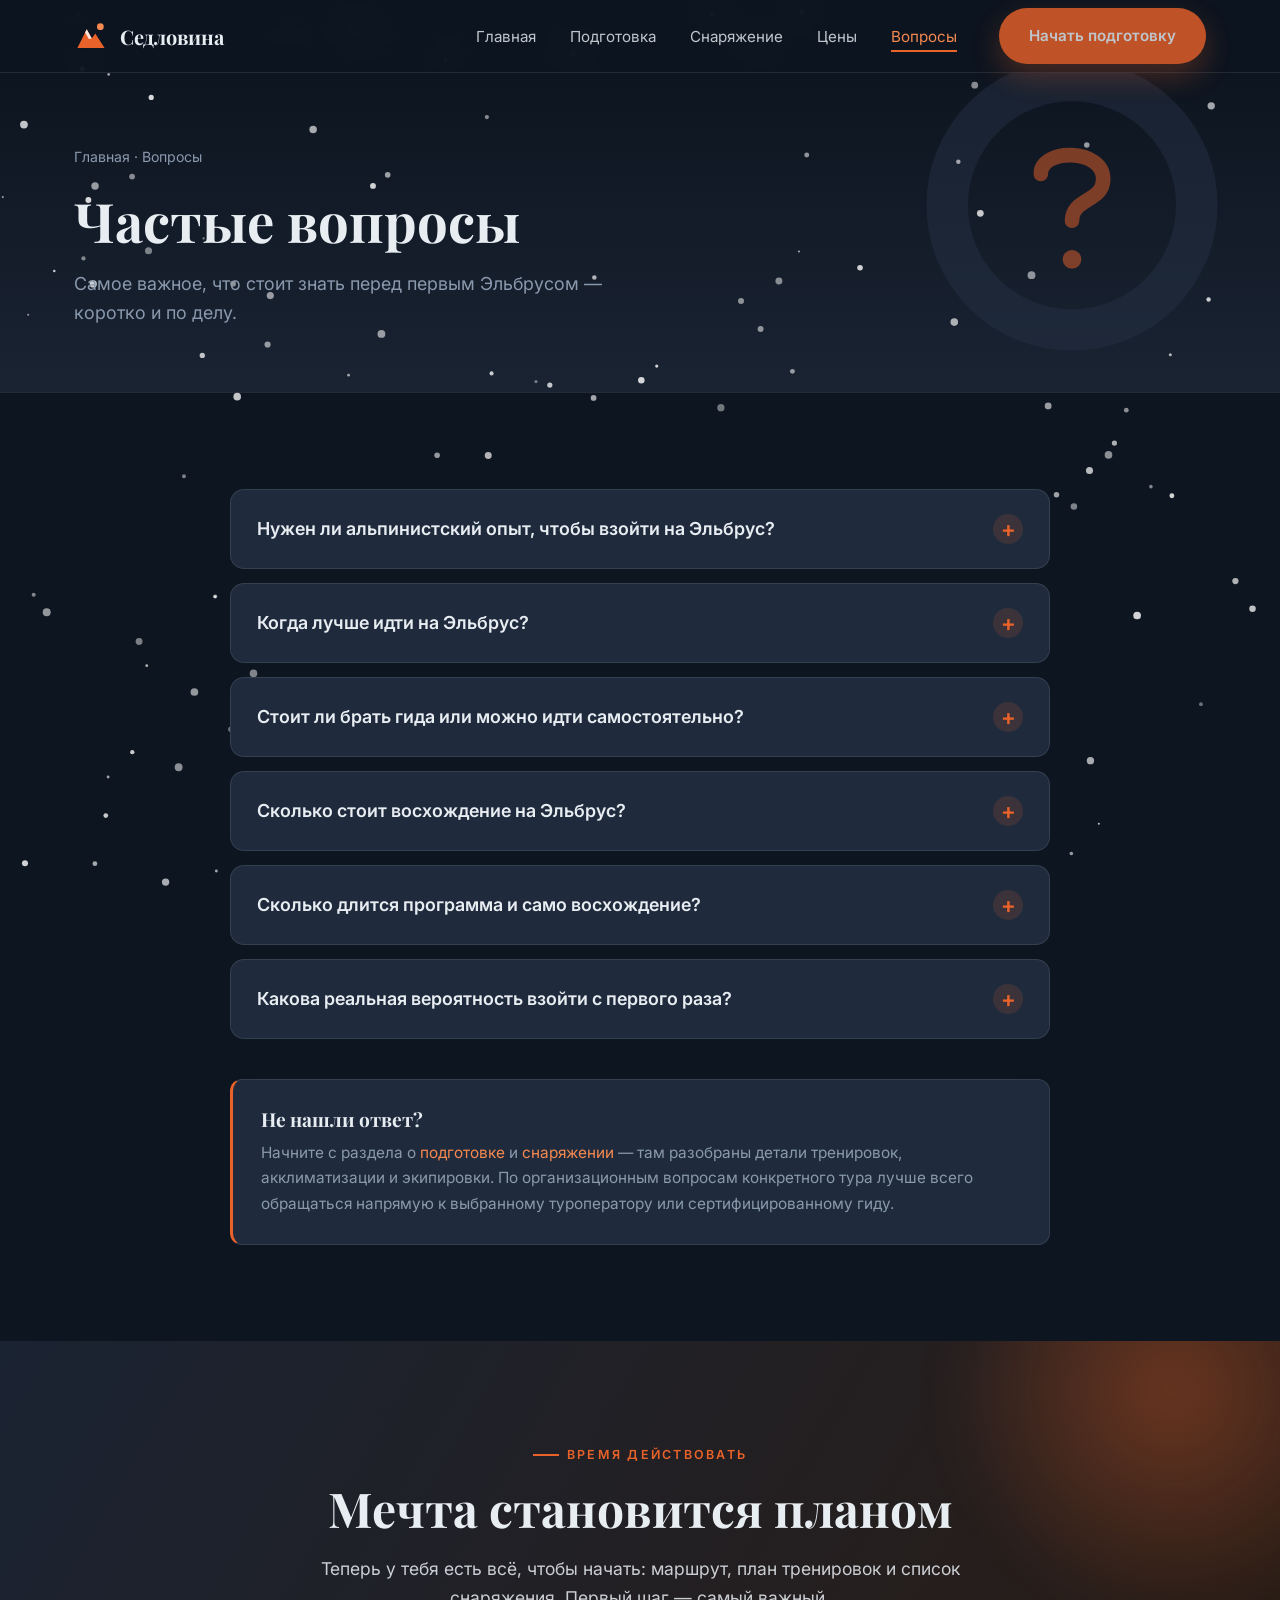
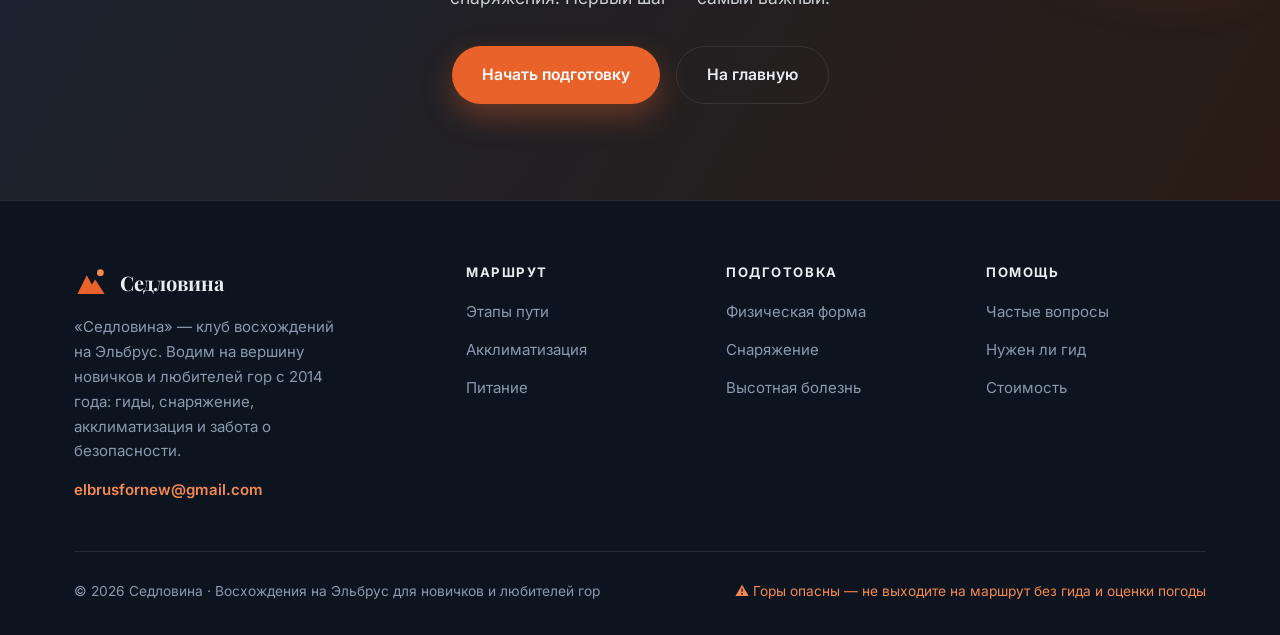
<file: faq.html>
<!DOCTYPE html>
<html lang="ru">
<head>
  <meta charset="UTF-8" />
  <meta name="viewport" content="width=device-width, initial-scale=1.0" />
  <title>Частые вопросы о восхождении на Эльбрус · Седловина</title>
  <meta name="description" content="Ответы на частые вопросы о первом восхождении на Эльбрус: нужен ли опыт, когда лучше идти, стоит ли брать гида и сколько стоит восхождение." />
  <link rel="preconnect" href="https://fonts.googleapis.com" />
  <link rel="preconnect" href="https://fonts.gstatic.com" crossorigin />
  <link href="https://fonts.googleapis.com/css2?family=Playfair+Display:wght@600;700;800&family=Inter:wght@400;500;600;700&display=swap" rel="stylesheet" />
  <link rel="stylesheet" href="style.css" />
  <link rel="icon" href="data:image/svg+xml,<svg xmlns='http://www.w3.org/2000/svg' viewBox='0 0 32 32'><polygon points='16,4 28,28 4,28' fill='%23E8622A'/></svg>" />
</head>
<body>

  <!-- ===== NAV ===== -->
  <header class="nav">
    <div class="container nav-inner">
      <a href="index.html" class="brand">
        <svg class="brand-mark" viewBox="0 0 40 40" fill="none" xmlns="http://www.w3.org/2000/svg">
          <path d="M4 34L15 12l6 11 4-6 11 17H4z" fill="#E8622A"/>
          <path d="M15 12l6 11-3.5.5L13 16l2-4z" fill="#fff" fill-opacity=".85"/>
          <circle cx="31" cy="9" r="4" fill="#f5894f"/>
        </svg>
        <span>Седловина</span>
      </a>
      <nav>
        <ul class="nav-links">
          <li><a href="index.html">Главная</a></li>
          <li><a href="preparation.html">Подготовка</a></li>
          <li><a href="gear.html">Снаряжение</a></li>
          <li><a href="index.html#pricing">Цены</a></li>
          <li><a href="faq.html" class="active">Вопросы</a></li>
          <li class="nav-cta"><a href="index.html#apply" class="btn btn-primary">Начать подготовку</a></li>
        </ul>
      </nav>
      <button class="nav-toggle" aria-label="Меню" aria-expanded="false">
        <span></span><span></span><span></span>
      </button>
    </div>
  </header>

  <!-- ===== PAGE HEAD ===== -->
  <section class="page-head">
    <svg class="page-head-art" viewBox="0 0 500 360" fill="none" xmlns="http://www.w3.org/2000/svg" aria-hidden="true">
      <circle cx="300" cy="180" r="120" fill="none" stroke="#243044" stroke-width="40"/>
      <path d="M270 150c0-25 60-25 60 5 0 22-30 18-30 40" stroke="#E8622A" stroke-width="14" stroke-linecap="round" fill="none"/>
      <circle cx="300" cy="232" r="9" fill="#E8622A"/>
    </svg>
    <div class="container">
      <div class="breadcrumb"><a href="index.html">Главная</a> · Вопросы</div>
      <h1>Частые вопросы</h1>
      <p>Самое важное, что стоит знать перед первым Эльбрусом — коротко и по делу.</p>
    </div>
  </section>

  <!-- ===== FAQ ===== -->
  <section class="section">
    <div class="container">
      <div class="faq-list">

        <div class="faq-item reveal">
          <button class="faq-q" aria-expanded="false">
            Нужен ли альпинистский опыт, чтобы взойти на Эльбрус?
            <span class="plus">+</span>
          </button>
          <div class="faq-a">
            <div class="faq-a-inner">
              <p>Нет, технического альпинистского опыта по классическому южному маршруту не требуется — там нет сложного лазания, скал или отвесного льда. Это, по сути, очень длинный и холодный подъём по снежному склону в кошках.</p>
              <p>Но «без опыта» не значит «без подготовки». Нужны хорошая физическая выносливость, базовые навыки хождения в кошках и самозадержания ледорубом (этому обучают гиды на месте), а главное — психологическая готовность к долгой монотонной работе на холоде и высоте. Перед Эльбрусом полезно сходить в любой многодневный горный поход, чтобы понять, как организм реагирует на высоту.</p>
            </div>
          </div>
        </div>

        <div class="faq-item reveal">
          <button class="faq-q" aria-expanded="false">
            Когда лучше идти на Эльбрус?
            <span class="plus">+</span>
          </button>
          <div class="faq-a">
            <div class="faq-a-inner">
              <p>Классический сезон для новичков — с конца июня по сентябрь. Самые стабильные и комфортные условия обычно в июле и августе: относительно тёплая погода, меньше шансов на затяжную непогоду, хорошо набитая тропа.</p>
              <p>Июнь и начало сентября — холоднее и более переменчиво, но и людей меньше. Зимнее восхождение (с октября по апрель) — это уже серьёзное мероприятие для опытных, с экстремальными морозами, ветром и лавинной опасностью; новичкам оно не подходит. В любом сезоне закладывайте запасные дни на погоду: «окно» для штурма может не открыться сразу.</p>
            </div>
          </div>
        </div>

        <div class="faq-item reveal">
          <button class="faq-q" aria-expanded="false">
            Стоит ли брать гида или можно идти самостоятельно?
            <span class="plus">+</span>
          </button>
          <div class="faq-a">
            <div class="faq-a-inner">
              <p>Для первого восхождения гид настоятельно рекомендуется. Несмотря на «несложность» маршрута, Эльбрус ежегодно уносит жизни — чаще всего из-за резкой смены погоды, потери видимости и ориентиров, недооценки высоты и переоценки своих сил.</p>
              <p>Гид отвечает за выбор темпа и тактики акклиматизации, следит за вашим состоянием, знает маршрут в условиях плохой видимости, имеет связь и навыки спасработ. Альтернатива — идти с коммерческой группой от проверенного туроператора, что обычно включает гида, заброску, питание и часть снаряжения. Идти в одиночку или неподготовленной группой без сопровождения — главная причина трагедий на горе, особенно для тех, кто здесь впервые.</p>
            </div>
          </div>
        </div>

        <div class="faq-item reveal">
          <button class="faq-q" aria-expanded="false">
            Сколько стоит восхождение на Эльбрус?
            <span class="plus">+</span>
          </button>
          <div class="faq-a">
            <div class="faq-a-inner">
              <p>Бюджет сильно зависит от формата. Организованный тур с гидом, проживанием, питанием на горе, трансферами и программой акклиматизации обычно занимает 7–9 дней и стоит ощутимо дороже, чем самостоятельный заезд, — зато берёт на себя всю логистику и безопасность.</p>
              <p>Помимо самого тура заложите расходы на: дорогу до Минеральных Вод / Пятигорска и трансфер в Приэльбрусье; аренду или покупку снаряжения; канатную дорогу и ратрак (если планируете подброску на штурме); страховку с покрытием высотных восхождений и вертолётной эвакуации; питание в дни до и после программы. Точные суммы меняются от сезона и оператора, поэтому сравнивайте несколько программ и уточняйте, что именно входит в цену, а за что придётся доплачивать отдельно.</p>
            </div>
          </div>
        </div>

        <div class="faq-item reveal">
          <button class="faq-q" aria-expanded="false">
            Сколько длится программа и само восхождение?
            <span class="plus">+</span>
          </button>
          <div class="faq-a">
            <div class="faq-a-inner">
              <p>Полноценная программа с грамотной акклиматизацией занимает в среднем 7–9 дней. Урезать её до «прилетел и побежал на вершину» — главная ошибка: без акклиматизации шансы дойти резко падают, а риски для здоровья растут.</p>
              <p>Сам штурмовой день — самый тяжёлый: выход обычно в 2–4 часа ночи, и весь путь до западной вершины и обратно в лагерь занимает в среднем 9–14 часов в зависимости от погоды, темпа группы и того, используется ли ратрак для заброски до начала пешей части.</p>
            </div>
          </div>
        </div>

        <div class="faq-item reveal">
          <button class="faq-q" aria-expanded="false">
            Какова реальная вероятность взойти с первого раза?
            <span class="plus">+</span>
          </button>
          <div class="faq-a">
            <div class="faq-a-inner">
              <p>Статистика успешных восхождений сильно колеблется и в первую очередь зависит от двух вещей: погоды и качества акклиматизации. У подготовленных групп с хорошей акклиматизацией и удачным погодным окном шансы высокие; у тех, кто экономит дни и приходит «с самолёта», — заметно ниже.</p>
              <p>Важно принять заранее: вершина — не гарантия, а бонус. Опытные восходители говорят, что цель — вернуться целым, а не дойти любой ценой. Готовность повернуть назад при плохом самочувствии или погоде — признак зрелости, а не слабости. Многие поднимаются со второй попытки, и это нормально.</p>
            </div>
          </div>
        </div>

      </div>

      <div class="info reveal" style="max-width:820px;margin:40px auto 0;border-left-color:#E8622A">
        <h3>Не нашли ответ?</h3>
        <p>Начните с раздела о <a href="preparation.html" style="color:var(--sunrise-soft)">подготовке</a> и <a href="gear.html" style="color:var(--sunrise-soft)">снаряжении</a> — там разобраны детали тренировок, акклиматизации и экипировки. По организационным вопросам конкретного тура лучше всего обращаться напрямую к выбранному туроператору или сертифицированному гиду.</p>
      </div>
    </div>
  </section>

  <!-- ===== CTA ===== -->
  <section class="section cta">
    <div class="cta-glow" aria-hidden="true"></div>
    <div class="container">
      <div class="cta-inner reveal">
        <span class="eyebrow" style="justify-content:center">Время действовать</span>
        <h2>Мечта становится планом</h2>
        <p>Теперь у тебя есть всё, чтобы начать: маршрут, план тренировок и список снаряжения. Первый шаг — самый важный.</p>
        <div class="hero-actions" style="justify-content:center">
          <a href="index.html#apply" class="btn btn-primary">Начать подготовку</a>
          <a href="index.html" class="btn btn-ghost">На главную</a>
        </div>
      </div>
    </div>
  </section>

  <!-- ===== FOOTER ===== -->
  <footer class="footer">
    <div class="container">
      <div class="footer-grid">
        <div class="footer-brand">
          <a href="index.html" class="brand">
            <svg class="brand-mark" viewBox="0 0 40 40" fill="none"><path d="M4 34L15 12l6 11 4-6 11 17H4z" fill="#E8622A"/><circle cx="31" cy="9" r="4" fill="#f5894f"/></svg>
            <span>Седловина</span>
          </a>
          <p>«Седловина» — клуб восхождений на Эльбрус. Водим на вершину новичков и любителей гор с 2014 года: гиды, снаряжение, акклиматизация и забота о безопасности.</p>
          <a class="footer-mail" href="mailto:elbrusfornew@gmail.com">elbrusfornew@gmail.com</a>
        </div>
        <div>
          <h4>Маршрут</h4>
          <ul>
            <li><a href="index.html#route">Этапы пути</a></li>
            <li><a href="preparation.html#acclimatization">Акклиматизация</a></li>
            <li><a href="preparation.html#nutrition">Питание</a></li>
          </ul>
        </div>
        <div>
          <h4>Подготовка</h4>
          <ul>
            <li><a href="preparation.html#physical">Физическая форма</a></li>
            <li><a href="gear.html#technical">Снаряжение</a></li>
            <li><a href="preparation.html#ams">Высотная болезнь</a></li>
          </ul>
        </div>
        <div>
          <h4>Помощь</h4>
          <ul>
            <li><a href="faq.html">Частые вопросы</a></li>
            <li><a href="faq.html">Нужен ли гид</a></li>
            <li><a href="faq.html">Стоимость</a></li>
          </ul>
        </div>
      </div>
      <div class="footer-bottom">
        <span>© <span data-year>2026</span> Седловина · Восхождения на Эльбрус для новичков и любителей гор</span>
        <span class="warn">⚠ Горы опасны — не выходите на маршрут без гида и оценки погоды</span>
      </div>
    </div>
  </footer>

  <script src="snow.js"></script>
  <script src="animations.js"></script>
</body>
</html>
</file>
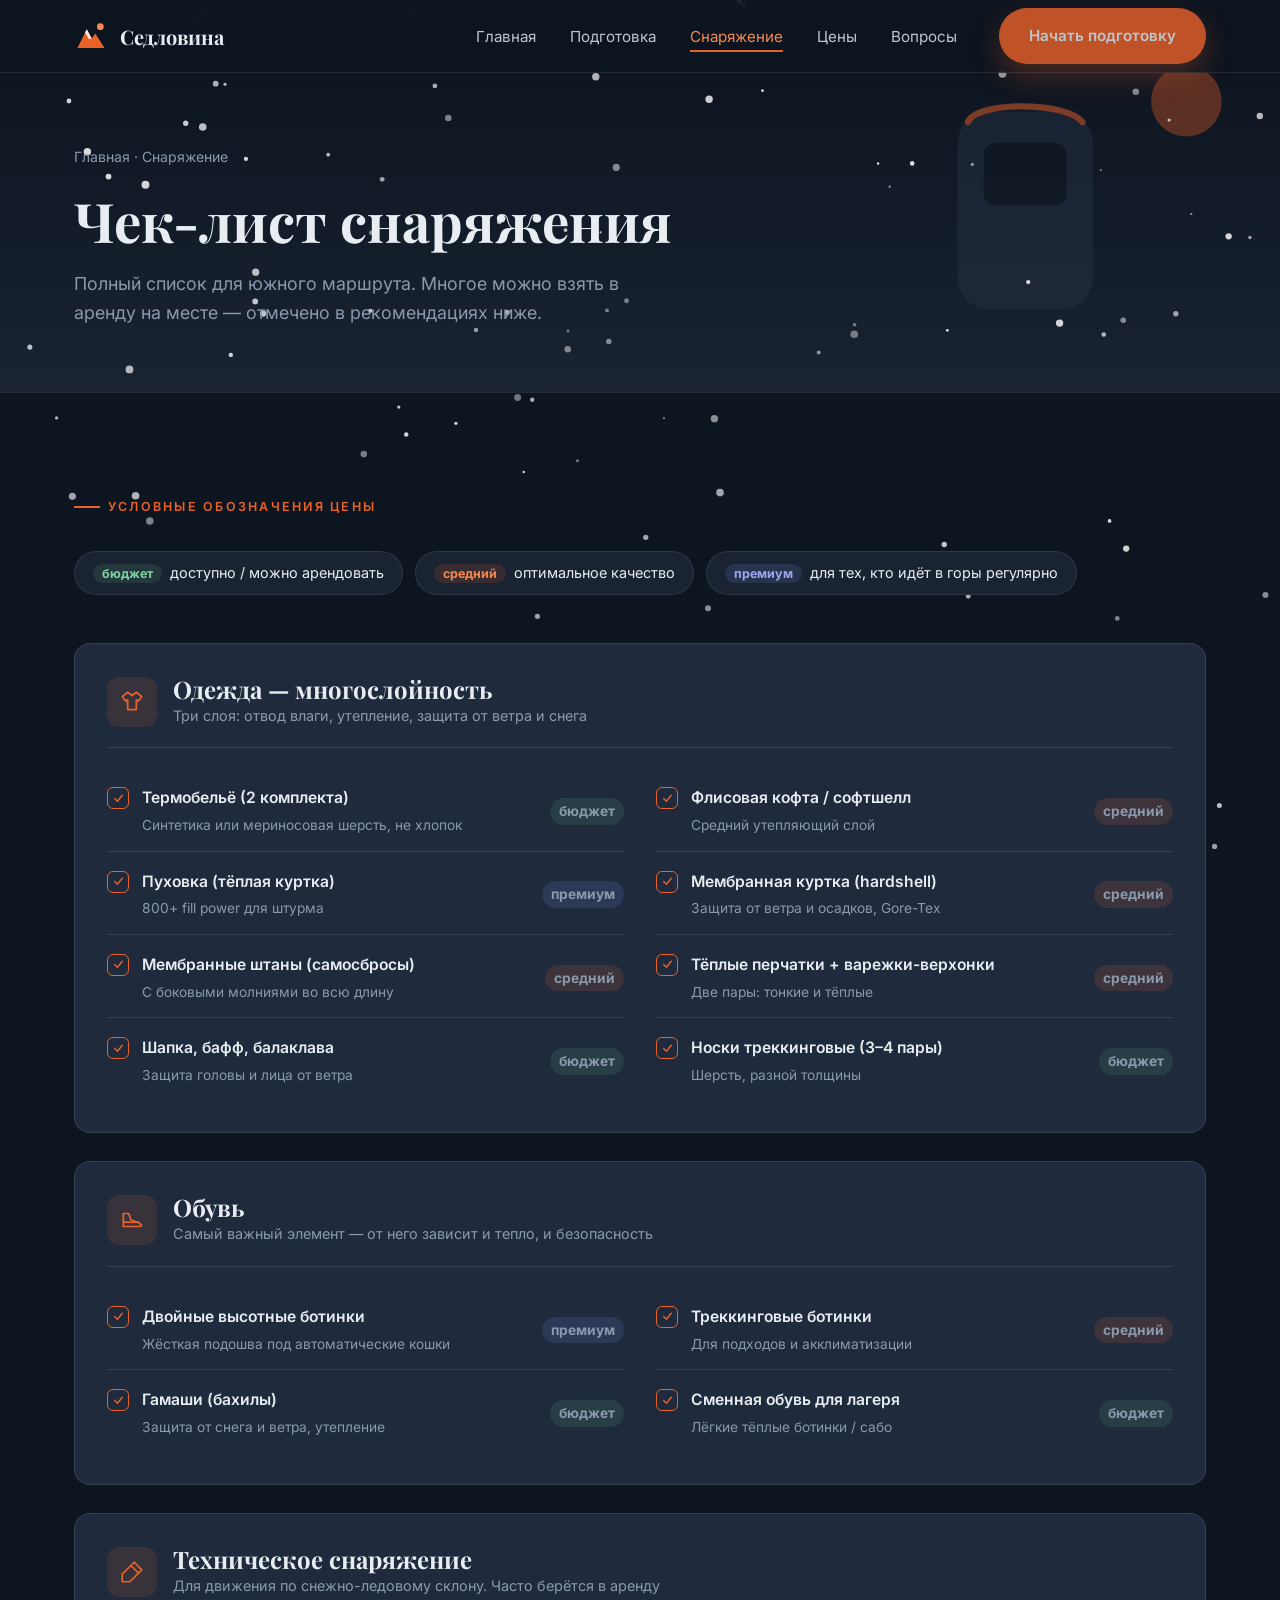
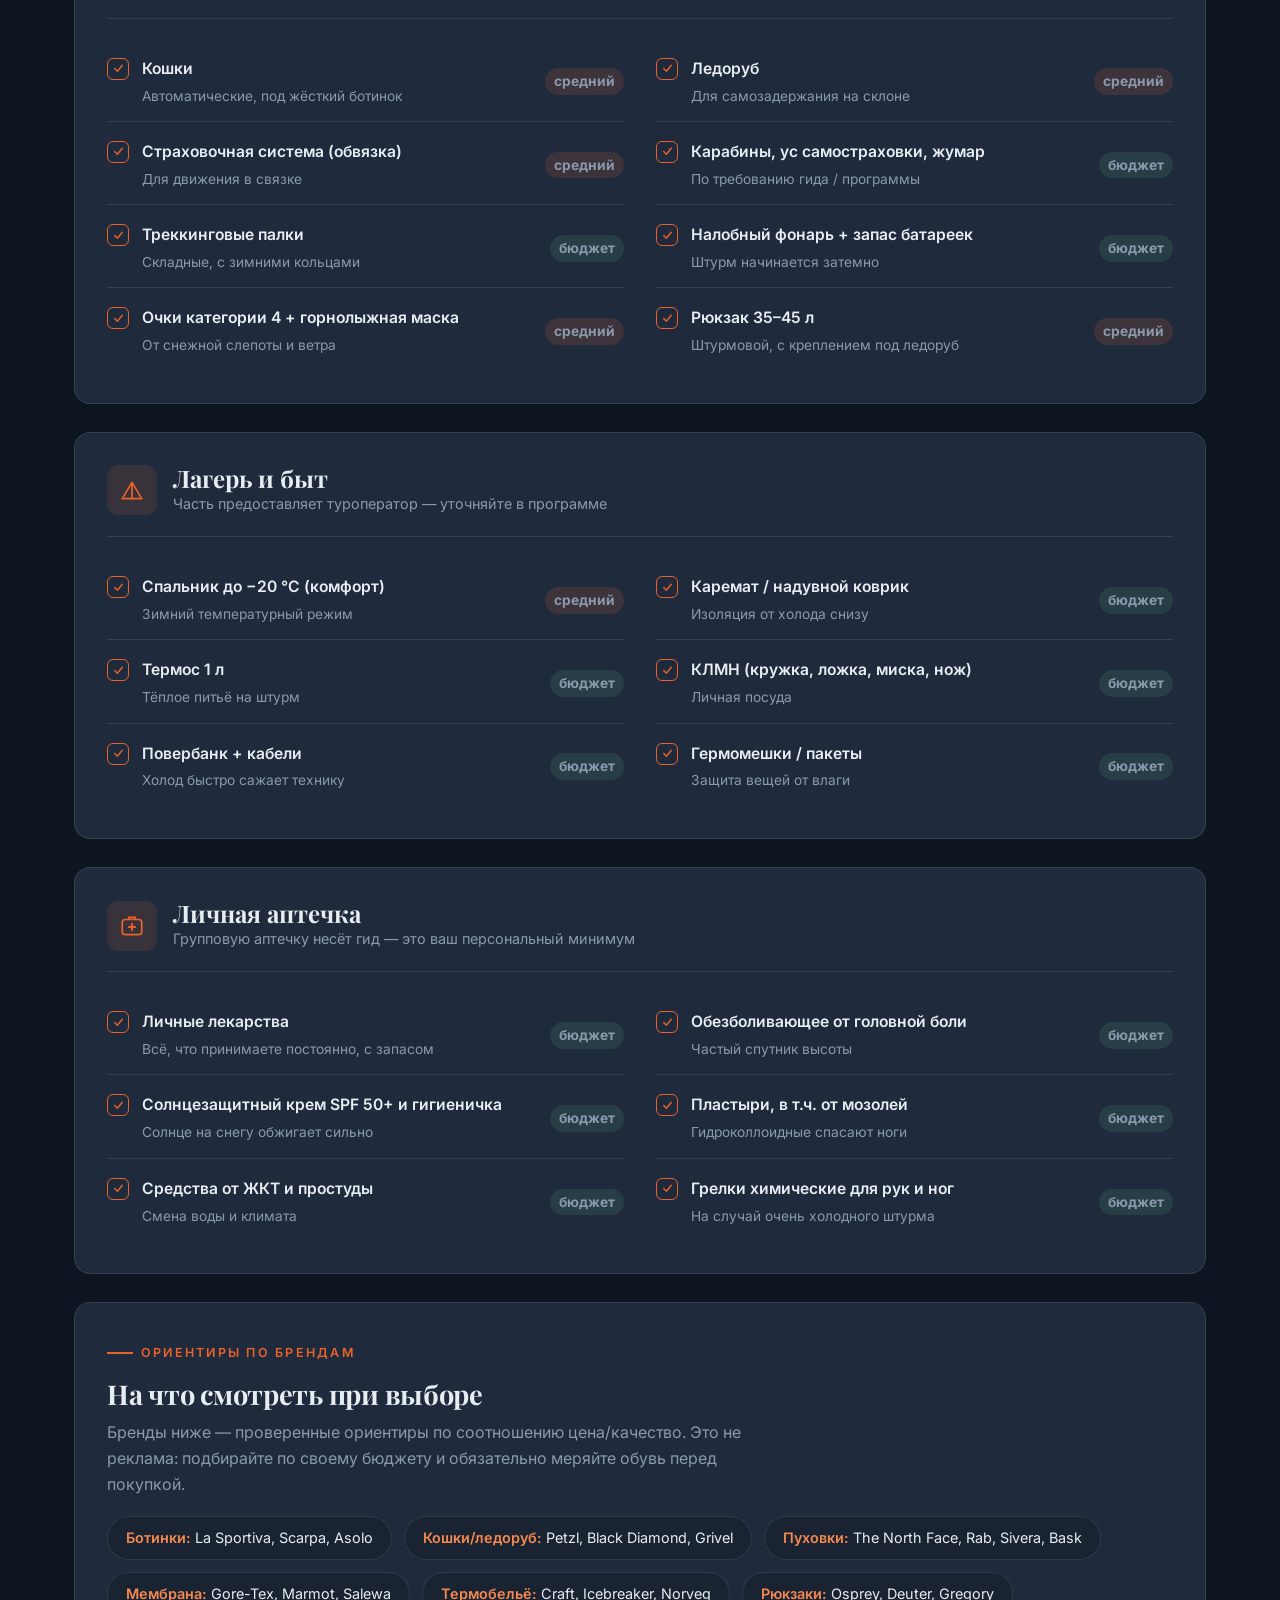
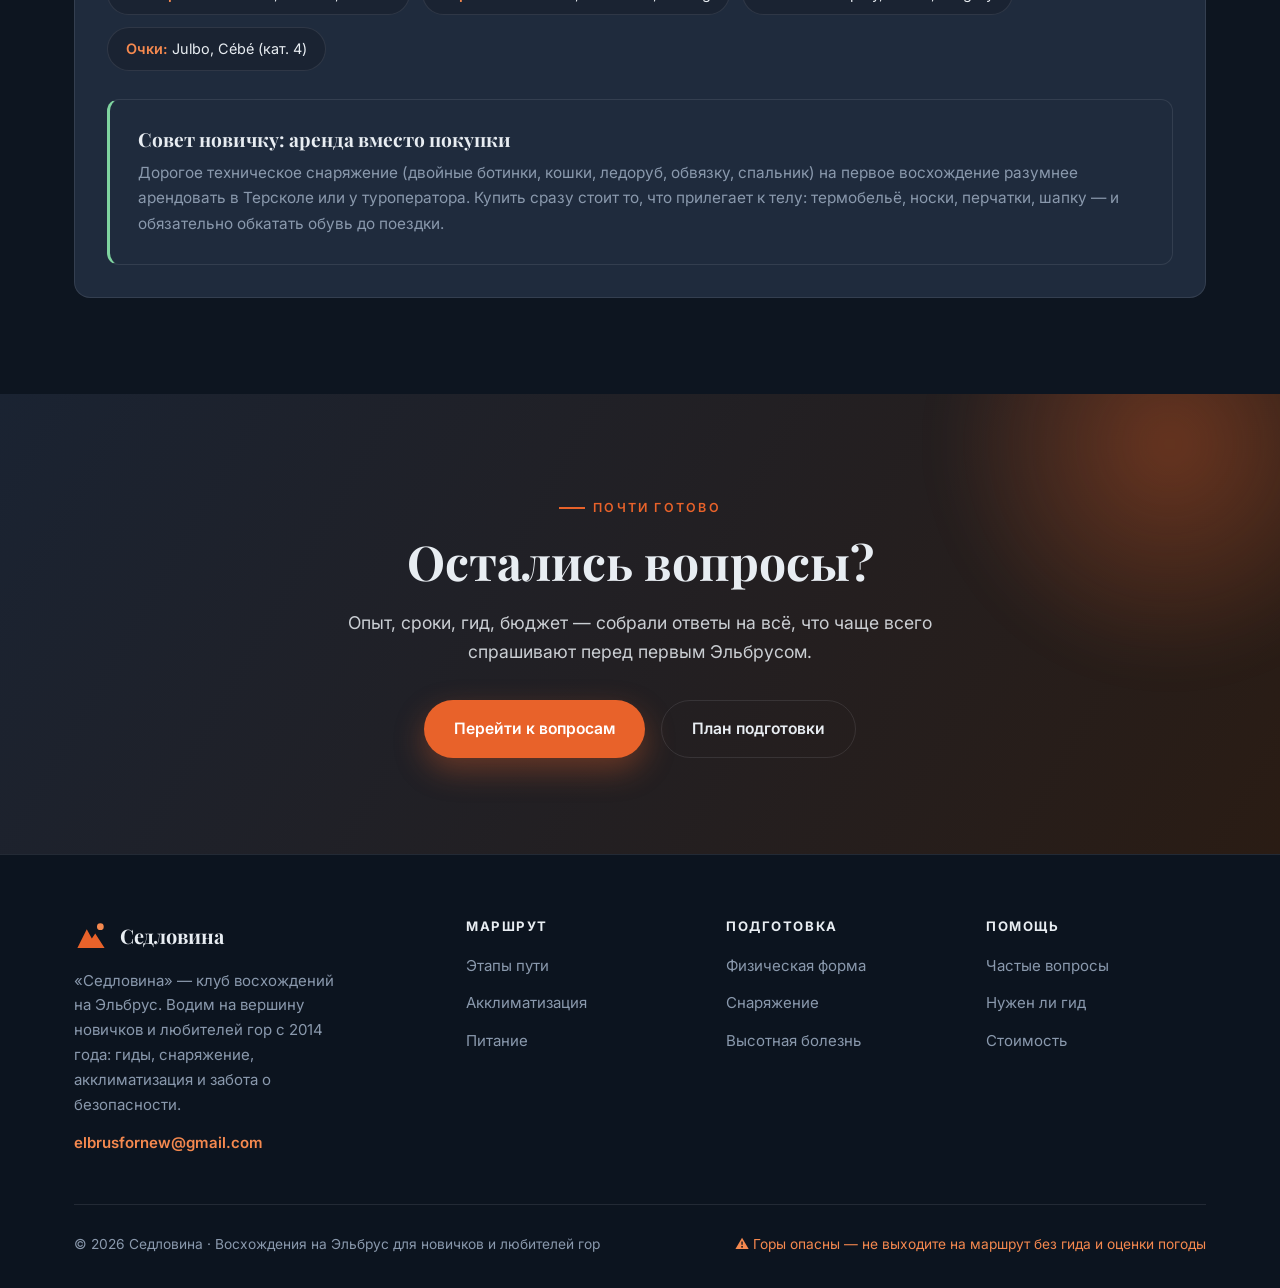
<file: gear.html>
<!DOCTYPE html>
<html lang="ru">
<head>
  <meta charset="UTF-8" />
  <meta name="viewport" content="width=device-width, initial-scale=1.0" />
  <title>Снаряжение для Эльбруса — чек-лист, бренды, цены · Седловина</title>
  <meta name="description" content="Полный чек-лист снаряжения для восхождения на Эльбрус: одежда, обувь, техническое снаряжение, лагерь и аптечка. Рекомендации по брендам и ценовым категориям." />
  <link rel="preconnect" href="https://fonts.googleapis.com" />
  <link rel="preconnect" href="https://fonts.gstatic.com" crossorigin />
  <link href="https://fonts.googleapis.com/css2?family=Playfair+Display:wght@600;700;800&family=Inter:wght@400;500;600;700&display=swap" rel="stylesheet" />
  <link rel="stylesheet" href="style.css" />
  <link rel="icon" href="data:image/svg+xml,<svg xmlns='http://www.w3.org/2000/svg' viewBox='0 0 32 32'><polygon points='16,4 28,28 4,28' fill='%23E8622A'/></svg>" />
</head>
<body>

  <!-- ===== NAV ===== -->
  <header class="nav">
    <div class="container nav-inner">
      <a href="index.html" class="brand">
        <svg class="brand-mark" viewBox="0 0 40 40" fill="none" xmlns="http://www.w3.org/2000/svg">
          <path d="M4 34L15 12l6 11 4-6 11 17H4z" fill="#E8622A"/>
          <path d="M15 12l6 11-3.5.5L13 16l2-4z" fill="#fff" fill-opacity=".85"/>
          <circle cx="31" cy="9" r="4" fill="#f5894f"/>
        </svg>
        <span>Седловина</span>
      </a>
      <nav>
        <ul class="nav-links">
          <li><a href="index.html">Главная</a></li>
          <li><a href="preparation.html">Подготовка</a></li>
          <li><a href="gear.html" class="active">Снаряжение</a></li>
          <li><a href="index.html#pricing">Цены</a></li>
          <li><a href="faq.html">Вопросы</a></li>
          <li class="nav-cta"><a href="index.html#apply" class="btn btn-primary">Начать подготовку</a></li>
        </ul>
      </nav>
      <button class="nav-toggle" aria-label="Меню" aria-expanded="false">
        <span></span><span></span><span></span>
      </button>
    </div>
  </header>

  <!-- ===== PAGE HEAD ===== -->
  <section class="page-head">
    <svg class="page-head-art" viewBox="0 0 500 360" fill="none" xmlns="http://www.w3.org/2000/svg" aria-hidden="true">
      <rect x="190" y="90" width="130" height="190" rx="30" fill="#243044"/>
      <rect x="215" y="120" width="80" height="60" rx="12" fill="#0f1722"/>
      <path d="M200 100c8-20 94-20 110 0" fill="none" stroke="#E8622A" stroke-width="6" stroke-linecap="round"/>
      <circle cx="410" cy="80" r="34" fill="#E8622A" opacity=".7"/>
    </svg>
    <div class="container">
      <div class="breadcrumb"><a href="index.html">Главная</a> · Снаряжение</div>
      <h1>Чек-лист снаряжения</h1>
      <p>Полный список для южного маршрута. Многое можно взять в аренду на месте — отмечено в рекомендациях ниже.</p>
    </div>
  </section>

  <!-- ===== CHECKLIST ===== -->
  <section class="section">
    <div class="container">

      <div class="reveal" style="margin-bottom:48px">
        <span class="eyebrow">Условные обозначения цены</span>
        <div class="brand-tags">
          <span class="brand-tag"><span class="price price-budget">бюджет</span> &nbsp;доступно / можно арендовать</span>
          <span class="brand-tag"><span class="price price-mid">средний</span> &nbsp;оптимальное качество</span>
          <span class="brand-tag"><span class="price price-top">премиум</span> &nbsp;для тех, кто идёт в горы регулярно</span>
        </div>
      </div>

      <!-- ОДЕЖДА -->
      <div class="gear-cat reveal" id="clothing">
        <div class="gear-cat-head">
          <div class="gear-cat-icon"><svg width="26" height="26" viewBox="0 0 24 24" fill="none"><path d="M8 3l4 3 4-3 5 4-3 4-2-1v9H8v-9l-2 1-3-4 5-4z" stroke="currentColor" stroke-width="1.6" stroke-linejoin="round"/></svg></div>
          <div><h3>Одежда — многослойность</h3><p>Три слоя: отвод влаги, утепление, защита от ветра и снега</p></div>
        </div>
        <div class="gear-items">
          <div class="gear-item"><span class="tick"><svg width="13" height="13" viewBox="0 0 24 24" fill="none"><path d="M5 12l5 5 9-11" stroke="currentColor" stroke-width="2.6" stroke-linecap="round" stroke-linejoin="round"/></svg></span><div><strong>Термобельё (2 комплекта)</strong><span>Синтетика или мериносовая шерсть, не хлопок</span></div><span class="price price-budget">бюджет</span></div>
          <div class="gear-item"><span class="tick"><svg width="13" height="13" viewBox="0 0 24 24" fill="none"><path d="M5 12l5 5 9-11" stroke="currentColor" stroke-width="2.6" stroke-linecap="round" stroke-linejoin="round"/></svg></span><div><strong>Флисовая кофта / софтшелл</strong><span>Средний утепляющий слой</span></div><span class="price price-mid">средний</span></div>
          <div class="gear-item"><span class="tick"><svg width="13" height="13" viewBox="0 0 24 24" fill="none"><path d="M5 12l5 5 9-11" stroke="currentColor" stroke-width="2.6" stroke-linecap="round" stroke-linejoin="round"/></svg></span><div><strong>Пуховка (тёплая куртка)</strong><span>800+ fill power для штурма</span></div><span class="price price-top">премиум</span></div>
          <div class="gear-item"><span class="tick"><svg width="13" height="13" viewBox="0 0 24 24" fill="none"><path d="M5 12l5 5 9-11" stroke="currentColor" stroke-width="2.6" stroke-linecap="round" stroke-linejoin="round"/></svg></span><div><strong>Мембранная куртка (hardshell)</strong><span>Защита от ветра и осадков, Gore-Tex</span></div><span class="price price-mid">средний</span></div>
          <div class="gear-item"><span class="tick"><svg width="13" height="13" viewBox="0 0 24 24" fill="none"><path d="M5 12l5 5 9-11" stroke="currentColor" stroke-width="2.6" stroke-linecap="round" stroke-linejoin="round"/></svg></span><div><strong>Мембранные штаны (самосбросы)</strong><span>С боковыми молниями во всю длину</span></div><span class="price price-mid">средний</span></div>
          <div class="gear-item"><span class="tick"><svg width="13" height="13" viewBox="0 0 24 24" fill="none"><path d="M5 12l5 5 9-11" stroke="currentColor" stroke-width="2.6" stroke-linecap="round" stroke-linejoin="round"/></svg></span><div><strong>Тёплые перчатки + варежки-верхонки</strong><span>Две пары: тонкие и тёплые</span></div><span class="price price-mid">средний</span></div>
          <div class="gear-item"><span class="tick"><svg width="13" height="13" viewBox="0 0 24 24" fill="none"><path d="M5 12l5 5 9-11" stroke="currentColor" stroke-width="2.6" stroke-linecap="round" stroke-linejoin="round"/></svg></span><div><strong>Шапка, бафф, балаклава</strong><span>Защита головы и лица от ветра</span></div><span class="price price-budget">бюджет</span></div>
          <div class="gear-item"><span class="tick"><svg width="13" height="13" viewBox="0 0 24 24" fill="none"><path d="M5 12l5 5 9-11" stroke="currentColor" stroke-width="2.6" stroke-linecap="round" stroke-linejoin="round"/></svg></span><div><strong>Носки треккинговые (3–4 пары)</strong><span>Шерсть, разной толщины</span></div><span class="price price-budget">бюджет</span></div>
        </div>
      </div>

      <!-- ОБУВЬ -->
      <div class="gear-cat reveal" id="boots">
        <div class="gear-cat-head">
          <div class="gear-cat-icon"><svg width="26" height="26" viewBox="0 0 24 24" fill="none"><path d="M4 6h5l2 6c3 1 7 2 9 4 1 .6 1 2-1 2H4V6z" stroke="currentColor" stroke-width="1.6" stroke-linejoin="round"/><path d="M4 14h15" stroke="currentColor" stroke-width="1.6"/></svg></div>
          <div><h3>Обувь</h3><p>Самый важный элемент — от него зависит и тепло, и безопасность</p></div>
        </div>
        <div class="gear-items">
          <div class="gear-item"><span class="tick"><svg width="13" height="13" viewBox="0 0 24 24" fill="none"><path d="M5 12l5 5 9-11" stroke="currentColor" stroke-width="2.6" stroke-linecap="round" stroke-linejoin="round"/></svg></span><div><strong>Двойные высотные ботинки</strong><span>Жёсткая подошва под автоматические кошки</span></div><span class="price price-top">премиум</span></div>
          <div class="gear-item"><span class="tick"><svg width="13" height="13" viewBox="0 0 24 24" fill="none"><path d="M5 12l5 5 9-11" stroke="currentColor" stroke-width="2.6" stroke-linecap="round" stroke-linejoin="round"/></svg></span><div><strong>Треккинговые ботинки</strong><span>Для подходов и акклиматизации</span></div><span class="price price-mid">средний</span></div>
          <div class="gear-item"><span class="tick"><svg width="13" height="13" viewBox="0 0 24 24" fill="none"><path d="M5 12l5 5 9-11" stroke="currentColor" stroke-width="2.6" stroke-linecap="round" stroke-linejoin="round"/></svg></span><div><strong>Гамаши (бахилы)</strong><span>Защита от снега и ветра, утепление</span></div><span class="price price-budget">бюджет</span></div>
          <div class="gear-item"><span class="tick"><svg width="13" height="13" viewBox="0 0 24 24" fill="none"><path d="M5 12l5 5 9-11" stroke="currentColor" stroke-width="2.6" stroke-linecap="round" stroke-linejoin="round"/></svg></span><div><strong>Сменная обувь для лагеря</strong><span>Лёгкие тёплые ботинки / сабо</span></div><span class="price price-budget">бюджет</span></div>
        </div>
      </div>

      <!-- ТЕХНИЧЕСКОЕ -->
      <div class="gear-cat reveal" id="technical">
        <div class="gear-cat-head">
          <div class="gear-cat-icon"><svg width="26" height="26" viewBox="0 0 24 24" fill="none"><path d="M14 3l7 7-3 3-7-7 3-3zM11 6L3 14v7h7l8-8" stroke="currentColor" stroke-width="1.6" stroke-linejoin="round"/></svg></div>
          <div><h3>Техническое снаряжение</h3><p>Для движения по снежно-ледовому склону. Часто берётся в аренду</p></div>
        </div>
        <div class="gear-items">
          <div class="gear-item"><span class="tick"><svg width="13" height="13" viewBox="0 0 24 24" fill="none"><path d="M5 12l5 5 9-11" stroke="currentColor" stroke-width="2.6" stroke-linecap="round" stroke-linejoin="round"/></svg></span><div><strong>Кошки</strong><span>Автоматические, под жёсткий ботинок</span></div><span class="price price-mid">средний</span></div>
          <div class="gear-item"><span class="tick"><svg width="13" height="13" viewBox="0 0 24 24" fill="none"><path d="M5 12l5 5 9-11" stroke="currentColor" stroke-width="2.6" stroke-linecap="round" stroke-linejoin="round"/></svg></span><div><strong>Ледоруб</strong><span>Для самозадержания на склоне</span></div><span class="price price-mid">средний</span></div>
          <div class="gear-item"><span class="tick"><svg width="13" height="13" viewBox="0 0 24 24" fill="none"><path d="M5 12l5 5 9-11" stroke="currentColor" stroke-width="2.6" stroke-linecap="round" stroke-linejoin="round"/></svg></span><div><strong>Страховочная система (обвязка)</strong><span>Для движения в связке</span></div><span class="price price-mid">средний</span></div>
          <div class="gear-item"><span class="tick"><svg width="13" height="13" viewBox="0 0 24 24" fill="none"><path d="M5 12l5 5 9-11" stroke="currentColor" stroke-width="2.6" stroke-linecap="round" stroke-linejoin="round"/></svg></span><div><strong>Карабины, ус самостраховки, жумар</strong><span>По требованию гида / программы</span></div><span class="price price-budget">бюджет</span></div>
          <div class="gear-item"><span class="tick"><svg width="13" height="13" viewBox="0 0 24 24" fill="none"><path d="M5 12l5 5 9-11" stroke="currentColor" stroke-width="2.6" stroke-linecap="round" stroke-linejoin="round"/></svg></span><div><strong>Треккинговые палки</strong><span>Складные, с зимними кольцами</span></div><span class="price price-budget">бюджет</span></div>
          <div class="gear-item"><span class="tick"><svg width="13" height="13" viewBox="0 0 24 24" fill="none"><path d="M5 12l5 5 9-11" stroke="currentColor" stroke-width="2.6" stroke-linecap="round" stroke-linejoin="round"/></svg></span><div><strong>Налобный фонарь + запас батареек</strong><span>Штурм начинается затемно</span></div><span class="price price-budget">бюджет</span></div>
          <div class="gear-item"><span class="tick"><svg width="13" height="13" viewBox="0 0 24 24" fill="none"><path d="M5 12l5 5 9-11" stroke="currentColor" stroke-width="2.6" stroke-linecap="round" stroke-linejoin="round"/></svg></span><div><strong>Очки категории 4 + горнолыжная маска</strong><span>От снежной слепоты и ветра</span></div><span class="price price-mid">средний</span></div>
          <div class="gear-item"><span class="tick"><svg width="13" height="13" viewBox="0 0 24 24" fill="none"><path d="M5 12l5 5 9-11" stroke="currentColor" stroke-width="2.6" stroke-linecap="round" stroke-linejoin="round"/></svg></span><div><strong>Рюкзак 35–45 л</strong><span>Штурмовой, с креплением под ледоруб</span></div><span class="price price-mid">средний</span></div>
        </div>
      </div>

      <!-- ЛАГЕРЬ -->
      <div class="gear-cat reveal" id="camp">
        <div class="gear-cat-head">
          <div class="gear-cat-icon"><svg width="26" height="26" viewBox="0 0 24 24" fill="none"><path d="M3 20L12 5l9 15H3zM12 5v15" stroke="currentColor" stroke-width="1.6" stroke-linejoin="round"/></svg></div>
          <div><h3>Лагерь и быт</h3><p>Часть предоставляет туроператор — уточняйте в программе</p></div>
        </div>
        <div class="gear-items">
          <div class="gear-item"><span class="tick"><svg width="13" height="13" viewBox="0 0 24 24" fill="none"><path d="M5 12l5 5 9-11" stroke="currentColor" stroke-width="2.6" stroke-linecap="round" stroke-linejoin="round"/></svg></span><div><strong>Спальник до −20 °C (комфорт)</strong><span>Зимний температурный режим</span></div><span class="price price-mid">средний</span></div>
          <div class="gear-item"><span class="tick"><svg width="13" height="13" viewBox="0 0 24 24" fill="none"><path d="M5 12l5 5 9-11" stroke="currentColor" stroke-width="2.6" stroke-linecap="round" stroke-linejoin="round"/></svg></span><div><strong>Каремат / надувной коврик</strong><span>Изоляция от холода снизу</span></div><span class="price price-budget">бюджет</span></div>
          <div class="gear-item"><span class="tick"><svg width="13" height="13" viewBox="0 0 24 24" fill="none"><path d="M5 12l5 5 9-11" stroke="currentColor" stroke-width="2.6" stroke-linecap="round" stroke-linejoin="round"/></svg></span><div><strong>Термос 1 л</strong><span>Тёплое питьё на штурм</span></div><span class="price price-budget">бюджет</span></div>
          <div class="gear-item"><span class="tick"><svg width="13" height="13" viewBox="0 0 24 24" fill="none"><path d="M5 12l5 5 9-11" stroke="currentColor" stroke-width="2.6" stroke-linecap="round" stroke-linejoin="round"/></svg></span><div><strong>КЛМН (кружка, ложка, миска, нож)</strong><span>Личная посуда</span></div><span class="price price-budget">бюджет</span></div>
          <div class="gear-item"><span class="tick"><svg width="13" height="13" viewBox="0 0 24 24" fill="none"><path d="M5 12l5 5 9-11" stroke="currentColor" stroke-width="2.6" stroke-linecap="round" stroke-linejoin="round"/></svg></span><div><strong>Повербанк + кабели</strong><span>Холод быстро сажает технику</span></div><span class="price price-budget">бюджет</span></div>
          <div class="gear-item"><span class="tick"><svg width="13" height="13" viewBox="0 0 24 24" fill="none"><path d="M5 12l5 5 9-11" stroke="currentColor" stroke-width="2.6" stroke-linecap="round" stroke-linejoin="round"/></svg></span><div><strong>Гермомешки / пакеты</strong><span>Защита вещей от влаги</span></div><span class="price price-budget">бюджет</span></div>
        </div>
      </div>

      <!-- АПТЕЧКА -->
      <div class="gear-cat reveal" id="firstaid">
        <div class="gear-cat-head">
          <div class="gear-cat-icon"><svg width="26" height="26" viewBox="0 0 24 24" fill="none"><rect x="3" y="6" width="18" height="14" rx="3" stroke="currentColor" stroke-width="1.6"/><path d="M12 10v6M9 13h6" stroke="currentColor" stroke-width="1.8" stroke-linecap="round"/><path d="M9 6V4h6v2" stroke="currentColor" stroke-width="1.6"/></svg></div>
          <div><h3>Личная аптечка</h3><p>Групповую аптечку несёт гид — это ваш персональный минимум</p></div>
        </div>
        <div class="gear-items">
          <div class="gear-item"><span class="tick"><svg width="13" height="13" viewBox="0 0 24 24" fill="none"><path d="M5 12l5 5 9-11" stroke="currentColor" stroke-width="2.6" stroke-linecap="round" stroke-linejoin="round"/></svg></span><div><strong>Личные лекарства</strong><span>Всё, что принимаете постоянно, с запасом</span></div><span class="price price-budget">бюджет</span></div>
          <div class="gear-item"><span class="tick"><svg width="13" height="13" viewBox="0 0 24 24" fill="none"><path d="M5 12l5 5 9-11" stroke="currentColor" stroke-width="2.6" stroke-linecap="round" stroke-linejoin="round"/></svg></span><div><strong>Обезболивающее от головной боли</strong><span>Частый спутник высоты</span></div><span class="price price-budget">бюджет</span></div>
          <div class="gear-item"><span class="tick"><svg width="13" height="13" viewBox="0 0 24 24" fill="none"><path d="M5 12l5 5 9-11" stroke="currentColor" stroke-width="2.6" stroke-linecap="round" stroke-linejoin="round"/></svg></span><div><strong>Солнцезащитный крем SPF 50+ и гигиеничка</strong><span>Солнце на снегу обжигает сильно</span></div><span class="price price-budget">бюджет</span></div>
          <div class="gear-item"><span class="tick"><svg width="13" height="13" viewBox="0 0 24 24" fill="none"><path d="M5 12l5 5 9-11" stroke="currentColor" stroke-width="2.6" stroke-linecap="round" stroke-linejoin="round"/></svg></span><div><strong>Пластыри, в т.ч. от мозолей</strong><span>Гидроколлоидные спасают ноги</span></div><span class="price price-budget">бюджет</span></div>
          <div class="gear-item"><span class="tick"><svg width="13" height="13" viewBox="0 0 24 24" fill="none"><path d="M5 12l5 5 9-11" stroke="currentColor" stroke-width="2.6" stroke-linecap="round" stroke-linejoin="round"/></svg></span><div><strong>Средства от ЖКТ и простуды</strong><span>Смена воды и климата</span></div><span class="price price-budget">бюджет</span></div>
          <div class="gear-item"><span class="tick"><svg width="13" height="13" viewBox="0 0 24 24" fill="none"><path d="M5 12l5 5 9-11" stroke="currentColor" stroke-width="2.6" stroke-linecap="round" stroke-linejoin="round"/></svg></span><div><strong>Грелки химические для рук и ног</strong><span>На случай очень холодного штурма</span></div><span class="price price-budget">бюджет</span></div>
        </div>
      </div>

      <!-- BRANDS -->
      <div class="brands reveal" id="brands">
        <span class="eyebrow">Ориентиры по брендам</span>
        <h3 class="section-title" style="font-size:1.7rem;margin-bottom:8px">На что смотреть при выборе</h3>
        <p style="color:var(--muted);max-width:640px">Бренды ниже — проверенные ориентиры по соотношению цена/качество. Это не реклама: подбирайте по своему бюджету и обязательно меряйте обувь перед покупкой.</p>
        <div class="brand-tags">
          <span class="brand-tag"><b>Ботинки:</b> La Sportiva, Scarpa, Asolo</span>
          <span class="brand-tag"><b>Кошки/ледоруб:</b> Petzl, Black Diamond, Grivel</span>
          <span class="brand-tag"><b>Пуховки:</b> The North Face, Rab, Sivera, Bask</span>
          <span class="brand-tag"><b>Мембрана:</b> Gore-Tex, Marmot, Salewa</span>
          <span class="brand-tag"><b>Термобельё:</b> Craft, Icebreaker, Norveg</span>
          <span class="brand-tag"><b>Рюкзаки:</b> Osprey, Deuter, Gregory</span>
          <span class="brand-tag"><b>Очки:</b> Julbo, Cébé (кат. 4)</span>
        </div>
        <div class="info reveal" style="margin-top:28px;border-left-color:#7fd4a0">
          <h3>Совет новичку: аренда вместо покупки</h3>
          <p>Дорогое техническое снаряжение (двойные ботинки, кошки, ледоруб, обвязку, спальник) на первое восхождение разумнее арендовать в Терсколе или у туроператора. Купить сразу стоит то, что прилегает к телу: термобельё, носки, перчатки, шапку — и обязательно обкатать обувь до поездки.</p>
        </div>
      </div>

    </div>
  </section>

  <!-- ===== CTA ===== -->
  <section class="section cta">
    <div class="cta-glow" aria-hidden="true"></div>
    <div class="container">
      <div class="cta-inner reveal">
        <span class="eyebrow" style="justify-content:center">Почти готово</span>
        <h2>Остались вопросы?</h2>
        <p>Опыт, сроки, гид, бюджет — собрали ответы на всё, что чаще всего спрашивают перед первым Эльбрусом.</p>
        <div class="hero-actions" style="justify-content:center">
          <a href="faq.html" class="btn btn-primary">Перейти к вопросам</a>
          <a href="preparation.html" class="btn btn-ghost">План подготовки</a>
        </div>
      </div>
    </div>
  </section>

  <!-- ===== FOOTER ===== -->
  <footer class="footer">
    <div class="container">
      <div class="footer-grid">
        <div class="footer-brand">
          <a href="index.html" class="brand">
            <svg class="brand-mark" viewBox="0 0 40 40" fill="none"><path d="M4 34L15 12l6 11 4-6 11 17H4z" fill="#E8622A"/><circle cx="31" cy="9" r="4" fill="#f5894f"/></svg>
            <span>Седловина</span>
          </a>
          <p>«Седловина» — клуб восхождений на Эльбрус. Водим на вершину новичков и любителей гор с 2014 года: гиды, снаряжение, акклиматизация и забота о безопасности.</p>
          <a class="footer-mail" href="mailto:elbrusfornew@gmail.com">elbrusfornew@gmail.com</a>
        </div>
        <div>
          <h4>Маршрут</h4>
          <ul>
            <li><a href="index.html#route">Этапы пути</a></li>
            <li><a href="preparation.html#acclimatization">Акклиматизация</a></li>
            <li><a href="preparation.html#nutrition">Питание</a></li>
          </ul>
        </div>
        <div>
          <h4>Подготовка</h4>
          <ul>
            <li><a href="preparation.html#physical">Физическая форма</a></li>
            <li><a href="gear.html#technical">Снаряжение</a></li>
            <li><a href="preparation.html#ams">Высотная болезнь</a></li>
          </ul>
        </div>
        <div>
          <h4>Помощь</h4>
          <ul>
            <li><a href="faq.html">Частые вопросы</a></li>
            <li><a href="faq.html">Нужен ли гид</a></li>
            <li><a href="faq.html">Стоимость</a></li>
          </ul>
        </div>
      </div>
      <div class="footer-bottom">
        <span>© <span data-year>2026</span> Седловина · Восхождения на Эльбрус для новичков и любителей гор</span>
        <span class="warn">⚠ Горы опасны — не выходите на маршрут без гида и оценки погоды</span>
      </div>
    </div>
  </footer>

  <script src="snow.js"></script>
  <script src="animations.js"></script>
</body>
</html>
</file>
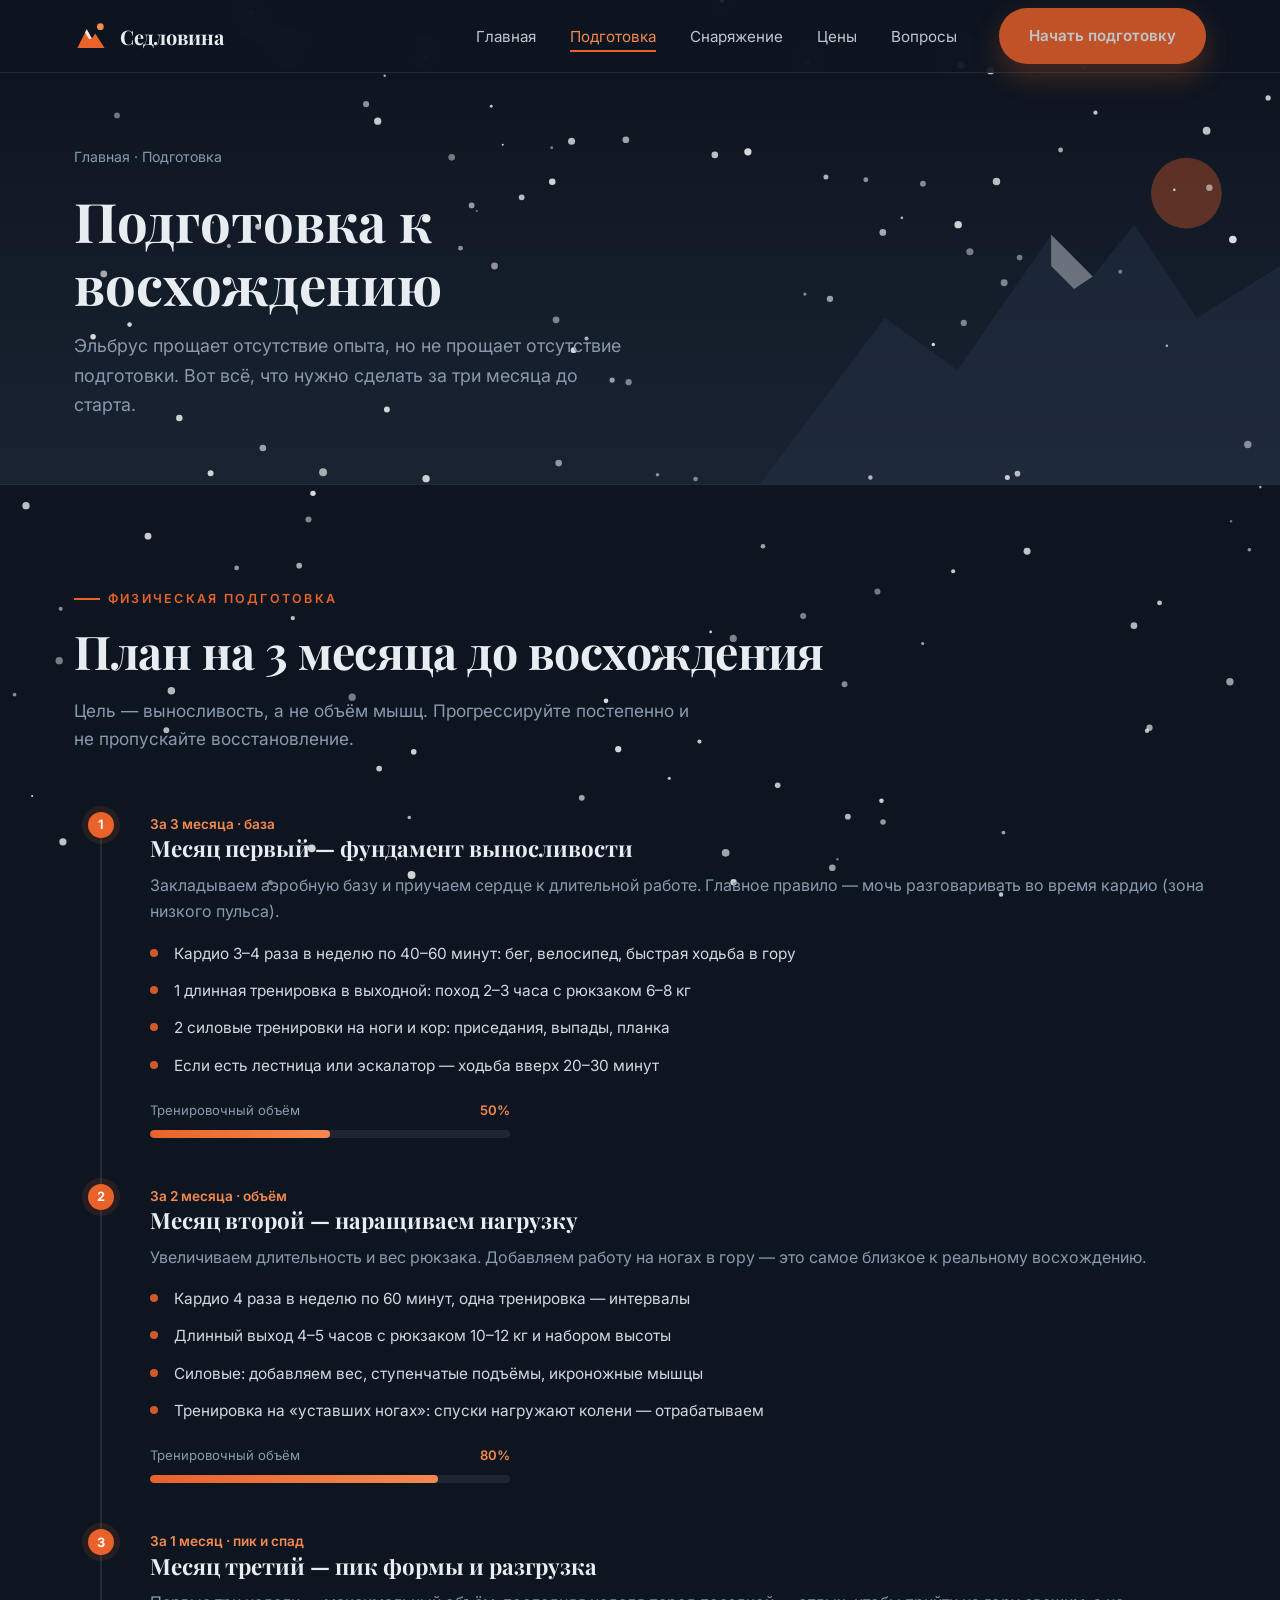
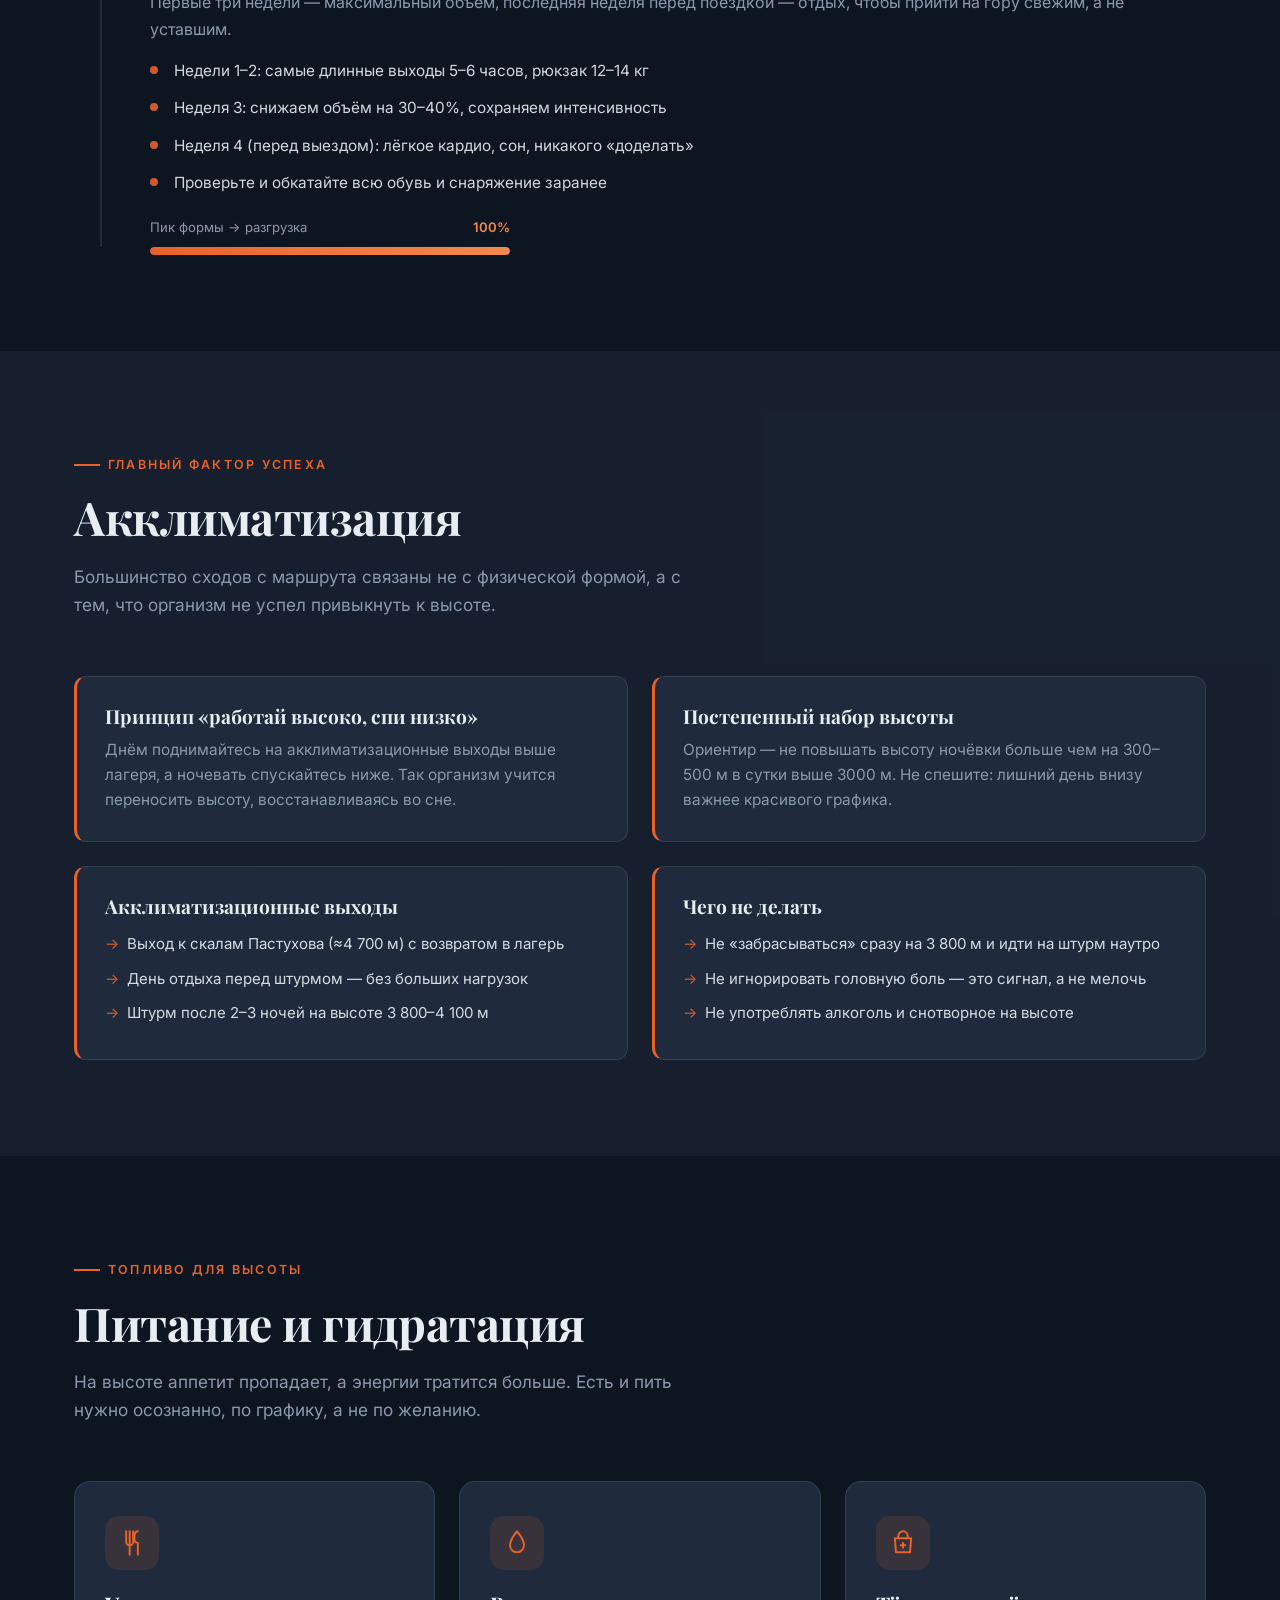
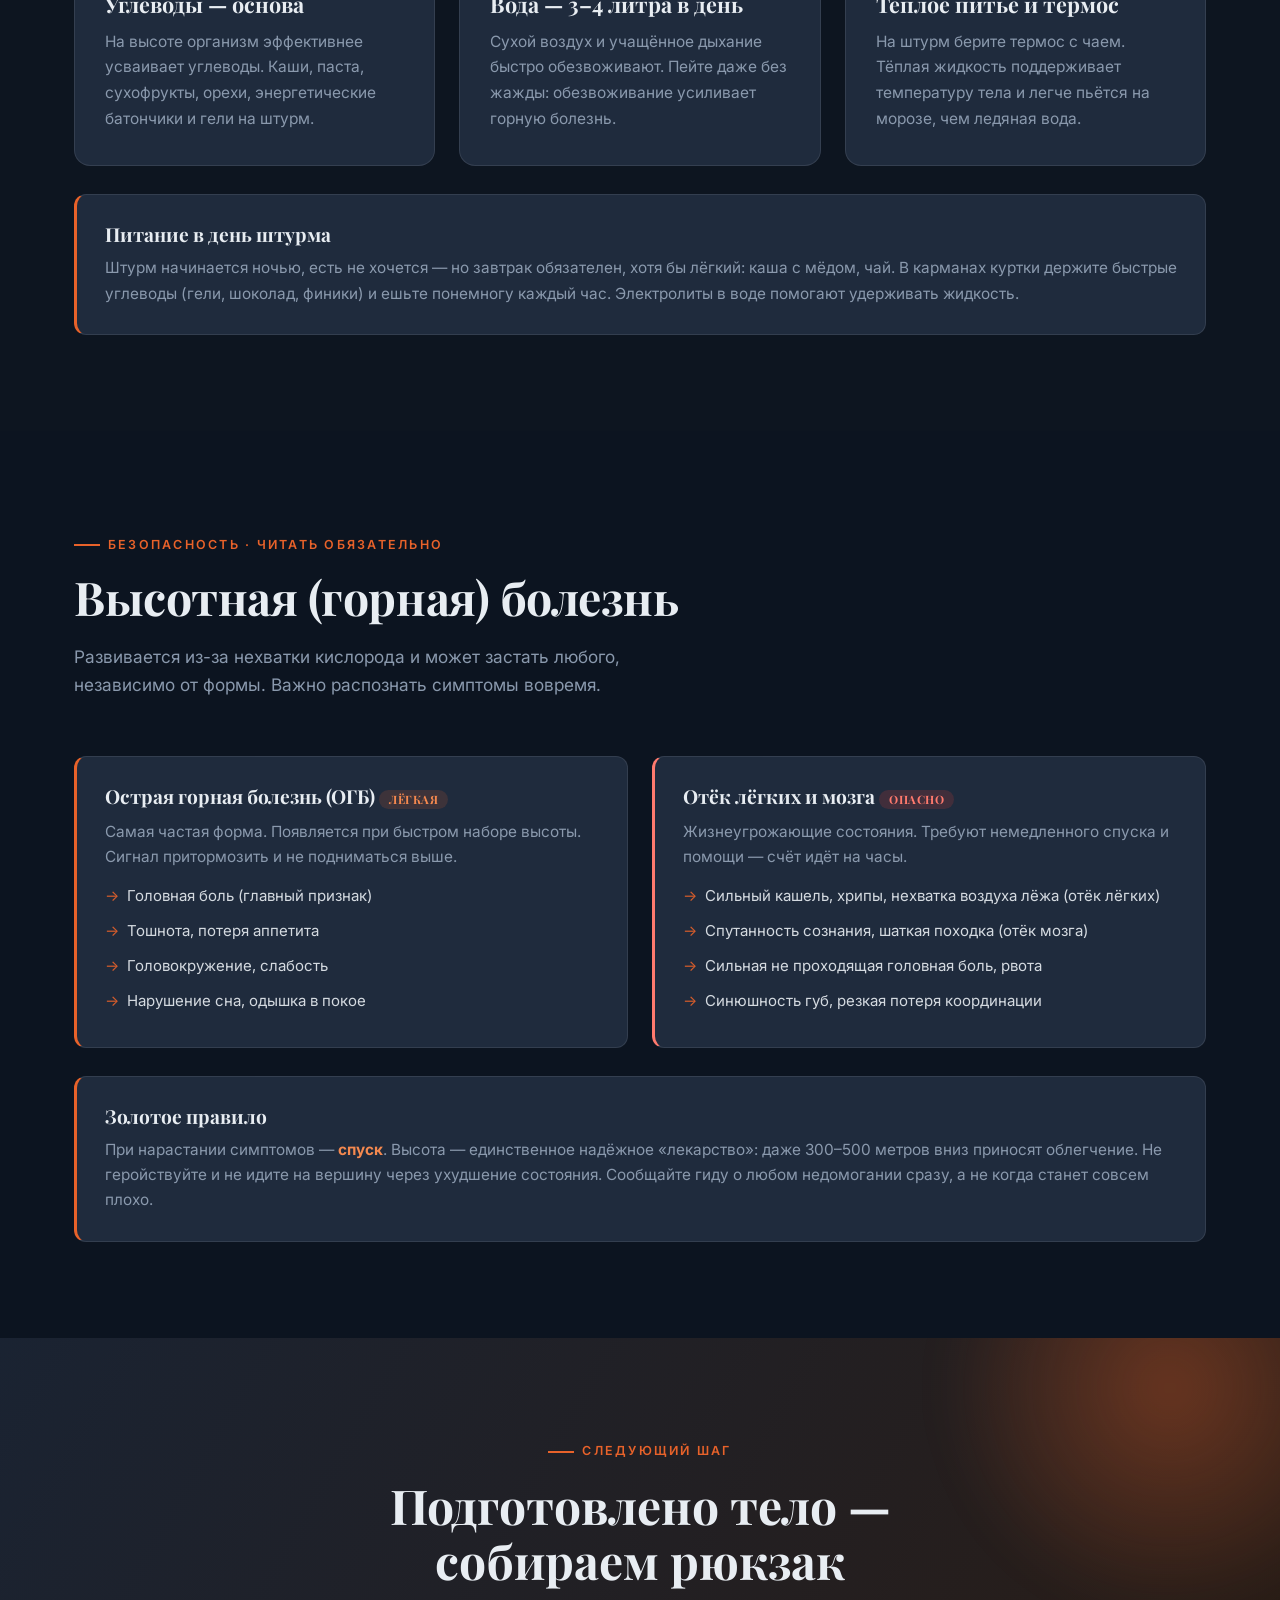
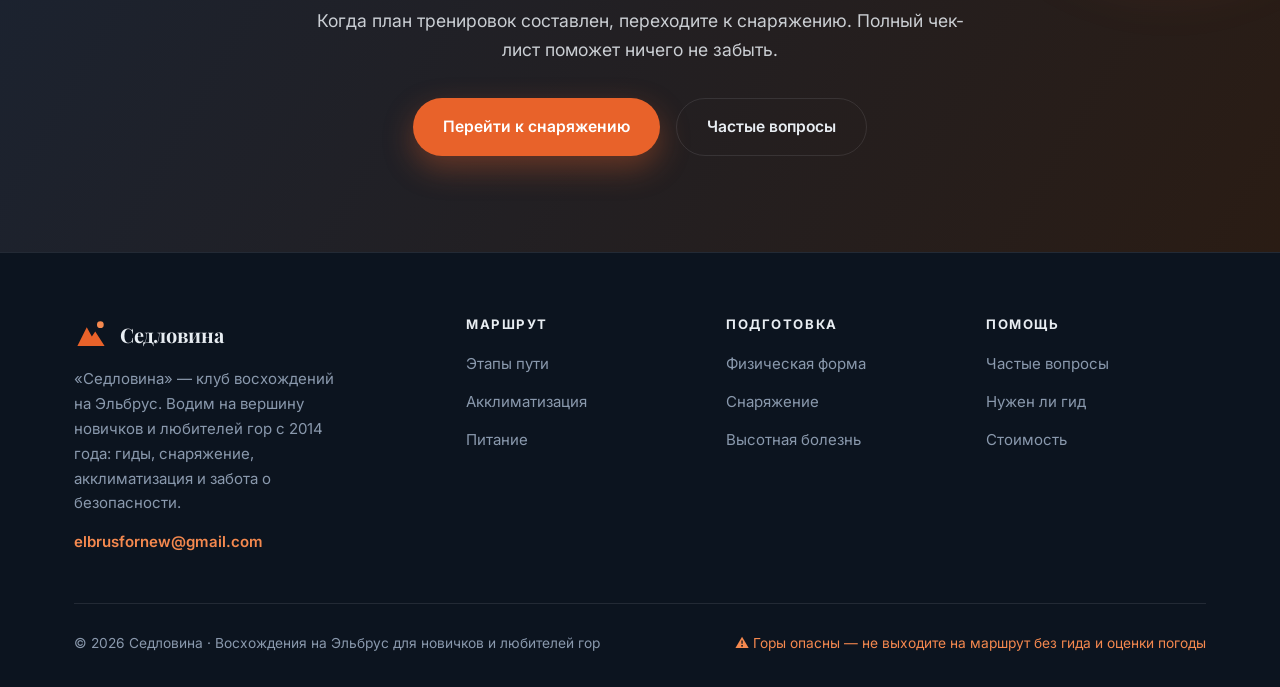
<file: preparation.html>
<!DOCTYPE html>
<html lang="ru">
<head>
  <meta charset="UTF-8" />
  <meta name="viewport" content="width=device-width, initial-scale=1.0" />
  <title>Подготовка к Эльбрусу — план, акклиматизация, питание · Седловина</title>
  <meta name="description" content="Физическая подготовка к восхождению на Эльбрус по месяцам, акклиматизация, питание и гидратация, симптомы высотной болезни и что с ними делать." />
  <link rel="preconnect" href="https://fonts.googleapis.com" />
  <link rel="preconnect" href="https://fonts.gstatic.com" crossorigin />
  <link href="https://fonts.googleapis.com/css2?family=Playfair+Display:wght@600;700;800&family=Inter:wght@400;500;600;700&display=swap" rel="stylesheet" />
  <link rel="stylesheet" href="style.css" />
  <link rel="icon" href="data:image/svg+xml,<svg xmlns='http://www.w3.org/2000/svg' viewBox='0 0 32 32'><polygon points='16,4 28,28 4,28' fill='%23E8622A'/></svg>" />
</head>
<body>

  <!-- ===== NAV ===== -->
  <header class="nav">
    <div class="container nav-inner">
      <a href="index.html" class="brand">
        <svg class="brand-mark" viewBox="0 0 40 40" fill="none" xmlns="http://www.w3.org/2000/svg">
          <path d="M4 34L15 12l6 11 4-6 11 17H4z" fill="#E8622A"/>
          <path d="M15 12l6 11-3.5.5L13 16l2-4z" fill="#fff" fill-opacity=".85"/>
          <circle cx="31" cy="9" r="4" fill="#f5894f"/>
        </svg>
        <span>Седловина</span>
      </a>
      <nav>
        <ul class="nav-links">
          <li><a href="index.html">Главная</a></li>
          <li><a href="preparation.html" class="active">Подготовка</a></li>
          <li><a href="gear.html">Снаряжение</a></li>
          <li><a href="index.html#pricing">Цены</a></li>
          <li><a href="faq.html">Вопросы</a></li>
          <li class="nav-cta"><a href="index.html#apply" class="btn btn-primary">Начать подготовку</a></li>
        </ul>
      </nav>
      <button class="nav-toggle" aria-label="Меню" aria-expanded="false">
        <span></span><span></span><span></span>
      </button>
    </div>
  </header>

  <!-- ===== PAGE HEAD ===== -->
  <section class="page-head">
    <svg class="page-head-art" viewBox="0 0 500 360" fill="none" xmlns="http://www.w3.org/2000/svg" aria-hidden="true">
      <path d="M0 360 L120 200 L190 250 L280 120 L320 160 L360 110 L420 200 L500 150 L500 360Z" fill="#243044"/>
      <path d="M280 120 L320 160 L302 172 L280 150Z" fill="#E8EDF2" opacity=".8"/>
      <circle cx="410" cy="80" r="34" fill="#E8622A" opacity=".7"/>
    </svg>
    <div class="container">
      <div class="breadcrumb"><a href="index.html">Главная</a> · Подготовка</div>
      <h1>Подготовка к восхождению</h1>
      <p>Эльбрус прощает отсутствие опыта, но не прощает отсутствие подготовки. Вот всё, что нужно сделать за три месяца до старта.</p>
    </div>
  </section>

  <!-- ===== PHYSICAL PLAN ===== -->
  <section class="section" id="physical">
    <div class="container">
      <div class="reveal">
        <span class="eyebrow">Физическая подготовка</span>
        <h2 class="section-title">План на 3 месяца до восхождения</h2>
        <p class="section-lead">Цель — выносливость, а не объём мышц. Прогрессируйте постепенно и не пропускайте восстановление.</p>
      </div>

      <div class="timeline">
        <div class="tl-item reveal">
          <div class="tl-dot">1</div>
          <span class="tl-tag">За 3 месяца · база</span>
          <h3>Месяц первый — фундамент выносливости</h3>
          <p>Закладываем аэробную базу и приучаем сердце к длительной работе. Главное правило — мочь разговаривать во время кардио (зона низкого пульса).</p>
          <ul>
            <li>Кардио 3–4 раза в неделю по 40–60 минут: бег, велосипед, быстрая ходьба в гору</li>
            <li>1 длинная тренировка в выходной: поход 2–3 часа с рюкзаком 6–8 кг</li>
            <li>2 силовые тренировки на ноги и кор: приседания, выпады, планка</li>
            <li>Если есть лестница или эскалатор — ходьба вверх 20–30 минут</li>
          </ul>
          <div class="progress-label"><span>Тренировочный объём</span><b>50%</b></div>
          <div class="progress"><div class="progress-fill" data-fill="50%"></div></div>
        </div>

        <div class="tl-item reveal">
          <div class="tl-dot">2</div>
          <span class="tl-tag">За 2 месяца · объём</span>
          <h3>Месяц второй — наращиваем нагрузку</h3>
          <p>Увеличиваем длительность и вес рюкзака. Добавляем работу на ногах в гору — это самое близкое к реальному восхождению.</p>
          <ul>
            <li>Кардио 4 раза в неделю по 60 минут, одна тренировка — интервалы</li>
            <li>Длинный выход 4–5 часов с рюкзаком 10–12 кг и набором высоты</li>
            <li>Силовые: добавляем вес, ступенчатые подъёмы, икроножные мышцы</li>
            <li>Тренировка на «уставших ногах»: спуски нагружают колени — отрабатываем</li>
          </ul>
          <div class="progress-label"><span>Тренировочный объём</span><b>80%</b></div>
          <div class="progress"><div class="progress-fill" data-fill="80%"></div></div>
        </div>

        <div class="tl-item reveal">
          <div class="tl-dot">3</div>
          <span class="tl-tag">За 1 месяц · пик и спад</span>
          <h3>Месяц третий — пик формы и разгрузка</h3>
          <p>Первые три недели — максимальный объём, последняя неделя перед поездкой — отдых, чтобы прийти на гору свежим, а не уставшим.</p>
          <ul>
            <li>Недели 1–2: самые длинные выходы 5–6 часов, рюкзак 12–14 кг</li>
            <li>Неделя 3: снижаем объём на 30–40%, сохраняем интенсивность</li>
            <li>Неделя 4 (перед выездом): лёгкое кардио, сон, никакого «доделать»</li>
            <li>Проверьте и обкатайте всю обувь и снаряжение заранее</li>
          </ul>
          <div class="progress-label"><span>Пик формы → разгрузка</span><b>100%</b></div>
          <div class="progress"><div class="progress-fill" data-fill="100%"></div></div>
        </div>
      </div>
    </div>
  </section>

  <!-- ===== ACCLIMATIZATION ===== -->
  <section class="section route" id="acclimatization">
    <div class="container">
      <div class="reveal">
        <span class="eyebrow">Главный фактор успеха</span>
        <h2 class="section-title">Акклиматизация</h2>
        <p class="section-lead">Большинство сходов с маршрута связаны не с физической формой, а с тем, что организм не успел привыкнуть к высоте.</p>
      </div>
      <div class="info-grid">
        <div class="info reveal">
          <h3>Принцип «работай высоко, спи низко»</h3>
          <p>Днём поднимайтесь на акклиматизационные выходы выше лагеря, а ночевать спускайтесь ниже. Так организм учится переносить высоту, восстанавливаясь во сне.</p>
        </div>
        <div class="info reveal">
          <h3>Постепенный набор высоты</h3>
          <p>Ориентир — не повышать высоту ночёвки больше чем на 300–500 м в сутки выше 3000 м. Не спешите: лишний день внизу важнее красивого графика.</p>
        </div>
        <div class="info reveal">
          <h3>Акклиматизационные выходы</h3>
          <ul>
            <li>Выход к скалам Пастухова (≈4 700 м) с возвратом в лагерь</li>
            <li>День отдыха перед штурмом — без больших нагрузок</li>
            <li>Штурм после 2–3 ночей на высоте 3 800–4 100 м</li>
          </ul>
        </div>
        <div class="info reveal">
          <h3>Чего не делать</h3>
          <ul>
            <li>Не «забрасываться» сразу на 3 800 м и идти на штурм наутро</li>
            <li>Не игнорировать головную боль — это сигнал, а не мелочь</li>
            <li>Не употреблять алкоголь и снотворное на высоте</li>
          </ul>
        </div>
      </div>
    </div>
  </section>

  <!-- ===== NUTRITION ===== -->
  <section class="section" id="nutrition">
    <div class="container">
      <div class="reveal">
        <span class="eyebrow">Топливо для высоты</span>
        <h2 class="section-title">Питание и гидратация</h2>
        <p class="section-lead">На высоте аппетит пропадает, а энергии тратится больше. Есть и пить нужно осознанно, по графику, а не по желанию.</p>
      </div>
      <div class="cards">
        <article class="card reveal">
          <div class="card-icon"><svg viewBox="0 0 24 24" fill="none"><path d="M7 2v9a3 3 0 006 0V2M10 2v20M17 2c-2 0-3 3-3 6s1 4 3 4v10" stroke="currentColor" stroke-width="1.7" stroke-linecap="round" stroke-linejoin="round"/></svg></div>
          <h3>Углеводы — основа</h3>
          <p>На высоте организм эффективнее усваивает углеводы. Каши, паста, сухофрукты, орехи, энергетические батончики и гели на штурм.</p>
        </article>
        <article class="card reveal">
          <div class="card-icon"><svg viewBox="0 0 24 24" fill="none"><path d="M12 2s6 7 6 12a6 6 0 01-12 0c0-5 6-12 6-12z" stroke="currentColor" stroke-width="1.7" stroke-linejoin="round"/></svg></div>
          <h3>Вода — 3–4 литра в день</h3>
          <p>Сухой воздух и учащённое дыхание быстро обезвоживают. Пейте даже без жажды: обезвоживание усиливает горную болезнь.</p>
        </article>
        <article class="card reveal">
          <div class="card-icon"><svg viewBox="0 0 24 24" fill="none"><path d="M5 8h14l-1 12H6L5 8zM8 8V6a4 4 0 018 0v2" stroke="currentColor" stroke-width="1.7" stroke-linejoin="round"/><path d="M12 12v4M10 14h4" stroke="currentColor" stroke-width="1.7" stroke-linecap="round"/></svg></div>
          <h3>Тёплое питьё и термос</h3>
          <p>На штурм берите термос с чаем. Тёплая жидкость поддерживает температуру тела и легче пьётся на морозе, чем ледяная вода.</p>
        </article>
      </div>
      <div class="info reveal" style="margin-top:28px">
        <h3>Питание в день штурма</h3>
        <p>Штурм начинается ночью, есть не хочется — но завтрак обязателен, хотя бы лёгкий: каша с мёдом, чай. В карманах куртки держите быстрые углеводы (гели, шоколад, финики) и ешьте понемногу каждый час. Электролиты в воде помогают удерживать жидкость.</p>
      </div>
    </div>
  </section>

  <!-- ===== ALTITUDE SICKNESS ===== -->
  <section class="section stats" id="ams">
    <div class="container">
      <div class="reveal">
        <span class="eyebrow">Безопасность · читать обязательно</span>
        <h2 class="section-title">Высотная (горная) болезнь</h2>
        <p class="section-lead">Развивается из-за нехватки кислорода и может застать любого, независимо от формы. Важно распознать симптомы вовремя.</p>
      </div>

      <div class="info-grid">
        <div class="info reveal">
          <h3>Острая горная болезнь (ОГБ) <span class="sev sev-mild">лёгкая</span></h3>
          <p>Самая частая форма. Появляется при быстром наборе высоты. Сигнал притормозить и не подниматься выше.</p>
          <ul>
            <li>Головная боль (главный признак)</li>
            <li>Тошнота, потеря аппетита</li>
            <li>Головокружение, слабость</li>
            <li>Нарушение сна, одышка в покое</li>
          </ul>
        </div>
        <div class="info reveal" style="border-left-color:#ff7a6e">
          <h3>Отёк лёгких и мозга <span class="sev sev-danger">опасно</span></h3>
          <p>Жизнеугрожающие состояния. Требуют немедленного спуска и помощи — счёт идёт на часы.</p>
          <ul>
            <li>Сильный кашель, хрипы, нехватка воздуха лёжа (отёк лёгких)</li>
            <li>Спутанность сознания, шаткая походка (отёк мозга)</li>
            <li>Сильная не проходящая головная боль, рвота</li>
            <li>Синюшность губ, резкая потеря координации</li>
          </ul>
        </div>
      </div>

      <div class="info reveal" style="margin-top:28px;border-left-color:#E8622A">
        <h3>Золотое правило</h3>
        <p>При нарастании симптомов — <b style="color:var(--sunrise-soft)">спуск</b>. Высота — единственное надёжное «лекарство»: даже 300–500 метров вниз приносят облегчение. Не геройствуйте и не идите на вершину через ухудшение состояния. Сообщайте гиду о любом недомогании сразу, а не когда станет совсем плохо.</p>
      </div>
    </div>
  </section>

  <!-- ===== CTA ===== -->
  <section class="section cta">
    <div class="cta-glow" aria-hidden="true"></div>
    <div class="container">
      <div class="cta-inner reveal">
        <span class="eyebrow" style="justify-content:center">Следующий шаг</span>
        <h2>Подготовлено тело — собираем рюкзак</h2>
        <p>Когда план тренировок составлен, переходите к снаряжению. Полный чек-лист поможет ничего не забыть.</p>
        <div class="hero-actions" style="justify-content:center">
          <a href="gear.html" class="btn btn-primary">Перейти к снаряжению</a>
          <a href="faq.html" class="btn btn-ghost">Частые вопросы</a>
        </div>
      </div>
    </div>
  </section>

  <!-- ===== FOOTER ===== -->
  <footer class="footer">
    <div class="container">
      <div class="footer-grid">
        <div class="footer-brand">
          <a href="index.html" class="brand">
            <svg class="brand-mark" viewBox="0 0 40 40" fill="none"><path d="M4 34L15 12l6 11 4-6 11 17H4z" fill="#E8622A"/><circle cx="31" cy="9" r="4" fill="#f5894f"/></svg>
            <span>Седловина</span>
          </a>
          <p>«Седловина» — клуб восхождений на Эльбрус. Водим на вершину новичков и любителей гор с 2014 года: гиды, снаряжение, акклиматизация и забота о безопасности.</p>
          <a class="footer-mail" href="mailto:elbrusfornew@gmail.com">elbrusfornew@gmail.com</a>
        </div>
        <div>
          <h4>Маршрут</h4>
          <ul>
            <li><a href="index.html#route">Этапы пути</a></li>
            <li><a href="preparation.html#acclimatization">Акклиматизация</a></li>
            <li><a href="preparation.html#nutrition">Питание</a></li>
          </ul>
        </div>
        <div>
          <h4>Подготовка</h4>
          <ul>
            <li><a href="preparation.html#physical">Физическая форма</a></li>
            <li><a href="gear.html">Снаряжение</a></li>
            <li><a href="preparation.html#ams">Высотная болезнь</a></li>
          </ul>
        </div>
        <div>
          <h4>Помощь</h4>
          <ul>
            <li><a href="faq.html">Частые вопросы</a></li>
            <li><a href="faq.html">Нужен ли гид</a></li>
            <li><a href="faq.html">Стоимость</a></li>
          </ul>
        </div>
      </div>
      <div class="footer-bottom">
        <span>© <span data-year>2026</span> Седловина · Восхождения на Эльбрус для новичков и любителей гор</span>
        <span class="warn">⚠ Горы опасны — не выходите на маршрут без гида и оценки погоды</span>
      </div>
    </div>
  </footer>

  <script src="snow.js"></script>
  <script src="animations.js"></script>
</body>
</html>
</file>
<file: style.css>
/* ============================================
   Восхождение на Эльбрус — общие стили
   Палитра: сталь #1A2332, глубокий #0D1520,
   рассвет #E8622A, ледниковый белый #E8EDF2
   ============================================ */

:root {
  --steel: #1A2332;
  --deep: #0D1520;
  --sunrise: #E8622A;
  --sunrise-soft: #f5894f;
  --ice: #E8EDF2;
  --muted: #8a99ad;
  --line: rgba(232, 237, 242, 0.10);
  --card: #1f2b3d;
  --card-hover: #25344a;
  --radius: 16px;
  --maxw: 1180px;
  --font-head: "Playfair Display", Georgia, serif;
  --font-body: "Inter", -apple-system, BlinkMacSystemFont, "Segoe UI", sans-serif;
  --shadow: 0 20px 50px rgba(0, 0, 0, 0.45);
}

* { margin: 0; padding: 0; box-sizing: border-box; }

html { scroll-behavior: smooth; }

body {
  font-family: var(--font-body);
  background: var(--deep);
  color: var(--ice);
  line-height: 1.65;
  -webkit-font-smoothing: antialiased;
  overflow-x: hidden;
}

h1, h2, h3, h4 { font-family: var(--font-head); font-weight: 700; line-height: 1.15; }

a { color: inherit; text-decoration: none; }

img, svg { max-width: 100%; display: block; }

.container {
  width: 100%;
  max-width: var(--maxw);
  margin: 0 auto;
  padding: 0 24px;
}

.section { padding: 96px 0; }

.eyebrow {
  display: inline-flex;
  align-items: center;
  gap: 8px;
  font-size: 0.78rem;
  letter-spacing: 0.18em;
  text-transform: uppercase;
  color: var(--sunrise);
  font-weight: 600;
  margin-bottom: 16px;
}
.eyebrow::before {
  content: "";
  width: 26px;
  height: 2px;
  background: var(--sunrise);
}

.section-title {
  font-size: clamp(1.9rem, 4vw, 2.9rem);
  margin-bottom: 18px;
  letter-spacing: -0.01em;
}

.section-lead {
  color: var(--muted);
  font-size: 1.08rem;
  max-width: 620px;
  margin-bottom: 56px;
}

/* ---------- Buttons ---------- */
.btn {
  display: inline-flex;
  align-items: center;
  gap: 10px;
  padding: 15px 30px;
  border-radius: 50px;
  font-weight: 600;
  font-size: 0.98rem;
  cursor: pointer;
  border: none;
  transition: transform 0.2s ease, box-shadow 0.2s ease, background 0.2s ease;
}
.btn-primary {
  background: var(--sunrise);
  color: #fff;
  box-shadow: 0 12px 30px rgba(232, 98, 42, 0.35);
}
.btn-primary:hover { transform: translateY(-3px); box-shadow: 0 18px 40px rgba(232, 98, 42, 0.5); }
.btn-ghost {
  background: transparent;
  color: var(--ice);
  border: 1px solid var(--line);
}
.btn-ghost:hover { border-color: var(--sunrise); color: var(--sunrise-soft); }

/* ---------- Navigation ---------- */
.nav {
  position: sticky;
  top: 0;
  z-index: 100;
  background: rgba(13, 21, 32, 0.82);
  backdrop-filter: blur(14px);
  border-bottom: 1px solid var(--line);
}
.nav-inner {
  display: flex;
  align-items: center;
  justify-content: space-between;
  height: 72px;
}
.brand {
  display: flex;
  align-items: center;
  gap: 12px;
  font-family: var(--font-head);
  font-size: 1.25rem;
  font-weight: 700;
}
.brand-mark { width: 34px; height: 34px; flex-shrink: 0; }
.nav-links {
  display: flex;
  align-items: center;
  gap: 34px;
  list-style: none;
}
.nav-links a {
  font-size: 0.95rem;
  color: var(--ice);
  opacity: 0.82;
  transition: opacity 0.2s, color 0.2s;
  position: relative;
}
.nav-links a:hover, .nav-links a.active { opacity: 1; color: var(--sunrise-soft); }
.nav-links a.active::after {
  content: "";
  position: absolute;
  left: 0; right: 0; bottom: -6px;
  height: 2px;
  background: var(--sunrise);
}
.nav-cta { margin-left: 8px; }

.nav-toggle {
  display: none;
  flex-direction: column;
  gap: 5px;
  background: none;
  border: none;
  cursor: pointer;
  padding: 8px;
}
.nav-toggle span {
  width: 24px; height: 2px;
  background: var(--ice);
  transition: 0.3s;
}
.nav-toggle.open span:nth-child(1) { transform: translateY(7px) rotate(45deg); }
.nav-toggle.open span:nth-child(2) { opacity: 0; }
.nav-toggle.open span:nth-child(3) { transform: translateY(-7px) rotate(-45deg); }

/* ---------- Hero ---------- */
.hero {
  position: relative;
  min-height: 92vh;
  display: flex;
  align-items: center;
  overflow: hidden;
  background: linear-gradient(180deg, #0D1520 0%, #16202f 55%, #1A2332 100%);
}
.hero-art {
  position: absolute;
  inset: 0;
  width: 100%;
  height: 100%;
  z-index: 0;
}
.hero-art svg { width: 100%; height: 100%; }
.hero-inner {
  position: relative;
  z-index: 2;
  max-width: 660px;
  padding: 80px 0;
}
.hero h1 {
  font-size: clamp(2.6rem, 6.5vw, 4.6rem);
  letter-spacing: -0.02em;
  margin-bottom: 22px;
}
.hero h1 .accent { color: var(--sunrise); }
.hero p {
  font-size: 1.18rem;
  color: var(--ice);
  opacity: 0.86;
  max-width: 540px;
  margin-bottom: 36px;
}
.hero-actions { display: flex; gap: 16px; flex-wrap: wrap; }
.hero-meta {
  display: flex;
  gap: 40px;
  margin-top: 56px;
  flex-wrap: wrap;
}
.hero-meta div span {
  display: block;
  font-family: var(--font-head);
  font-size: 2rem;
  color: var(--sunrise-soft);
}
.hero-meta div small { color: var(--muted); font-size: 0.85rem; }

/* ---------- Route / Stages ---------- */
.route { background: var(--steel); }
.stages {
  display: grid;
  grid-template-columns: repeat(4, 1fr);
  gap: 20px;
  counter-reset: stage;
}
.stage {
  background: var(--card);
  border: 1px solid var(--line);
  border-radius: var(--radius);
  padding: 30px 26px;
  position: relative;
  overflow: hidden;
  transition: transform 0.25s, border-color 0.25s;
}
.stage:hover { transform: translateY(-6px); border-color: rgba(232, 98, 42, 0.5); }
.stage::before {
  counter-increment: stage;
  content: "0" counter(stage);
  position: absolute;
  top: 16px; right: 20px;
  font-family: var(--font-head);
  font-size: 2.6rem;
  color: rgba(232, 98, 42, 0.18);
}
.stage-icon { width: 46px; height: 46px; margin-bottom: 20px; color: var(--sunrise); }
.stage h3 { font-size: 1.25rem; margin-bottom: 6px; }
.stage .alt { color: var(--sunrise-soft); font-size: 0.85rem; font-weight: 600; margin-bottom: 12px; display: block; }
.stage p { color: var(--muted); font-size: 0.94rem; }

/* ---------- Prep cards ---------- */
.cards {
  display: grid;
  grid-template-columns: repeat(3, 1fr);
  gap: 24px;
}
.card {
  background: var(--card);
  border: 1px solid var(--line);
  border-radius: var(--radius);
  padding: 34px 30px;
  transition: transform 0.25s, background 0.25s;
}
.card:hover { transform: translateY(-6px); background: var(--card-hover); }
.card-icon {
  width: 54px; height: 54px;
  border-radius: 14px;
  background: rgba(232, 98, 42, 0.12);
  display: flex; align-items: center; justify-content: center;
  color: var(--sunrise);
  margin-bottom: 22px;
}
.card-icon svg { width: 28px; height: 28px; }
.card h3 { font-size: 1.35rem; margin-bottom: 12px; }
.card p { color: var(--muted); font-size: 0.97rem; }

/* ---------- Stats ---------- */
.stats { background: var(--deep); }
.stats-grid {
  display: grid;
  grid-template-columns: repeat(4, 1fr);
  gap: 20px;
}
.stat {
  text-align: center;
  padding: 40px 20px;
  border: 1px solid var(--line);
  border-radius: var(--radius);
  background: linear-gradient(180deg, var(--card) 0%, var(--steel) 100%);
}
.stat .num {
  font-family: var(--font-head);
  font-size: clamp(2.4rem, 5vw, 3.4rem);
  color: var(--sunrise);
  line-height: 1;
}
.stat .label { color: var(--muted); margin-top: 12px; font-size: 0.92rem; }

/* ---------- Gear preview list ---------- */
.gear { background: var(--steel); }
.gear-wrap { display: grid; grid-template-columns: 1.1fr 1fr; gap: 56px; align-items: center; }
.gear-list { list-style: none; }
.gear-list li {
  display: flex;
  align-items: flex-start;
  gap: 14px;
  padding: 16px 0;
  border-bottom: 1px solid var(--line);
}
.gear-list li:last-child { border-bottom: none; }
.gear-check {
  width: 24px; height: 24px;
  flex-shrink: 0;
  border-radius: 50%;
  background: rgba(232, 98, 42, 0.15);
  color: var(--sunrise);
  display: flex; align-items: center; justify-content: center;
  margin-top: 2px;
}
.gear-list strong { display: block; font-size: 1.02rem; }
.gear-list span { color: var(--muted); font-size: 0.9rem; }
.gear-figure svg { width: 100%; height: auto; }

/* ---------- CTA ---------- */
.cta {
  background: linear-gradient(120deg, #1A2332 0%, #2a1c14 100%);
  position: relative;
  overflow: hidden;
}
.cta-inner {
  text-align: center;
  max-width: 680px;
  margin: 0 auto;
  position: relative;
  z-index: 2;
}
.cta h2 { font-size: clamp(2rem, 4.5vw, 3rem); margin-bottom: 18px; }
.cta p { color: var(--ice); opacity: 0.85; font-size: 1.1rem; margin-bottom: 34px; }
.cta-glow {
  position: absolute;
  width: 460px; height: 460px;
  background: radial-gradient(circle, rgba(232, 98, 42, 0.35) 0%, transparent 70%);
  top: -180px; right: -120px;
  filter: blur(20px);
}

/* ---------- Footer ---------- */
.footer {
  background: var(--deep);
  border-top: 1px solid var(--line);
  padding: 64px 0 32px;
}
.footer-grid {
  display: grid;
  grid-template-columns: 1.6fr 1fr 1fr 1fr;
  gap: 40px;
  margin-bottom: 48px;
}
.footer-brand p { color: var(--muted); margin-top: 16px; max-width: 280px; font-size: 0.94rem; }
.footer h4 { font-family: var(--font-body); font-size: 0.82rem; text-transform: uppercase; letter-spacing: 0.12em; color: var(--ice); margin-bottom: 18px; }
.footer ul { list-style: none; }
.footer ul li { margin-bottom: 11px; }
.footer ul a { color: var(--muted); font-size: 0.94rem; transition: color 0.2s; }
.footer ul a:hover { color: var(--sunrise-soft); }
.footer-bottom {
  display: flex;
  justify-content: space-between;
  align-items: center;
  padding-top: 28px;
  border-top: 1px solid var(--line);
  color: var(--muted);
  font-size: 0.86rem;
  flex-wrap: wrap;
  gap: 12px;
}
.footer-bottom .warn { color: var(--sunrise-soft); }

/* ---------- Page header (inner pages) ---------- */
.page-head {
  background: linear-gradient(180deg, var(--deep) 0%, var(--steel) 100%);
  padding: 72px 0 64px;
  position: relative;
  overflow: hidden;
  border-bottom: 1px solid var(--line);
}
.page-head-art {
  position: absolute;
  right: 0; bottom: 0;
  width: 42%;
  max-width: 520px;
  opacity: 0.5;
  z-index: 0;
}
.page-head .container { position: relative; z-index: 2; }
.page-head h1 { font-size: clamp(2.2rem, 5vw, 3.4rem); margin-bottom: 16px; max-width: 720px; }
.page-head p { color: var(--muted); font-size: 1.12rem; max-width: 560px; }
.breadcrumb { color: var(--muted); font-size: 0.88rem; margin-bottom: 22px; }
.breadcrumb a:hover { color: var(--sunrise-soft); }

/* ---------- Timeline (preparation) ---------- */
.timeline { position: relative; margin-top: 20px; }
.timeline::before {
  content: "";
  position: absolute;
  left: 26px; top: 8px; bottom: 8px;
  width: 2px;
  background: var(--line);
}
.tl-item { position: relative; padding-left: 76px; padding-bottom: 44px; }
.tl-item:last-child { padding-bottom: 0; }
.tl-dot {
  position: absolute;
  left: 14px; top: 2px;
  width: 26px; height: 26px;
  border-radius: 50%;
  background: var(--sunrise);
  display: flex; align-items: center; justify-content: center;
  font-weight: 700; font-size: 0.8rem; color: #fff;
  box-shadow: 0 0 0 6px rgba(232, 98, 42, 0.12);
}
.tl-item h3 { font-size: 1.4rem; margin-bottom: 6px; }
.tl-item .tl-tag { color: var(--sunrise-soft); font-size: 0.85rem; font-weight: 600; }
.tl-item p { color: var(--muted); margin: 10px 0; }
.tl-item ul { list-style: none; margin-top: 8px; }
.tl-item ul li { padding: 6px 0 6px 24px; position: relative; color: var(--ice); opacity: 0.9; font-size: 0.96rem; }
.tl-item ul li::before {
  content: "";
  position: absolute;
  left: 0; top: 14px;
  width: 8px; height: 8px;
  border-radius: 50%;
  background: var(--sunrise);
}

/* ---------- Info blocks ---------- */
.info-grid { display: grid; grid-template-columns: repeat(2, 1fr); gap: 24px; }
.info {
  background: var(--card);
  border: 1px solid var(--line);
  border-left: 3px solid var(--sunrise);
  border-radius: 12px;
  padding: 28px;
}
.info h3 { font-size: 1.2rem; margin-bottom: 10px; }
.info p { color: var(--muted); font-size: 0.96rem; }
.info ul { list-style: none; margin-top: 10px; }
.info ul li { padding: 5px 0 5px 22px; position: relative; color: var(--ice); opacity: 0.9; font-size: 0.94rem; }
.info ul li::before { content: "→"; position: absolute; left: 0; color: var(--sunrise); }

/* symptom severity */
.sev { display: inline-block; font-size: 0.72rem; font-weight: 700; padding: 3px 10px; border-radius: 20px; text-transform: uppercase; letter-spacing: 0.05em; }
.sev-mild { background: rgba(232, 98, 42, 0.15); color: var(--sunrise-soft); }
.sev-danger { background: rgba(220, 60, 50, 0.18); color: #ff7a6e; }

/* ---------- Gear page checklist ---------- */
.gear-cat {
  background: var(--card);
  border: 1px solid var(--line);
  border-radius: var(--radius);
  padding: 32px;
  margin-bottom: 28px;
}
.gear-cat-head {
  display: flex;
  align-items: center;
  gap: 16px;
  margin-bottom: 24px;
  padding-bottom: 20px;
  border-bottom: 1px solid var(--line);
}
.gear-cat-icon {
  width: 50px; height: 50px;
  border-radius: 12px;
  background: rgba(232, 98, 42, 0.12);
  color: var(--sunrise);
  display: flex; align-items: center; justify-content: center;
  flex-shrink: 0;
}
.gear-cat-head h3 { font-size: 1.5rem; }
.gear-cat-head p { color: var(--muted); font-size: 0.9rem; }
.gear-items { display: grid; grid-template-columns: repeat(2, 1fr); gap: 4px 32px; }
.gear-item {
  display: flex;
  align-items: flex-start;
  gap: 13px;
  padding: 13px 0;
  border-bottom: 1px solid var(--line);
}
.gear-item:last-child, .gear-item:nth-last-child(2):nth-child(odd) { border-bottom: none; }
.gear-item .tick {
  width: 22px; height: 22px; flex-shrink: 0; margin-top: 2px;
  border-radius: 6px;
  border: 1.5px solid var(--sunrise);
  color: var(--sunrise);
  display: flex; align-items: center; justify-content: center;
}
.gear-item strong { display: block; font-size: 0.98rem; font-weight: 600; }
.gear-item span { color: var(--muted); font-size: 0.86rem; }
.price { font-size: 0.78rem; font-weight: 700; padding: 2px 9px; border-radius: 20px; margin-left: auto; white-space: nowrap; align-self: center; }
.price-budget { background: rgba(90, 170, 120, 0.15); color: #7fd4a0; }
.price-mid { background: rgba(232, 98, 42, 0.15); color: var(--sunrise-soft); }
.price-top { background: rgba(120, 140, 230, 0.15); color: #9aa9f0; }

.brands {
  background: var(--card);
  border: 1px solid var(--line);
  border-radius: var(--radius);
  padding: 32px;
}
.brand-tags { display: flex; flex-wrap: wrap; gap: 12px; margin-top: 18px; }
.brand-tag {
  padding: 9px 18px;
  background: var(--steel);
  border: 1px solid var(--line);
  border-radius: 50px;
  font-size: 0.9rem;
  color: var(--ice);
}
.brand-tag b { color: var(--sunrise-soft); font-weight: 600; }

/* ---------- FAQ accordion ---------- */
.faq-list { max-width: 820px; margin: 0 auto; }
.faq-item {
  background: var(--card);
  border: 1px solid var(--line);
  border-radius: 14px;
  margin-bottom: 14px;
  overflow: hidden;
  transition: border-color 0.2s;
}
.faq-item.open { border-color: rgba(232, 98, 42, 0.5); }
.faq-q {
  width: 100%;
  text-align: left;
  background: none;
  border: none;
  color: var(--ice);
  padding: 24px 26px;
  font-size: 1.12rem;
  font-weight: 600;
  font-family: var(--font-body);
  cursor: pointer;
  display: flex;
  justify-content: space-between;
  align-items: center;
  gap: 20px;
}
.faq-q .plus {
  width: 30px; height: 30px;
  flex-shrink: 0;
  border-radius: 50%;
  background: rgba(232, 98, 42, 0.14);
  color: var(--sunrise);
  display: flex; align-items: center; justify-content: center;
  font-size: 1.4rem;
  transition: transform 0.3s, background 0.3s;
  line-height: 1;
}
.faq-item.open .plus { transform: rotate(45deg); background: var(--sunrise); color: #fff; }
.faq-a {
  max-height: 0;
  overflow: hidden;
  transition: max-height 0.35s ease;
}
.faq-a-inner { padding: 0 26px 26px; color: var(--muted); font-size: 1rem; line-height: 1.75; }
.faq-a-inner p { margin-bottom: 12px; }
.faq-a-inner p:last-child { margin-bottom: 0; }

/* ---------- Responsive ---------- */
@media (max-width: 980px) {
  .stages { grid-template-columns: repeat(2, 1fr); }
  .cards { grid-template-columns: 1fr; }
  .stats-grid { grid-template-columns: repeat(2, 1fr); }
  .gear-wrap { grid-template-columns: 1fr; gap: 40px; }
  .footer-grid { grid-template-columns: 1fr 1fr; gap: 32px; }
  .info-grid { grid-template-columns: 1fr; }
  .gear-items { grid-template-columns: 1fr; }
  .page-head-art { opacity: 0.25; width: 60%; }
}

@media (max-width: 720px) {
  .section { padding: 70px 0; }
  .nav-links {
    position: fixed;
    top: 72px; left: 0; right: 0;
    flex-direction: column;
    align-items: flex-start;
    gap: 0;
    background: var(--steel);
    border-bottom: 1px solid var(--line);
    padding: 8px 24px 24px;
    transform: translateY(-130%);
    transition: transform 0.35s ease;
    box-shadow: var(--shadow);
  }
  .nav-links.open { transform: translateY(0); }
  .nav-links li { width: 100%; }
  .nav-links a { display: block; padding: 16px 0; width: 100%; border-bottom: 1px solid var(--line); }
  .nav-links a.active::after { display: none; }
  .nav-links .nav-cta { padding: 16px 0 0; }
  .nav-toggle { display: flex; }
  .hero { min-height: auto; padding: 40px 0; }
  .hero-meta { gap: 28px; }
  .stages { grid-template-columns: 1fr; }
  .stats-grid { grid-template-columns: 1fr 1fr; }
  .footer-grid { grid-template-columns: 1fr; }
  .footer-bottom { flex-direction: column; align-items: flex-start; }
  .tl-item { padding-left: 64px; }
  .gear-cat { padding: 24px 20px; }
}

@media (max-width: 420px) {
  .hero-actions { flex-direction: column; align-items: stretch; }
  .hero-actions .btn { justify-content: center; }
  .stats-grid { grid-template-columns: 1fr; }
}

/* reveal on scroll */
.reveal { opacity: 0; transform: translateY(30px); transition: opacity 0.6s ease, transform 0.6s ease; }
.reveal.visible { opacity: 1; transform: none; }

/* ============================================
   АНИМАЦИИ
   ============================================ */

/* ---- Падающий снег ---- */
#snow-canvas {
  position: fixed;
  inset: 0;
  width: 100%;
  height: 100%;
  pointer-events: none;
  z-index: 60;
}

/* ---- Nav slide-down ---- */
@keyframes navDown { from { transform: translateY(-100%); } to { transform: none; } }
.nav.nav-anim { animation: navDown 0.6s ease both; }

/* ---- Stagger карточек подготовки ---- */
.cards .card.reveal { transition-delay: 0s; }
.cards .card.reveal:nth-child(2) { transition-delay: 0.15s; }
.cards .card.reveal:nth-child(3) { transition-delay: 0.3s; }

/* ---- Последовательное «загорание» этапов ---- */
.stage .stage-icon { color: var(--muted); transition: color 0.45s ease, filter 0.45s ease; }
.stage.lit .stage-icon { color: var(--sunrise); filter: drop-shadow(0 0 9px rgba(232, 98, 42, 0.65)); }
.stage::before { transition: color 0.45s ease; }
.stage.lit::before { color: rgba(232, 98, 42, 0.4); }

/* ---- Shimmer на снежных шапках горы в хедере ---- */
@keyframes shimmer { 0%, 100% { opacity: 0.9; } 50% { opacity: 1; filter: brightness(1.3); } }
.snowcap { animation: shimmer 3.6s ease-in-out infinite; transform-box: fill-box; }

/* ---- Прогресс-бары (подготовка) ---- */
.progress-label { display: flex; justify-content: space-between; align-items: baseline; max-width: 360px; margin-top: 16px; font-size: 0.82rem; color: var(--muted); }
.progress-label b { color: var(--sunrise-soft); font-weight: 600; }
.progress { height: 8px; background: rgba(232, 237, 242, 0.08); border-radius: 50px; overflow: hidden; max-width: 360px; margin-top: 8px; }
.progress-fill { height: 100%; width: 0; background: linear-gradient(90deg, var(--sunrise), var(--sunrise-soft)); border-radius: 50px; transition: width 1.3s cubic-bezier(0.2, 0.7, 0.2, 1); }

/* ---- Отрисовка галочек снаряжения ---- */
.gear-item .tick svg path, .gear-check svg path { stroke-dasharray: 30; stroke-dashoffset: 30; transition: stroke-dashoffset 0.55s ease; }
.gear-item.drawn .tick svg path, .gear-check.drawn svg path { stroke-dashoffset: 0; }

/* ---- Счётчик ---- */
[data-count] { font-variant-numeric: tabular-nums; }

/* ============================================
   ВСТУПИТЕЛЬНАЯ АНИМАЦИЯ (intro)
   ============================================ */
#intro {
  position: fixed;
  inset: 0;
  z-index: 9999;
  overflow: hidden;
  background: #0D1520;
  opacity: 1;
  transition: opacity 1.2s ease;
}
#intro.hide { opacity: 0; pointer-events: none; }
#intro canvas { position: absolute; inset: 0; width: 100%; height: 100%; display: block; }
.intro-mtn { position: absolute; inset: 0; width: 100%; height: 100%; z-index: 2; }
.intro-mtn svg { width: 100%; height: 100%; display: block; }
.intro-rim { opacity: 0; transition: opacity 1.6s ease; }
#intro.phase-sunrise .intro-rim { opacity: 1; }
.intro-moonglow { opacity: 0.18; transition: opacity 1.4s ease; }
#intro.phase-sunrise .intro-moonglow { opacity: 0; }
.intro-snowcap-gold { opacity: 0; transition: opacity 1.6s ease; }
#intro.phase-sunrise .intro-snowcap-gold { opacity: 1; }

.intro-ui {
  position: absolute;
  inset: 0;
  z-index: 3;
  display: flex;
  flex-direction: column;
  align-items: center;
  justify-content: center;
  text-align: center;
  padding: 0 24px;
  opacity: 0;
  transform: translateY(14px);
  transition: opacity 1.2s ease, transform 1.2s ease;
}
.intro-ui.show { opacity: 1; transform: none; }
.intro-ui h1 {
  font-family: var(--font-head);
  font-size: clamp(3rem, 13vw, 7.5rem);
  color: #E8EDF2;
  letter-spacing: 0.02em;
  margin-bottom: 14px;
  text-shadow: 0 4px 40px rgba(0, 0, 0, 0.6);
}
.intro-ui .intro-sub {
  font-size: clamp(0.95rem, 2.4vw, 1.25rem);
  color: #C4D4E0;
  letter-spacing: 0.16em;
  text-transform: uppercase;
  font-weight: 500;
}
.intro-start {
  margin-top: 48px;
  display: inline-flex;
  flex-direction: column;
  align-items: center;
  gap: 6px;
  background: none;
  border: none;
  color: #E8EDF2;
  font-family: var(--font-body);
  font-size: 1rem;
  font-weight: 600;
  cursor: pointer;
  letter-spacing: 0.04em;
  animation: introPulse 1.9s ease-in-out infinite;
}
.intro-start svg { width: 22px; height: 22px; color: var(--sunrise); }
@keyframes introPulse {
  0%, 100% { transform: translateY(0); opacity: 0.9; }
  50% { transform: translateY(7px); opacity: 1; }
}
.intro-skip {
  position: absolute;
  top: 22px;
  right: 26px;
  z-index: 5;
  background: rgba(13, 21, 32, 0.4);
  border: 1px solid rgba(232, 237, 242, 0.18);
  color: #C4D4E0;
  font-family: var(--font-body);
  font-size: 0.85rem;
  padding: 9px 18px;
  border-radius: 50px;
  cursor: pointer;
  transition: background 0.2s, color 0.2s, border-color 0.2s;
  -webkit-backdrop-filter: blur(6px);
  backdrop-filter: blur(6px);
}
.intro-skip:hover { color: #fff; border-color: var(--sunrise); background: rgba(232, 98, 42, 0.2); }
body.intro-active { overflow: hidden; }

/* ============================================
   ГАЛЕРЕЯ МАРШРУТА (фото)
   ============================================ */
.gallery { display: grid; grid-template-columns: repeat(2, 1fr); gap: 24px; margin-top: 16px; }
.photo { position: relative; border-radius: var(--radius); overflow: hidden; border: 1px solid var(--line); background: #0f1722; aspect-ratio: 16/10; transition: transform 0.3s, box-shadow 0.3s; }
.photo:hover { transform: translateY(-6px); box-shadow: var(--shadow); }
.photo svg { width: 100%; height: 100%; display: block; }
.photo-cap { position: absolute; left: 0; right: 0; bottom: 0; padding: 50px 22px 18px; background: linear-gradient(180deg, transparent, rgba(8, 13, 20, 0.92)); z-index: 2; }
.photo-cap .alt { color: var(--sunrise-soft); font-size: 0.8rem; font-weight: 700; letter-spacing: 0.05em; text-transform: uppercase; }
.photo-cap h4 { font-family: var(--font-head); font-size: 1.4rem; margin: 2px 0 4px; }
.photo-cap p { color: var(--ice); opacity: 0.82; font-size: 0.9rem; line-height: 1.45; }
.photo-num { position: absolute; top: 16px; left: 18px; z-index: 2; width: 34px; height: 34px; border-radius: 50%; background: rgba(232, 98, 42, 0.9); color: #fff; display: flex; align-items: center; justify-content: center; font-weight: 700; font-size: 0.9rem; font-family: var(--font-head); }

/* ============================================
   ЦЕНЫ
   ============================================ */
.pricing { background: var(--steel); }
.plans { display: grid; grid-template-columns: repeat(3, 1fr); gap: 24px; align-items: stretch; }
.plan { background: var(--card); border: 1px solid var(--line); border-radius: var(--radius); padding: 34px 30px; display: flex; flex-direction: column; position: relative; transition: transform 0.25s, border-color 0.25s; }
.plan:hover { transform: translateY(-6px); }
.plan.featured { border-color: var(--sunrise); background: linear-gradient(180deg, #26344a 0%, #1f2b3d 100%); box-shadow: 0 20px 50px rgba(232, 98, 42, 0.18); }
.plan-badge { position: absolute; top: -13px; left: 50%; transform: translateX(-50%); background: var(--sunrise); color: #fff; font-size: 0.74rem; font-weight: 700; letter-spacing: 0.06em; text-transform: uppercase; padding: 6px 16px; border-radius: 50px; white-space: nowrap; }
.plan h3 { font-size: 1.4rem; margin-bottom: 6px; }
.plan .plan-sub { color: var(--muted); font-size: 0.9rem; min-height: 40px; }
.plan .amount { font-family: var(--font-head); font-size: 2.5rem; color: var(--sunrise); margin: 18px 0 2px; line-height: 1; }
.plan .amount small { font-size: 1rem; color: var(--muted); font-family: var(--font-body); font-weight: 500; }
.plan .per { color: var(--muted); font-size: 0.85rem; margin-bottom: 22px; }
.plan ul { list-style: none; margin-bottom: 26px; flex-grow: 1; }
.plan ul li { padding: 9px 0 9px 28px; position: relative; font-size: 0.93rem; border-bottom: 1px solid var(--line); }
.plan ul li:last-child { border-bottom: none; }
.plan ul li::before { content: ""; position: absolute; left: 0; top: 15px; width: 14px; height: 8px; border-left: 2px solid var(--sunrise); border-bottom: 2px solid var(--sunrise); transform: rotate(-45deg); }
.plan ul li.no { color: var(--muted); }
.plan ul li.no::before { border-color: #5a6b82; opacity: 0.5; }
.price-note { margin-top: 30px; background: var(--card); border: 1px solid var(--line); border-left: 3px solid var(--sunrise); border-radius: 12px; padding: 24px 26px; }
.price-note p { color: var(--muted); font-size: 0.94rem; }
.extra-costs { display: flex; flex-wrap: wrap; gap: 12px; margin-top: 18px; }
.extra-costs span { padding: 9px 16px; background: var(--steel); border: 1px solid var(--line); border-radius: 50px; font-size: 0.86rem; color: var(--ice); }
.extra-costs b { color: var(--sunrise-soft); font-weight: 600; }

/* ============================================
   ФОРМА ЗАЯВКИ
   ============================================ */
.apply { background: linear-gradient(160deg, #1A2332 0%, #14202f 60%, #0D1520 100%); position: relative; overflow: hidden; }
.apply-glow { position: absolute; width: 480px; height: 480px; background: radial-gradient(circle, rgba(232, 98, 42, 0.22) 0%, transparent 70%); bottom: -200px; left: -120px; filter: blur(20px); pointer-events: none; }
.apply-wrap { display: grid; grid-template-columns: 0.95fr 1.05fr; gap: 56px; align-items: start; position: relative; z-index: 2; }
.apply-points { list-style: none; margin-top: 28px; }
.apply-points li { position: relative; padding: 11px 0 11px 34px; color: var(--ice); opacity: 0.9; font-size: 0.98rem; }
.apply-points li::before { content: ""; position: absolute; left: 0; top: 14px; width: 16px; height: 9px; border-left: 2px solid var(--sunrise); border-bottom: 2px solid var(--sunrise); transform: rotate(-45deg); }
.apply-form { background: var(--card); border: 1px solid var(--line); border-radius: var(--radius); padding: 36px; display: grid; grid-template-columns: 1fr 1fr; gap: 20px; box-shadow: var(--shadow); }
.field { display: flex; flex-direction: column; gap: 8px; }
.field-full { grid-column: 1 / -1; }
.field label { font-size: 0.85rem; font-weight: 600; color: var(--ice); letter-spacing: 0.01em; }
.field label .req { color: var(--sunrise); }
.field input, .field select, .field textarea {
  width: 100%; background: var(--deep); border: 1px solid var(--line); border-radius: 10px;
  color: var(--ice); font-family: var(--font-body); font-size: 0.96rem; padding: 13px 15px;
  transition: border-color 0.2s, box-shadow 0.2s; -webkit-appearance: none; appearance: none;
}
.field textarea { resize: vertical; min-height: 96px; }
.field select { background-image: url("data:image/svg+xml,%3Csvg xmlns='http://www.w3.org/2000/svg' viewBox='0 0 24 24' fill='none' stroke='%238a99ad' stroke-width='2'%3E%3Cpath d='M6 9l6 6 6-6'/%3E%3C/svg%3E"); background-repeat: no-repeat; background-position: right 14px center; background-size: 18px; padding-right: 42px; cursor: pointer; }
.field input::placeholder, .field textarea::placeholder { color: #5d6b7e; }
.field input:focus, .field select:focus, .field textarea:focus { outline: none; border-color: var(--sunrise); box-shadow: 0 0 0 3px rgba(232, 98, 42, 0.15); }
.field.invalid input, .field.invalid select { border-color: #ff7a6e; box-shadow: 0 0 0 3px rgba(255, 122, 110, 0.12); }
.field .err { font-size: 0.78rem; color: #ff7a6e; display: none; }
.field.invalid .err { display: block; }
.apply-submit { grid-column: 1 / -1; justify-content: center; margin-top: 4px; }
.apply-note { grid-column: 1 / -1; color: var(--muted); font-size: 0.82rem; margin-top: -6px; text-align: center; }
.apply-success { grid-column: 1 / -1; display: none; text-align: center; padding: 40px 24px; }
.apply-form.sent .field, .apply-form.sent .apply-submit, .apply-form.sent .apply-note { display: none; }
.apply-form.sent .apply-success { display: block; }
.apply-success .ok-mark { width: 64px; height: 64px; margin: 0 auto 18px; border-radius: 50%; background: rgba(232, 98, 42, 0.15); color: var(--sunrise); display: flex; align-items: center; justify-content: center; }
.apply-success h3 { font-size: 1.5rem; margin-bottom: 10px; }
.apply-success p { color: var(--muted); font-size: 0.98rem; max-width: 380px; margin: 0 auto; }
.apply-contact { margin-top: 24px; color: var(--muted); font-size: 0.95rem; }
.apply-contact a { color: var(--sunrise-soft); font-weight: 600; border-bottom: 1px solid rgba(232, 98, 42, 0.4); }
.apply-contact a:hover { color: var(--sunrise); }
.footer-mail { display: inline-block; margin-top: 14px; color: var(--sunrise-soft); font-size: 0.94rem; font-weight: 600; transition: color 0.2s; }
.footer-mail:hover { color: var(--sunrise); }

/* ============================================
   СНЕГ НА ЗАДНЕМ ФОНЕ (за контентом)
   ============================================ */
#snow-canvas { z-index: 1; }                 /* снег теперь позади контента */
.section { position: relative; z-index: 2; } /* контент выше снега */
.footer { position: relative; z-index: 2; }
/* полупрозрачные фоны секций — снег просвечивает сквозь них */
.route, .gear, .pricing { background: rgba(26, 35, 50, 0.82); }
.stats { background: rgba(13, 21, 32, 0.5); }
.footer { background: rgba(13, 21, 32, 0.55); }
.apply { background: linear-gradient(160deg, rgba(26, 35, 50, 0.92) 0%, rgba(20, 32, 47, 0.88) 60%, rgba(13, 21, 32, 0.9) 100%); }
/* герой: снег виден поверх горы, но под текстом (hero не создаёт z-index) */
.hero-inner { position: relative; z-index: 2; }

/* ============================================
   ПЛАВНЫЙ ПЕРЕХОД ИНТРО → ГЕРОЙ
   герой повторяет финальный кадр интро;
   на десктопе подтягиваем сцену под навбар,
   чтобы гора совпала по позиции с интро
   ============================================ */
@media (min-width: 721px) {
  .hero { margin-top: -72px; min-height: calc(100vh + 72px); }
}

/* ============================================
   КАРТОЧКА «НАШИ КОНТАКТЫ» (угол внизу)
   ============================================ */
.contacts-strip { position: relative; z-index: 2; padding: 44px 0 6px; }
.contacts-card {
  margin-left: auto;             /* прижата к правому углу */
  max-width: 350px;
  background: var(--card);
  border: 1px solid var(--line);
  border-top: 3px solid var(--sunrise);
  border-radius: 14px;
  padding: 26px 28px 22px;
  box-shadow: var(--shadow);
  position: relative;
}
.contacts-tab {
  position: absolute;
  top: -14px;
  left: 24px;
  background: var(--sunrise);
  color: #fff;
  font-size: 0.76rem;
  font-weight: 700;
  letter-spacing: 0.06em;
  text-transform: uppercase;
  padding: 6px 16px;
  border-radius: 50px;
}
.contacts-list { list-style: none; margin-top: 8px; }
.contacts-list li { display: flex; align-items: center; gap: 13px; padding: 11px 0; border-bottom: 1px solid var(--line); }
.contacts-list li:last-child { border-bottom: none; }
.contacts-ico { width: 36px; height: 36px; flex-shrink: 0; border-radius: 9px; background: rgba(232, 98, 42, 0.12); color: var(--sunrise); display: flex; align-items: center; justify-content: center; }
.contacts-list a, .contacts-text { color: var(--ice); font-size: 0.95rem; transition: color 0.2s; }
.contacts-list a:hover { color: var(--sunrise-soft); }
@media (max-width: 640px) { .contacts-card { margin: 0 auto; max-width: 100%; } }

@media (max-width: 980px) {
  .gallery { grid-template-columns: 1fr; }
  .plans { grid-template-columns: 1fr; max-width: 460px; margin: 0 auto; }
  .plan.featured { order: -1; }
  .apply-wrap { grid-template-columns: 1fr; gap: 36px; }
}
@media (max-width: 560px) {
  .apply-form { grid-template-columns: 1fr; padding: 26px 22px; }
}

/* ============================================
   prefers-reduced-motion — отключаем всё
   ============================================ */
@media (prefers-reduced-motion: reduce) {
  html { scroll-behavior: auto; }
  #snow-canvas { display: none !important; }
  #intro { display: none !important; }
  .reveal { opacity: 1 !important; transform: none !important; transition: none !important; }
  .snowcap, .intro-start, .nav.nav-anim { animation: none !important; }
  .progress-fill { transition: none !important; }
  .gear-item .tick svg path, .gear-check svg path { stroke-dashoffset: 0 !important; }
  .stage .stage-icon { color: var(--sunrise) !important; }
}
</file>
